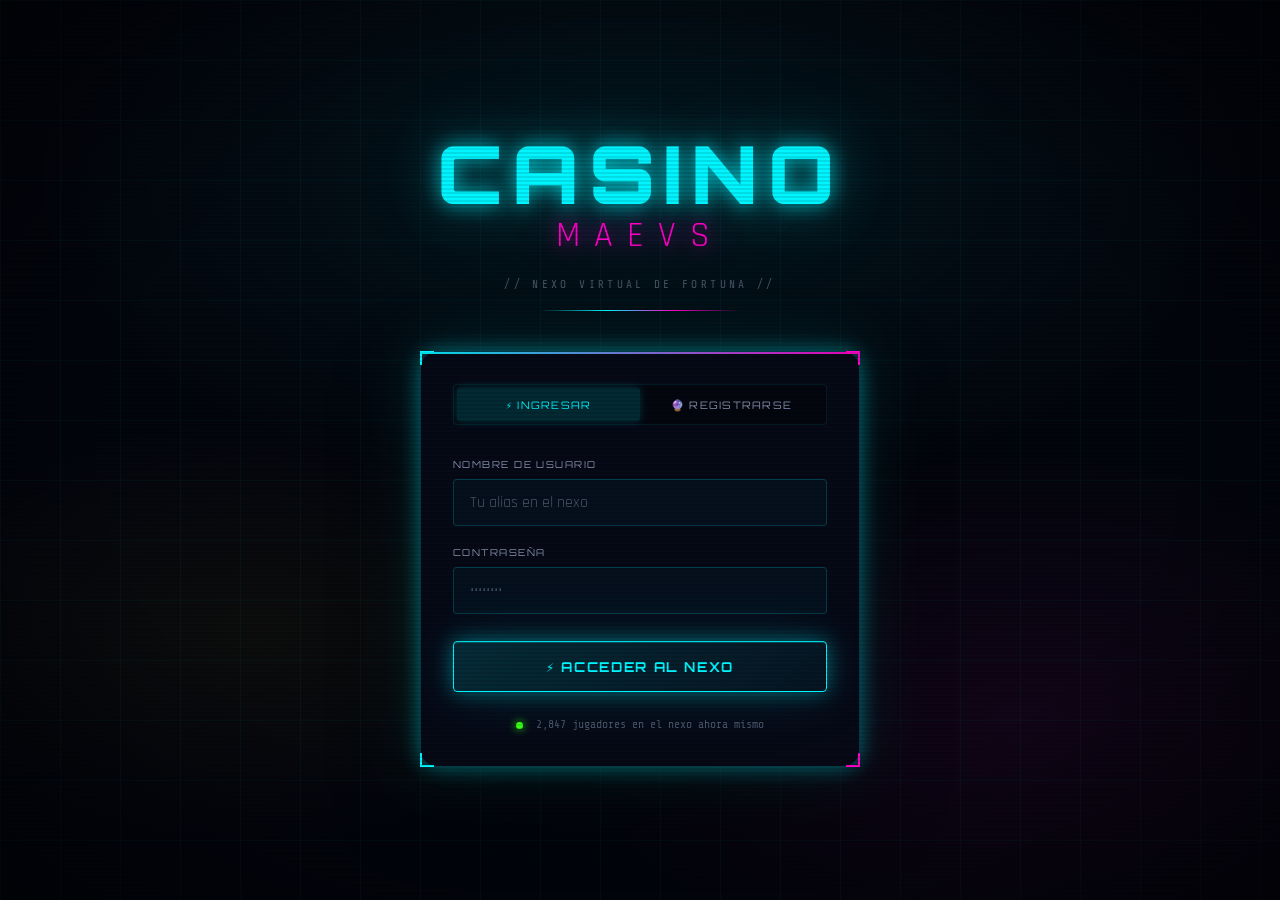
<file: Frontend/index.html>
<!DOCTYPE html>
<html lang="es">
<head>
  <meta charset="UTF-8" />
  <meta name="viewport" content="width=device-width, initial-scale=1.0" />
  <title>Casino Maevs — Ingresa al Nexo</title>
  <link rel="stylesheet" href="assets/css/main.css" />
  <style>
    /* ── INDEX-SPECIFIC ── */
    body { display: flex; flex-direction: column; align-items: center; justify-content: center; min-height: 100vh; }

    /* ── HERO BG ── */
    .hero-bg {
      position: fixed; inset: 0; z-index: 0;
      background: radial-gradient(ellipse 80% 60% at 50% 20%, rgba(0,245,255,0.07) 0%, transparent 60%),
                  radial-gradient(ellipse 60% 50% at 80% 80%, rgba(255,0,200,0.06) 0%, transparent 60%),
                  radial-gradient(ellipse 50% 40% at 20% 70%, rgba(255,215,0,0.04) 0%, transparent 60%),
                  var(--bg-void);
    }

    /* ── LOGO HERO ── */
    .hero-logo {
      text-align: center;
      margin-bottom: 2.5rem;
      position: relative;
    }

    .logo-casino {
      font-family: var(--font-display);
      font-size: clamp(2.5rem, 8vw, 5rem);
      font-weight: 900;
      letter-spacing: 0.12em;
      line-height: 1;
      color: var(--neon-cyan);
      text-shadow:
        0 0 20px rgba(0,245,255,0.8),
        0 0 60px rgba(0,245,255,0.4),
        0 0 120px rgba(0,245,255,0.2);
      animation: flicker 6s infinite;
    }

    .logo-maevs {
      display: block;
      font-size: clamp(1.2rem, 4vw, 2.2rem);
      color: var(--neon-magenta);
      text-shadow:
        0 0 20px rgba(255,0,200,0.8),
        0 0 60px rgba(255,0,200,0.4);
      letter-spacing: 0.4em;
      margin-top: -0.3rem;
    }

    .logo-sub {
      font-family: var(--font-mono);
      font-size: 0.7rem;
      color: var(--text-dim);
      letter-spacing: 0.3em;
      margin-top: 0.75rem;
    }

    /* Decorative line under logo */
    .logo-line {
      width: 200px; height: 1px;
      background: linear-gradient(90deg, transparent, var(--neon-cyan), var(--neon-magenta), transparent);
      margin: 1rem auto 0;
    }

    /* ── AUTH PANEL ── */
    .auth-panel {
      position: relative; z-index: 1;
      width: 100%; max-width: 440px;
      background: rgba(7,11,24,0.9);
      border: 1px solid rgba(0,245,255,0.2);
      border-radius: var(--radius-lg);
      padding: 2rem;
      backdrop-filter: blur(20px);
      box-shadow: var(--shadow-cyan), 0 30px 80px rgba(0,0,0,0.6);
    }

    .auth-panel::before {
      content: '';
      position: absolute; top: 0; left: 0; right: 0;
      height: 2px;
      background: linear-gradient(90deg, var(--neon-cyan), var(--neon-magenta), var(--neon-cyan));
      border-radius: var(--radius-lg) var(--radius-lg) 0 0;
      animation: shimmer 3s linear infinite;
      background-size: 200% 100%;
    }

    @keyframes shimmer {
      0%   { background-position: -200% 0; }
      100% { background-position: 200% 0; }
    }

    /* ── TABS ── */
    .auth-tabs {
      display: grid; grid-template-columns: 1fr 1fr;
      background: rgba(0,0,0,0.3);
      border-radius: var(--radius-sm);
      padding: 3px;
      margin-bottom: 2rem;
      border: 1px solid rgba(0,245,255,0.1);
    }

    .tab-btn {
      font-family: var(--font-display);
      font-size: 0.65rem;
      letter-spacing: 0.12em;
      text-transform: uppercase;
      color: var(--text-secondary);
      background: transparent;
      border: none;
      padding: 0.6rem;
      border-radius: 3px;
      cursor: pointer;
      transition: var(--transition);
    }

    .tab-btn.active {
      background: rgba(0,245,255,0.15);
      color: var(--neon-cyan);
      box-shadow: 0 0 10px rgba(0,245,255,0.2);
    }

    /* ── FORM ── */
    .form-group { margin-bottom: 1.2rem; }

    .form-label {
      display: block;
      font-family: var(--font-display);
      font-size: 0.6rem;
      letter-spacing: 0.15em;
      color: var(--text-secondary);
      text-transform: uppercase;
      margin-bottom: 0.4rem;
    }

    .form-panel { display: none; }
    .form-panel.active { display: block; animation: fadeInUp 0.3s ease; }

    /* ── AVATAR SELECT ── */
    .avatar-select {
      display: grid; grid-template-columns: repeat(3, 1fr);
      gap: 0.5rem; margin-top: 0.5rem;
    }

    .avatar-opt {
      padding: 0.5rem;
      text-align: center;
      font-family: var(--font-display);
      font-size: 0.55rem;
      letter-spacing: 0.08em;
      color: var(--text-secondary);
      background: rgba(0,0,0,0.3);
      border: 1px solid rgba(0,245,255,0.1);
      border-radius: var(--radius-sm);
      cursor: pointer;
      transition: var(--transition);
    }

    .avatar-opt input { display: none; }

    .avatar-opt:has(input:checked),
    .avatar-opt.selected {
      color: var(--neon-cyan);
      border-color: var(--neon-cyan);
      background: rgba(0,245,255,0.08);
      box-shadow: 0 0 10px rgba(0,245,255,0.15);
    }

    .avatar-icon { font-size: 1.6rem; display: block; margin-bottom: 0.3rem; }

    /* ── ERROR ── */
    .form-error {
      font-family: var(--font-mono);
      font-size: 0.72rem;
      color: var(--neon-red);
      margin-top: 0.4rem;
      display: none;
    }

    /* ── DECORATIVE CORNER ── */
    .corner { position: absolute; width: 14px; height: 14px; }
    .corner-tl { top: -1px; left: -1px; border-top: 2px solid var(--neon-cyan); border-left: 2px solid var(--neon-cyan); }
    .corner-tr { top: -1px; right: -1px; border-top: 2px solid var(--neon-magenta); border-right: 2px solid var(--neon-magenta); }
    .corner-bl { bottom: -1px; left: -1px; border-bottom: 2px solid var(--neon-cyan); border-left: 2px solid var(--neon-cyan); }
    .corner-br { bottom: -1px; right: -1px; border-bottom: 2px solid var(--neon-magenta); border-right: 2px solid var(--neon-magenta); }

    /* ── PARTICLES ── */
    .particles { position: fixed; inset: 0; pointer-events: none; z-index: 0; overflow: hidden; }
    .particle {
      position: absolute;
      width: 2px; height: 2px;
      background: var(--neon-cyan);
      border-radius: 50%;
      opacity: 0;
      animation: floatUp var(--dur, 8s) var(--delay, 0s) linear infinite;
    }

    @keyframes floatUp {
      0%   { transform: translateY(100vh) translateX(0); opacity: 0; }
      10%  { opacity: 0.7; }
      90%  { opacity: 0.4; }
      100% { transform: translateY(-10vh) translateX(var(--dx, 50px)); opacity: 0; }
    }

    .online-count {
      text-align: center;
      font-family: var(--font-mono);
      font-size: 0.72rem;
      color: var(--text-dim);
      margin-top: 1.5rem;
    }

    .online-dot {
      display: inline-block;
      width: 7px; height: 7px;
      background: var(--neon-green);
      border-radius: 50%;
      box-shadow: 0 0 8px var(--neon-green);
      animation: pulse 2s infinite;
      margin-right: 0.4rem;
      vertical-align: middle;
    }

    @keyframes pulseGreen {
      0%, 100% { box-shadow: 0 0 8px var(--neon-green); }
      50%       { box-shadow: 0 0 18px var(--neon-green), 0 0 35px rgba(57,255,20,0.4); }
    }
  </style>
</head>
<body>

  <!-- Background layers -->
  <div class="hero-bg"></div>
  <div class="grid-bg"></div>
  <div class="particles" id="particles"></div>
  <div id="toast-container"></div>

  <!-- Logo -->
  <div class="hero-logo" style="position:relative;z-index:1;">
    <div class="logo-casino">CASINO</div>
    <span class="logo-maevs">MAEVS</span>
    <p class="logo-sub">// NEXO VIRTUAL DE FORTUNA //</p>
    <div class="logo-line"></div>
  </div>

  <!-- Auth Panel -->
  <div class="auth-panel">
    <div class="corner corner-tl"></div>
    <div class="corner corner-tr"></div>
    <div class="corner corner-bl"></div>
    <div class="corner corner-br"></div>

    <!-- Tabs -->
    <div class="auth-tabs">
      <button class="tab-btn active" onclick="switchTab('login')">⚡ Ingresar</button>
      <button class="tab-btn" onclick="switchTab('register')">🔮 Registrarse</button>
    </div>

    <!-- LOGIN FORM -->
    <div class="form-panel active" id="panel-login">
      <div class="form-group">
        <label class="form-label">Nombre de usuario</label>
        <input type="text" id="login-user" class="input-neon" placeholder="Tu alias en el nexo" autocomplete="username" />
      </div>
      <div class="form-group">
        <label class="form-label">Contraseña</label>
        <input type="password" id="login-pass" class="input-neon" placeholder="••••••••" autocomplete="current-password" />
        <div class="form-error" id="login-error">⛔ Credenciales incorrectas</div>
      </div>
      <button class="btn btn-cyan btn-lg" style="width:100%;margin-top:0.5rem;" onclick="doLogin()">
        ⚡ ACCEDER AL NEXO
      </button>
    </div>

    <!-- REGISTER FORM -->
    <div class="form-panel" id="panel-register">
      <div class="form-group">
        <label class="form-label">Nombre de usuario (mín. 3 caracteres)</label>
        <input type="text" id="reg-user" class="input-neon" placeholder="Elige tu alias" autocomplete="username" />
        <div class="form-error" id="reg-user-error"></div>
      </div>
      <div class="form-group">
        <label class="form-label">Contraseña (mín. 6 caracteres)</label>
        <input type="password" id="reg-pass" class="input-neon" placeholder="••••••••" autocomplete="new-password" />
        <div class="form-error" id="reg-pass-error"></div>
      </div>

      <div class="form-group">
        <label class="form-label">Estilo de avatar</label>
        <div class="avatar-select">
          <label class="avatar-opt selected" id="opt-guerrero">
            <input type="radio" name="avatar" value="Guerrero Galáctico" checked />
            <span class="avatar-icon">⚔️</span>Guerrero
          </label>
          <label class="avatar-opt" id="opt-ciberpunk">
            <input type="radio" name="avatar" value="Ciberpunk" />
            <span class="avatar-icon">🤖</span>Ciberpunk
          </label>
          <label class="avatar-opt" id="opt-sombra">
            <input type="radio" name="avatar" value="Sombra del Vacío" />
            <span class="avatar-icon">🌑</span>Sombra
          </label>
        </div>
      </div>

      <button class="btn btn-magenta btn-lg" style="width:100%;margin-top:0.5rem;" onclick="doRegister()">
        🔮 CREAR MI IDENTIDAD
      </button>
    </div>

    <p class="online-count" style="margin-top:1.5rem;">
      <span class="online-dot"></span>
      <span id="online-num">2,847</span> jugadores en el nexo ahora mismo
    </p>
  </div>

  <script>
    const API = 'http://localhost:5000';

    // ── Particles ──
    const pc = document.getElementById('particles');
    for (let i = 0; i < 25; i++) {
      const p = document.createElement('div');
      p.className = 'particle';
      p.style.cssText = `left:${Math.random()*100}%;--dur:${6+Math.random()*10}s;--delay:${Math.random()*8}s;--dx:${(Math.random()-0.5)*100}px;background:${Math.random()>0.5?'var(--neon-cyan)':'var(--neon-magenta)'};opacity:0;`;
      pc.appendChild(p);
    }

    // ── Fake online counter ──
    setInterval(() => {
      const base = 2847;
      document.getElementById('online-num').textContent = (base + Math.floor(Math.random()*50 - 25)).toLocaleString();
    }, 3000);

    // ── Toast ──
    function toast(msg, type='info') {
      const t = document.createElement('div');
      t.className = `toast toast-${type}`;
      t.textContent = msg;
      document.getElementById('toast-container').appendChild(t);
      setTimeout(() => t.remove(), 3500);
    }

    // ── Tab switch ──
    function switchTab(tab) {
      document.querySelectorAll('.tab-btn').forEach((b,i) => b.classList.toggle('active', (tab==='login'?i===0:i===1)));
      document.getElementById('panel-login').classList.toggle('active', tab==='login');
      document.getElementById('panel-register').classList.toggle('active', tab==='register');
    }

    // ── Login ──
    async function doLogin() {
      const username = document.getElementById('login-user').value.trim();
      const password = document.getElementById('login-pass').value;
      if (!username || !password) { toast('Completa todos los campos', 'error'); return; }

      try {
        const res = await fetch(`${API}/api/auth/login`, {
          method: 'POST',
          headers: {'Content-Type':'application/json'},
          body: JSON.stringify({ username, contraseña: password })
        });
        if (res.ok) {
          const data = await res.json();
          toast(`✅ Bienvenido, ${data.username}!`, 'success');
          setTimeout(() => window.location.href = 'lobby.html', 1200);
        } else {
          document.getElementById('login-error').style.display = 'block';
          toast('Credenciales incorrectas', 'error');
        }
      } catch {
        toast('⚠️ No se pudo conectar con el servidor. ¿Está corriendo el backend?', 'error');
      }
    }

    // ── Register ──
    async function doRegister() {
      const username = document.getElementById('reg-user').value.trim();
      const password = document.getElementById('reg-pass').value;
      const avatar   = document.querySelector('input[name="avatar"]:checked')?.value || 'Clásico';

      document.querySelectorAll('.form-error').forEach(e => e.style.display='none');

      if (username.length < 3) {
        const el = document.getElementById('reg-user-error');
        el.textContent = 'Mínimo 3 caracteres'; el.style.display = 'block'; return;
      }
      if (password.length < 6) {
        const el = document.getElementById('reg-pass-error');
        el.textContent = 'Mínimo 6 caracteres'; el.style.display = 'block'; return;
      }

      try {
        const res = await fetch(`${API}/api/auth/registrar`, {
          method: 'POST',
          headers: {'Content-Type':'application/json'},
          body: JSON.stringify({ username, contraseña: password, estiloAvatar: avatar })
        });
        const data = await res.json();
        if (res.ok) {
          toast(`🎉 Identidad creada: ${username}`, 'success');
          setTimeout(() => switchTab('login'), 1500);
        } else {
          toast(data.mensaje || 'Error al registrar', 'error');
        }
      } catch {
        toast('⚠️ No se pudo conectar con el servidor', 'error');
      }
    }

    // Enter key support
    document.addEventListener('keydown', e => {
      if (e.key === 'Enter') {
        if (document.getElementById('panel-login').classList.contains('active')) doLogin();
        else doRegister();
      }
    });

    // Avatar option click styling
    document.querySelectorAll('.avatar-opt').forEach(opt => {
      opt.addEventListener('click', () => {
        document.querySelectorAll('.avatar-opt').forEach(o => o.classList.remove('selected'));
        opt.classList.add('selected');
      });
    });
  </script>
</body>
</html>
</file>
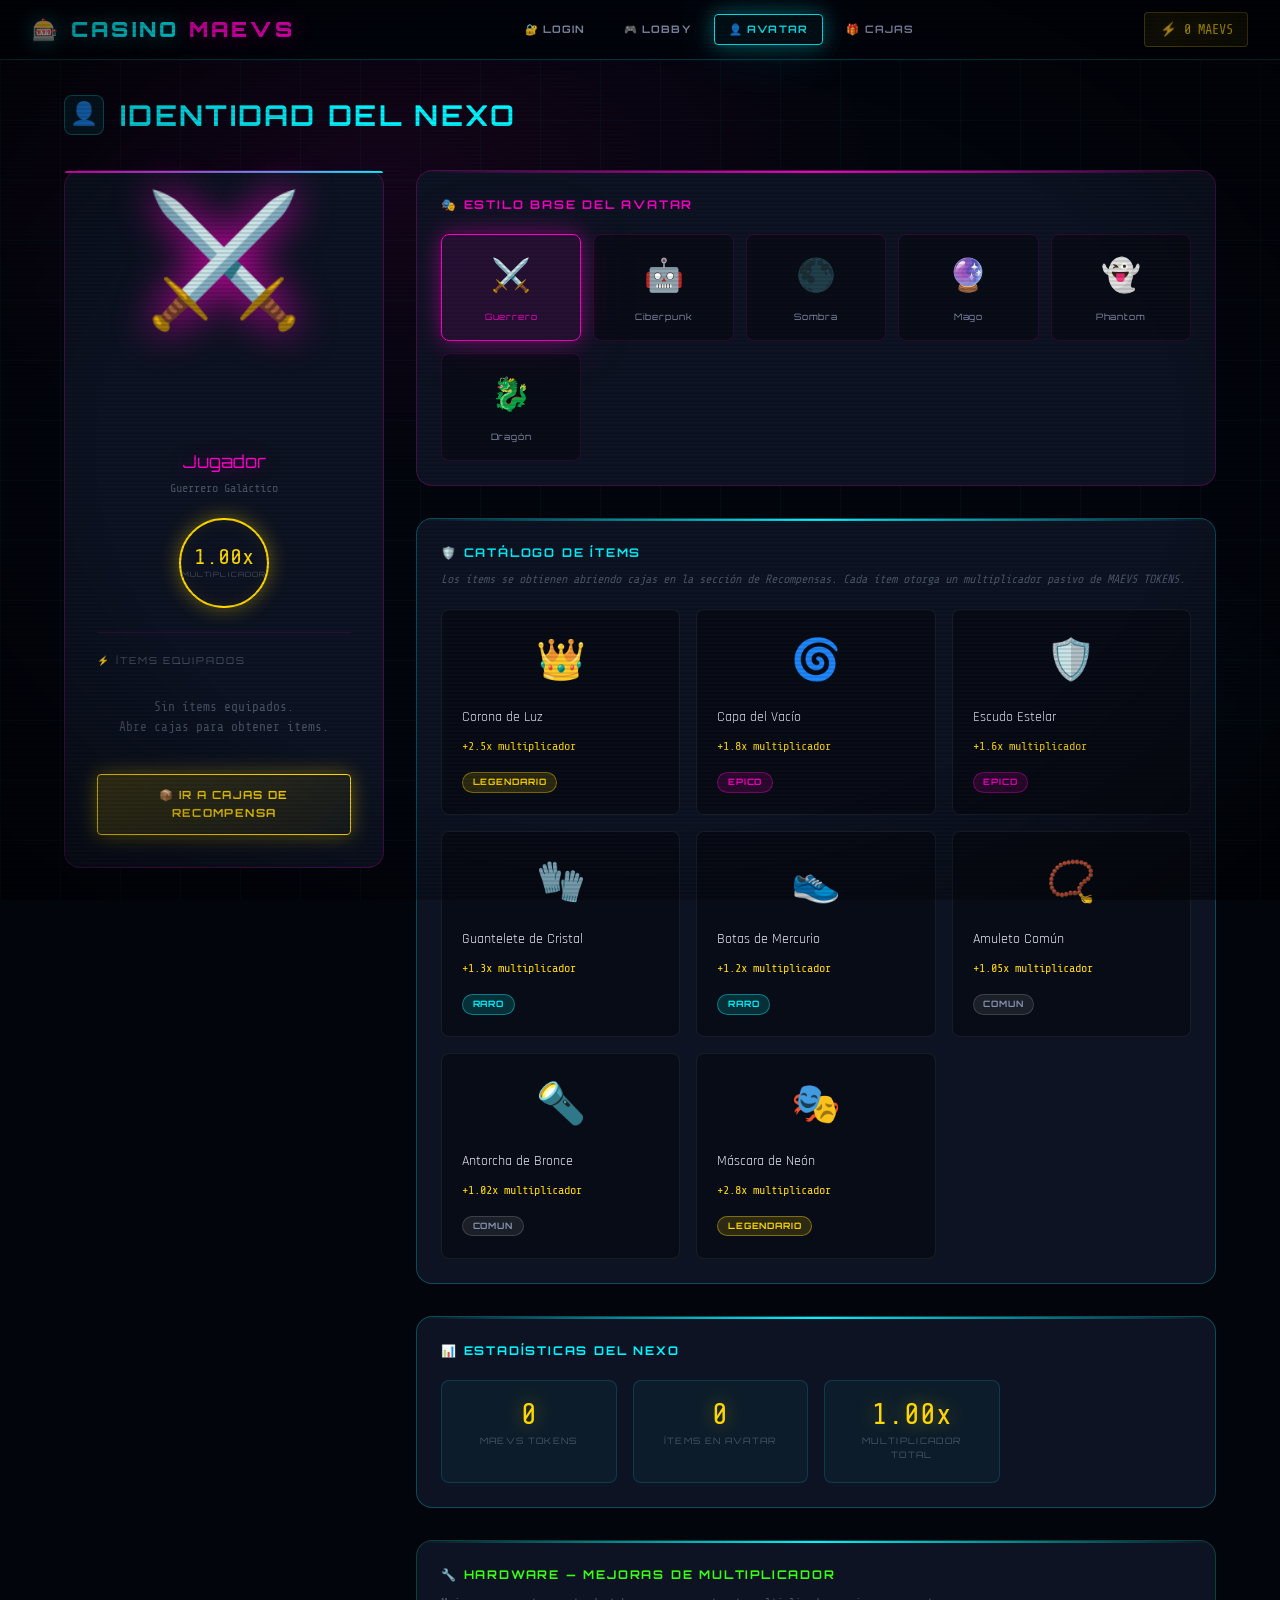
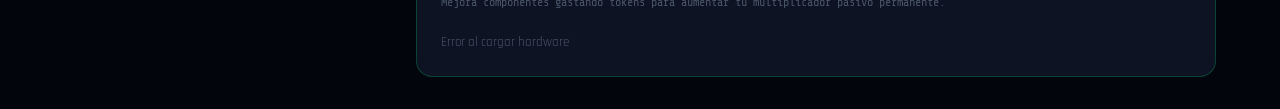
<file: Frontend/avatar.html>
<!DOCTYPE html>
<html lang="es">
<head>
  <meta charset="UTF-8" />
  <meta name="viewport" content="width=device-width, initial-scale=1.0" />
  <title>Casino Maevs — Avatar</title>
  <link rel="stylesheet" href="assets/css/main.css" />
  <style>
    .avatar-bg {
      position: fixed; inset: 0; z-index: 0;
      background:
        radial-gradient(ellipse 60% 50% at 30% 20%, rgba(255,0,200,0.07) 0%, transparent 65%),
        radial-gradient(ellipse 50% 40% at 75% 80%, rgba(0,245,255,0.05) 0%, transparent 60%),
        var(--bg-void);
    }

    /* ── AVATAR LAYOUT ── */
    .avatar-layout {
      display: grid;
      grid-template-columns: 320px 1fr;
      gap: 2rem;
      align-items: start;
    }

    @media (max-width: 900px) {
      .avatar-layout { grid-template-columns: 1fr; }
    }

    /* ── AVATAR PREVIEW ── */
    .avatar-preview-card {
      background: var(--bg-card);
      border: 1px solid rgba(255,0,200,0.25);
      border-radius: var(--radius-lg);
      padding: 2rem;
      text-align: center;
      position: sticky;
      top: 80px;
    }

    .avatar-preview-card::before {
      content: '';
      position: absolute; top: 0; left: 0; right: 0; height: 2px;
      background: linear-gradient(90deg, var(--neon-magenta), var(--neon-cyan));
      border-radius: var(--radius-lg) var(--radius-lg) 0 0;
    }

    .avatar-figure {
      width: 180px; height: 220px;
      margin: 0 auto 1.5rem;
      position: relative;
      display: flex; align-items: center; justify-content: center;
    }

    /* SVG-based avatar layers */
    .avatar-svg-wrap {
      width: 100%; height: 100%;
      position: relative;
    }

    .avatar-base {
      font-size: 8rem;
      line-height: 1;
      display: block;
      filter: drop-shadow(0 0 20px var(--neon-magenta));
      animation: avatarFloat 4s ease-in-out infinite;
    }

    @keyframes avatarFloat {
      0%, 100% { transform: translateY(0); }
      50% { transform: translateY(-8px); }
    }

    .avatar-accessory {
      position: absolute;
      font-size: 2.5rem;
      filter: drop-shadow(0 0 10px var(--neon-gold));
    }

    .acc-top    { top: 0; left: 50%; transform: translateX(-50%); }
    .acc-middle { top: 40%; right: 0; }
    .acc-bottom { bottom: 0; left: 50%; transform: translateX(-50%); }

    .avatar-name {
      font-family: var(--font-display);
      font-size: 1.1rem;
      color: var(--neon-magenta);
      text-shadow: var(--shadow-magenta);
      margin-bottom: 0.25rem;
    }

    .avatar-style {
      font-family: var(--font-mono);
      font-size: 0.75rem;
      color: var(--text-dim);
      margin-bottom: 1.25rem;
    }

    /* ── MULTIPLIER RING ── */
    .mult-ring {
      display: inline-flex;
      align-items: center;
      justify-content: center;
      width: 90px; height: 90px;
      border-radius: 50%;
      border: 2px solid var(--neon-gold);
      box-shadow: var(--shadow-gold), inset 0 0 20px rgba(255,215,0,0.06);
      flex-direction: column;
      margin: 0 auto 1.5rem;
    }

    .mult-value {
      font-family: var(--font-mono);
      font-size: 1.4rem;
      color: var(--neon-gold);
      line-height: 1;
    }

    .mult-label {
      font-family: var(--font-display);
      font-size: 0.45rem;
      letter-spacing: 0.15em;
      color: var(--text-dim);
    }

    /* ── EQUIPPED LIST ── */
    .equipped-list {
      text-align: left;
      border-top: 1px solid rgba(255,0,200,0.15);
      padding-top: 1.25rem;
    }

    .equipped-title {
      font-family: var(--font-display);
      font-size: 0.6rem;
      letter-spacing: 0.2em;
      color: var(--text-dim);
      text-transform: uppercase;
      margin-bottom: 0.75rem;
    }

    .equipped-item {
      display: flex; align-items: center; gap: 0.75rem;
      padding: 0.6rem 0.75rem;
      background: rgba(255,0,200,0.04);
      border: 1px solid rgba(255,0,200,0.15);
      border-radius: var(--radius-sm);
      margin-bottom: 0.5rem;
      animation: fadeInUp 0.3s ease;
    }

    .equipped-item-icon { font-size: 1.3rem; }

    .equipped-item-info { flex: 1; }

    .equipped-item-name {
      font-family: var(--font-body);
      font-size: 0.85rem;
      color: var(--text-primary);
    }

    .equipped-item-mult {
      font-family: var(--font-mono);
      font-size: 0.7rem;
      color: var(--neon-magenta);
    }

    .empty-equipped {
      text-align: center;
      color: var(--text-dim);
      font-family: var(--font-mono);
      font-size: 0.8rem;
      padding: 1rem;
    }

    /* ── RIGHT PANEL ── */
    .avatar-right { display: flex; flex-direction: column; gap: 2rem; }

    /* ── STYLE SELECTOR ── */
    .style-grid {
      display: grid;
      grid-template-columns: repeat(auto-fill, minmax(130px, 1fr));
      gap: 0.75rem;
    }

    .style-opt {
      padding: 1rem 0.75rem;
      text-align: center;
      background: rgba(0,0,0,0.3);
      border: 1px solid rgba(255,0,200,0.15);
      border-radius: var(--radius-md);
      cursor: pointer;
      transition: var(--transition);
    }

    .style-opt:hover {
      border-color: rgba(255,0,200,0.5);
      background: rgba(255,0,200,0.05);
      transform: translateY(-3px);
    }

    .style-opt.active {
      border-color: var(--neon-magenta);
      background: rgba(255,0,200,0.1);
      box-shadow: var(--shadow-magenta);
    }

    .style-emoji { font-size: 2rem; display: block; margin-bottom: 0.5rem; }
    .style-name {
      font-family: var(--font-display);
      font-size: 0.55rem;
      letter-spacing: 0.1em;
      color: var(--text-secondary);
    }

    .style-opt.active .style-name { color: var(--neon-magenta); }

    /* ── LOOT CATALOG ── */
    .loot-grid {
      display: grid;
      grid-template-columns: repeat(auto-fill, minmax(200px, 1fr));
      gap: 1rem;
    }

    .loot-item {
      background: rgba(0,0,0,0.35);
      border-radius: var(--radius-md);
      padding: 1.25rem;
      border: 1px solid rgba(255,255,255,0.07);
      transition: var(--transition);
      position: relative;
    }

    .loot-item:hover {
      transform: translateY(-4px);
      box-shadow: var(--shadow-cyan);
      border-color: rgba(0,245,255,0.3);
    }

    .loot-item.legendario:hover { box-shadow: var(--shadow-gold); border-color: rgba(255,215,0,0.4); }
    .loot-item.epico:hover { box-shadow: var(--shadow-magenta); border-color: rgba(255,0,200,0.4); }

    .loot-icon { font-size: 2.5rem; text-align: center; display: block; margin-bottom: 0.75rem; }
    .loot-name { font-size: 0.9rem; color: var(--text-primary); margin-bottom: 0.5rem; }
    .loot-mult {
      font-family: var(--font-mono);
      font-size: 0.75rem;
      color: var(--neon-gold);
      margin-bottom: 0.75rem;
    }

    .info-note {
      font-family: var(--font-mono);
      font-size: 0.75rem;
      color: var(--text-dim);
      font-style: italic;
    }

    /* ── HARDWARE CARD ── */
    .hw-item {
      background: rgba(0,255,136,0.03);
      border: 1px solid rgba(0,255,136,0.15);
      border-radius: var(--radius-md);
      padding: 0.9rem 1rem;
      display: flex; align-items: center; gap: 0.75rem; flex-wrap: wrap;
    }
    .hw-icon { font-size: 1.5rem; flex-shrink: 0; }
    .hw-info { flex: 1; min-width: 120px; }
    .hw-name { font-family: var(--font-display); font-size: 0.72rem; letter-spacing: 0.08em; color: var(--neon-green); margin-bottom: 3px; }
    .hw-level { font-family: var(--font-mono); font-size: 0.68rem; color: var(--text-secondary); }
    .hw-bonus { font-family: var(--font-mono); font-size: 0.75rem; color: var(--neon-gold); }
    .hw-track { flex: 1; min-width: 80px; }
    .hw-bar { height: 5px; background: rgba(0,255,136,0.1); border-radius: 3px; overflow: hidden; }
    .hw-fill { height: 100%; background: linear-gradient(90deg, var(--neon-green), var(--neon-cyan)); border-radius: 3px; transition: width 0.4s ease; }
    .hw-cost { font-family: var(--font-mono); font-size: 0.62rem; color: var(--text-dim); margin-top: 3px; }
  </style>
</head>
<body>

  <div class="avatar-bg"></div>
  <div class="grid-bg"></div>
  <div id="toast-container"></div>

  <nav class="navbar">
    <span class="navbar-logo">🎰 CASINO <span>MAEVS</span></span>
    <div class="navbar-links">
      <a href="index.html" class="nav-link">🔐 Login</a>
      <a href="lobby.html" class="nav-link">🎮 Lobby</a>
      <a href="avatar.html" class="nav-link active">👤 Avatar</a>
      <a href="rewards.html" class="nav-link">🎁 Cajas</a>
    </div>
    <div class="navbar-tokens">⚡ <span id="nav-tokens">0</span> MAEVS</div>
  </nav>

  <div class="page-content">

    <div class="section-header" style="margin-bottom:2rem;">
      <div class="section-icon">👤</div>
      <h2>IDENTIDAD DEL NEXO</h2>
    </div>

    <div class="avatar-layout">

      <!-- LEFT: Avatar Preview -->
      <div class="avatar-preview-card fade-in">
        <div class="avatar-figure">
          <div class="avatar-svg-wrap">
            <span class="avatar-base" id="avatar-emoji">⚔️</span>
            <span class="avatar-accessory acc-top"    id="acc-top"></span>
            <span class="avatar-accessory acc-middle" id="acc-mid"></span>
            <span class="avatar-accessory acc-bottom" id="acc-bot"></span>
          </div>
        </div>

        <div class="avatar-name" id="avatar-username">Jugador</div>
        <div class="avatar-style" id="avatar-style-label">Guerrero Galáctico</div>

        <div class="mult-ring">
          <div class="mult-value" id="mult-display">1.00x</div>
          <div class="mult-label">MULTIPLICADOR</div>
        </div>

        <div class="equipped-list">
          <div class="equipped-title">⚡ Ítems equipados</div>
          <div id="equipped-items-list">
            <div class="empty-equipped">Sin ítems equipados.<br/>Abre cajas para obtener items.</div>
          </div>
        </div>

        <div style="margin-top:1.25rem;">
          <a href="rewards.html" class="btn btn-gold" style="width:100%;justify-content:center;">
            📦 Ir a Cajas de Recompensa
          </a>
        </div>
      </div>

      <!-- RIGHT: Customization -->
      <div class="avatar-right">

        <!-- Style Selector -->
        <div class="card card-magenta fade-in">
          <h3 style="color:var(--neon-magenta);margin-bottom:1.25rem;font-size:0.75rem;letter-spacing:0.15em;">
            🎭 ESTILO BASE DEL AVATAR
          </h3>
          <div class="style-grid">
            <div class="style-opt active" data-style="Guerrero Galáctico" data-emoji="⚔️" onclick="selectStyle(this)">
              <span class="style-emoji">⚔️</span>
              <div class="style-name">Guerrero</div>
            </div>
            <div class="style-opt" data-style="Ciberpunk" data-emoji="🤖" onclick="selectStyle(this)">
              <span class="style-emoji">🤖</span>
              <div class="style-name">Ciberpunk</div>
            </div>
            <div class="style-opt" data-style="Sombra del Vacío" data-emoji="🌑" onclick="selectStyle(this)">
              <span class="style-emoji">🌑</span>
              <div class="style-name">Sombra</div>
            </div>
            <div class="style-opt" data-style="Mago Cuántico" data-emoji="🔮" onclick="selectStyle(this)">
              <span class="style-emoji">🔮</span>
              <div class="style-name">Mago</div>
            </div>
            <div class="style-opt" data-style="Neon Phantom" data-emoji="👻" onclick="selectStyle(this)">
              <span class="style-emoji">👻</span>
              <div class="style-name">Phantom</div>
            </div>
            <div class="style-opt" data-style="Dragón Digital" data-emoji="🐉" onclick="selectStyle(this)">
              <span class="style-emoji">🐉</span>
              <div class="style-name">Dragón</div>
            </div>
          </div>
        </div>

        <!-- Item Catalog -->
        <div class="card fade-in" style="animation-delay:0.1s;">
          <h3 style="color:var(--neon-cyan);margin-bottom:0.5rem;font-size:0.75rem;letter-spacing:0.15em;">
            🛡️ CATÁLOGO DE ÍTEMS
          </h3>
          <p class="info-note" style="margin-bottom:1.25rem;">
            Los ítems se obtienen abriendo cajas en la sección de Recompensas. Cada ítem otorga un multiplicador pasivo de MAEVS TOKENS.
          </p>
          <div class="loot-grid" id="loot-catalog">
            <!-- Populated by JS -->
          </div>
        </div>

        <!-- Stats -->
        <div class="card fade-in" style="animation-delay:0.2s;">
          <h3 style="color:var(--neon-cyan);margin-bottom:1.25rem;font-size:0.75rem;letter-spacing:0.15em;">
            📊 ESTADÍSTICAS DEL NEXO
          </h3>
          <div style="display:grid;grid-template-columns:repeat(auto-fill,minmax(140px,1fr));gap:1rem;">
            <div class="stat-box"><div class="stat-value" id="stat-tokens">0</div><div class="stat-label">MAEVS Tokens</div></div>
            <div class="stat-box"><div class="stat-value" id="stat-items-count">0</div><div class="stat-label">Ítems en avatar</div></div>
            <div class="stat-box"><div class="stat-value" id="stat-mult-stat">1.00x</div><div class="stat-label">Multiplicador total</div></div>
          </div>
        </div>

        <!-- Hardware Upgrades (NUEVO) -->
        <div class="card fade-in" style="animation-delay:0.3s; border-color:rgba(0,255,136,0.2);">
          <h3 style="color:var(--neon-green);margin-bottom:0.5rem;font-size:0.75rem;letter-spacing:0.15em;">
            🔧 HARDWARE — Mejoras de Multiplicador
          </h3>
          <p style="font-family:var(--font-mono);font-size:0.75rem;color:var(--text-dim);margin-bottom:1.25rem;">
            Mejora componentes gastando tokens para aumentar tu multiplicador pasivo permanente.
          </p>
          <div id="hardware-list" style="display:flex;flex-direction:column;gap:0.75rem;">
            <div style="color:var(--text-dim);font-size:0.8rem;">⟳ Cargando componentes...</div>
          </div>
        </div>

      </div>
    </div>
  </div>

  <script>
    const API = 'http://localhost:5000';

    function toast(msg, type='info') {
      const t = document.createElement('div');
      t.className = `toast toast-${type}`;
      t.textContent = msg;
      document.getElementById('toast-container').appendChild(t);
      setTimeout(() => t.remove(), 3500);
    }

    const lootPool = [
      { nombre: 'Corona de Luz',        rareza: 'Legendario', mult: 2.50, emoji: '👑' },
      { nombre: 'Capa del Vacío',        rareza: 'Epico',      mult: 1.80, emoji: '🌀' },
      { nombre: 'Escudo Estelar',        rareza: 'Epico',      mult: 1.60, emoji: '🛡️' },
      { nombre: 'Guantelete de Cristal', rareza: 'Raro',       mult: 1.30, emoji: '🧤' },
      { nombre: 'Botas de Mercurio',     rareza: 'Raro',       mult: 1.20, emoji: '👟' },
      { nombre: 'Amuleto Común',         rareza: 'Comun',      mult: 1.05, emoji: '📿' },
      { nombre: 'Antorcha de Bronce',    rareza: 'Comun',      mult: 1.02, emoji: '🔦' },
      { nombre: 'Máscara de Neón',       rareza: 'Legendario', mult: 2.80, emoji: '🎭' },
    ];

    function renderCatalog() {
      document.getElementById('loot-catalog').innerHTML = lootPool.map(item => `
        <div class="loot-item ${item.rareza.toLowerCase()}">
          <span class="loot-icon">${item.emoji}</span>
          <div class="loot-name">${item.nombre}</div>
          <div class="loot-mult">+${item.mult}x multiplicador</div>
          <span class="badge badge-${item.rareza.toLowerCase()}">${item.rareza}</span>
        </div>
      `).join('');
    }

    async function loadUser() {
      try {
        const res = await fetch(`${API}/api/usuario`);
        if (!res.ok) return;
        const d = await res.json();

        document.getElementById('nav-tokens').textContent    = d.tokens.toLocaleString();
        document.getElementById('avatar-username').textContent = d.username;
        document.getElementById('avatar-style-label').textContent = d.avatarEstilo;
        document.getElementById('stat-tokens').textContent     = d.tokens.toLocaleString();
        document.getElementById('stat-items-count').textContent = d.itemsEquipados.length;

        const mult = (1 + d.multiplicador).toFixed(2) + 'x';
        document.getElementById('mult-display').textContent    = mult;
        document.getElementById('stat-mult-stat').textContent  = mult;

        // Match style emoji
        const styleMap = { 'Guerrero Galáctico':'⚔️', 'Ciberpunk':'🤖', 'Sombra del Vacío':'🌑', 'Mago Cuántico':'🔮', 'Neon Phantom':'👻', 'Dragón Digital':'🐉' };
        document.getElementById('avatar-emoji').textContent = styleMap[d.avatarEstilo] || '⚔️';

        // Equipped items
        if (d.itemsEquipados.length > 0) {
          const accIcons = ['acc-top','acc-mid','acc-bot'];
          const emojiMap = { 'Corona':'👑', 'Capa':'🌀', 'Escudo':'🛡️', 'Guantelete':'🧤', 'Botas':'👟', 'Amuleto':'📿', 'Antorcha':'🔦', 'Máscara':'🎭' };

          d.itemsEquipados.forEach((item, i) => {
            const emoji = Object.entries(emojiMap).find(([k]) => item.includes(k))?.[1] || '✨';
            if (i < 3) document.getElementById(accIcons[i]).textContent = emoji;
          });

          document.getElementById('equipped-items-list').innerHTML = d.itemsEquipados.map(item => {
            const found = lootPool.find(l => item.includes(l.nombre));
            return `<div class="equipped-item">
              <span class="equipped-item-icon">${found?.emoji || '✨'}</span>
              <div class="equipped-item-info">
                <div class="equipped-item-name">${found?.nombre || item}</div>
                <div class="equipped-item-mult">+${found?.mult || '?'}x mult</div>
              </div>
              ${found ? `<span class="badge badge-${found.rareza.toLowerCase()}">${found.rareza}</span>` : ''}
            </div>`;
          }).join('');
        }

        // Mark active style
        document.querySelectorAll('.style-opt').forEach(opt => {
          opt.classList.toggle('active', opt.dataset.style === d.avatarEstilo);
        });
      } catch { /* offline */ }
    }

    function selectStyle(el) {
      document.querySelectorAll('.style-opt').forEach(o => o.classList.remove('active'));
      el.classList.add('active');
      const emoji = el.dataset.emoji;
      const name  = el.dataset.style;
      document.getElementById('avatar-emoji').textContent = emoji;
      document.getElementById('avatar-style-label').textContent = name;
      toast(`✅ Estilo "${name}" seleccionado`, 'success');
    }

    // ── HARDWARE ──
    async function loadHardware() {
      try {
        const res = await fetch(`${API}/api/hardware/componentes`);
        if (!res.ok) return;
        const componentes = await res.json();
        const container = document.getElementById('hardware-list');
        if (!componentes.length) {
          container.innerHTML = '<div style="color:var(--text-dim);font-size:0.8rem;">Sin componentes disponibles</div>';
          return;
        }
        const hwIcons = ['🖥️', '⚙️', '💾'];
        container.innerHTML = componentes.map((c, i) => {
          const pct = Math.round((c.nivel / c.nivelMaximo) * 100);
          const maxed = c.nivel >= c.nivelMaximo;
          return `
            <div class="hw-item">
              <span class="hw-icon">${hwIcons[i] || '🔧'}</span>
              <div class="hw-info">
                <div class="hw-name">${c.nombre}</div>
                <div class="hw-level">Nivel ${c.nivel} / ${c.nivelMaximo}</div>
                <div class="hw-bonus">+${(c.bonus * 100).toFixed(0)}% bonus</div>
              </div>
              <div class="hw-track">
                <div class="hw-bar"><div class="hw-fill" style="width:${pct}%"></div></div>
                <div class="hw-cost">${maxed ? '✅ Nivel máximo' : `Costo: ${Math.round(c.costoProxima)} tokens`}</div>
              </div>
              ${!maxed ? `<button class="btn btn-cyan btn-sm" style="flex-shrink:0;" onclick="mejorarHardware(${c.id})">▲ MEJORAR</button>` : '<span style="color:var(--neon-gold);font-size:0.65rem;font-family:var(--font-display);">MAX</span>'}
            </div>
          `;
        }).join('');
      } catch { document.getElementById('hardware-list').innerHTML = '<div style="color:var(--text-dim);font-size:0.8rem;">Error al cargar hardware</div>'; }
    }

    async function mejorarHardware(id) {
      try {
        const res = await fetch(`${API}/api/hardware/mejorar/${id}`, { method: 'POST' });
        const d = await res.json();
        if (res.ok && d.exito) {
          toast(`🔧 ¡Componente mejorado! Multiplicador: ${d.multiplicadorTotal.toFixed(2)}x | Saldo: ${Math.round(d.saldoActual)} MAEVS`, 'success');
          loadUser();
          loadHardware();
        } else {
          toast(d.mensaje || '⚠ Sin fondos suficientes para mejorar', 'error');
        }
      } catch { toast('Error al mejorar componente', 'error'); }
    }

    renderCatalog();
    loadUser();
    loadHardware();
  </script>
</body>
</html>
</file>
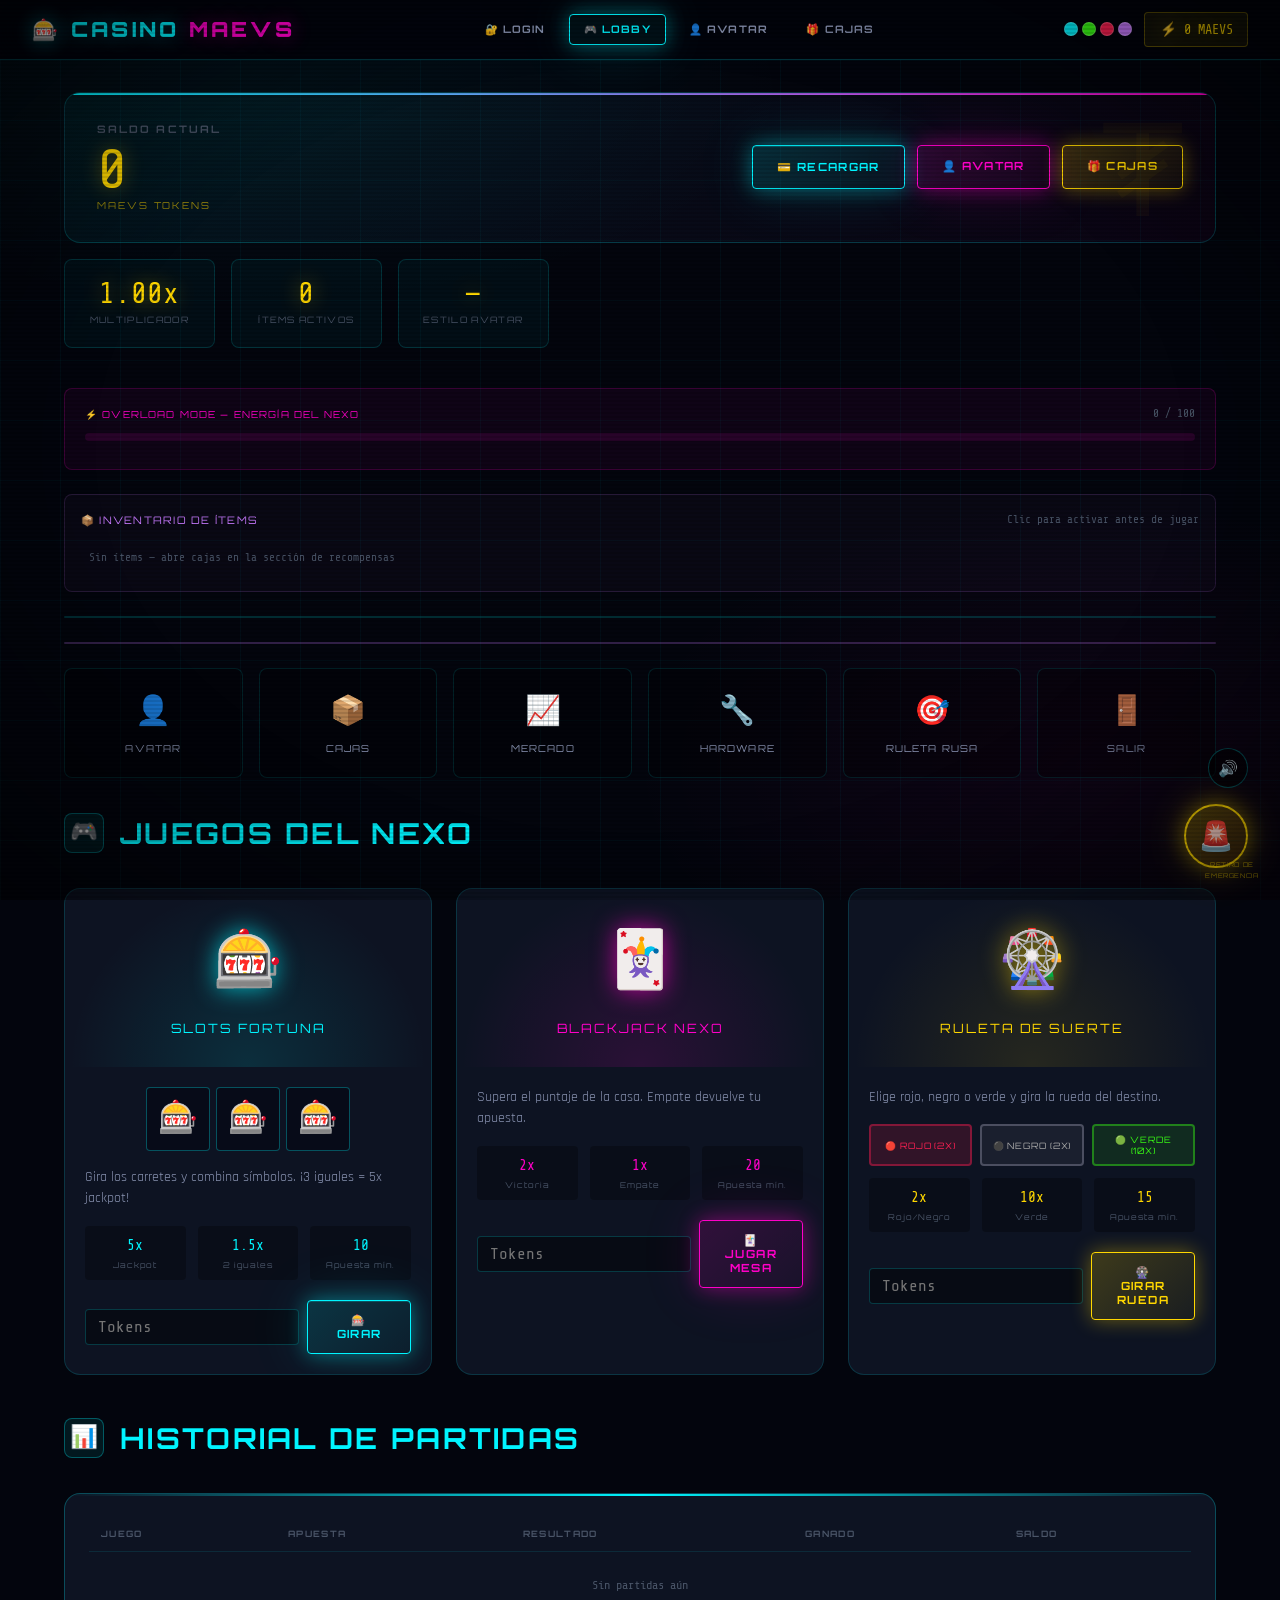
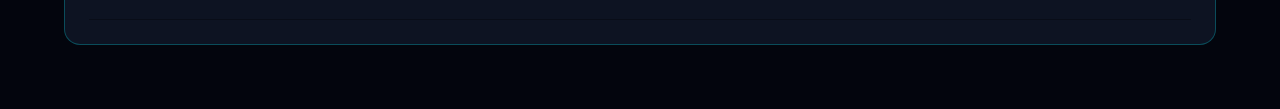
<file: Frontend/lobby.html>
<!DOCTYPE html>
<html lang="es">
<head>
  <meta charset="UTF-8" />
  <meta name="viewport" content="width=device-width, initial-scale=1.0" />
  <title>Casino Maevs — Lobby del Nexo</title>
  <link rel="stylesheet" href="assets/css/main.css" />
  <style>
    /* ── LOBBY BG ── */
    .lobby-bg {
      position: fixed; inset: 0; z-index: 0;
      background:
        radial-gradient(ellipse 70% 40% at 20% 10%, rgba(0,245,255,0.05) 0%, transparent 60%),
        radial-gradient(ellipse 60% 50% at 85% 85%, rgba(255,0,200,0.05) 0%, transparent 60%),
        var(--bg-void);
    }

    /* ── DASHBOARD ── */
    .dashboard-grid {
      display: grid;
      grid-template-columns: repeat(auto-fit, minmax(150px, 1fr));
      gap: 1rem;
      margin-bottom: 2.5rem;
    }

    /* ── TOKEN BALANCE HERO ── */
    .balance-hero {
      grid-column: 1 / -1;
      background: linear-gradient(135deg, rgba(0,245,255,0.06) 0%, rgba(255,0,200,0.04) 100%);
      border: 1px solid rgba(0,245,255,0.2);
      border-radius: var(--radius-lg);
      padding: 1.75rem 2rem;
      display: flex;
      align-items: center;
      justify-content: space-between;
      flex-wrap: wrap;
      gap: 1rem;
      position: relative;
      overflow: hidden;
    }

    .balance-hero::before {
      content: '';
      position: absolute; top: 0; left: 0; right: 0; height: 2px;
      background: linear-gradient(90deg, var(--neon-cyan), var(--neon-magenta));
    }

    .balance-hero::after {
      content: '₮';
      position: absolute; right: 2rem; top: 50%;
      transform: translateY(-50%);
      font-size: 8rem;
      color: rgba(255,215,0,0.04);
      font-family: var(--font-display);
      line-height: 1;
      pointer-events: none;
    }

    .balance-left h2 {
      font-size: 0.65rem; color: var(--text-dim); letter-spacing: 0.2em; margin-bottom: 0.3rem;
    }
    .balance-amount {
      font-family: var(--font-mono);
      font-size: clamp(2rem, 5vw, 3.5rem);
      color: var(--neon-gold);
      text-shadow: var(--shadow-gold);
      line-height: 1;
    }
    .balance-sub {
      font-family: var(--font-display);
      font-size: 0.6rem; color: var(--neon-gold); letter-spacing: 0.2em; opacity: 0.6;
    }
    .balance-actions { display: flex; gap: 0.75rem; flex-wrap: wrap; }

    /* ── PAYPAL PANEL ── */
    .paypal-panel {
      background: rgba(0,245,255,0.03);
      border: 1px solid rgba(0,245,255,0.15);
      border-radius: var(--radius-md);
      padding: 1rem 1.25rem;
      display: flex; align-items: center; gap: 1rem; flex-wrap: wrap;
      margin-bottom: 1.5rem;
    }

    /* ── GAMES GRID ── */
    .games-grid {
      display: grid;
      grid-template-columns: repeat(auto-fit, minmax(280px, 1fr));
      gap: 1.5rem;
      margin-bottom: 2.5rem;
    }

    .game-card {
      background: var(--bg-card);
      border-radius: var(--radius-lg);
      overflow: hidden;
      border: 1px solid rgba(0,245,255,0.15);
      transition: var(--transition);
    }

    .game-card:hover {
      transform: translateY(-6px);
      border-color: rgba(0,245,255,0.5);
      box-shadow: var(--shadow-cyan);
    }

    .game-header {
      padding: 1.75rem; text-align: center; position: relative; overflow: hidden;
    }

    .game-header::before {
      content: '';
      position: absolute; inset: 0;
      background: radial-gradient(circle at 50% 100%, var(--game-color, rgba(0,245,255,0.12)) 0%, transparent 70%);
    }

    .game-icon { font-size: 3.5rem; display: block; position: relative; z-index: 1; filter: drop-shadow(0 0 12px var(--game-glow, rgba(0,245,255,0.6))); }
    .game-name { font-family: var(--font-display); font-size: 0.8rem; letter-spacing: 0.15em; color: var(--neon-cyan); margin-top: 0.75rem; position: relative; z-index: 1; }

    .game-card:nth-child(2) .game-name { color: var(--neon-magenta); }
    .game-card:nth-child(3) .game-name { color: var(--neon-gold); }
    .game-card:nth-child(4) .game-name { color: var(--neon-red); }

    .game-body { padding: 1.25rem; }
    .game-desc { color: var(--text-secondary); font-size: 0.85rem; margin-bottom: 1rem; }

    .game-stats { display: flex; gap: 0.75rem; margin-bottom: 1.25rem; }
    .game-stat { flex: 1; text-align: center; background: rgba(0,0,0,0.3); border-radius: var(--radius-sm); padding: 0.5rem; }
    .game-stat-val { font-family: var(--font-mono); font-size: 0.9rem; color: var(--neon-cyan); }
    .game-card:nth-child(2) .game-stat-val { color: var(--neon-magenta); }
    .game-card:nth-child(3) .game-stat-val { color: var(--neon-gold); }
    .game-card:nth-child(4) .game-stat-val { color: var(--neon-red); }
    .game-stat-lbl { font-family: var(--font-display); font-size: 0.5rem; letter-spacing: 0.12em; color: var(--text-dim); margin-top: 0.1rem; }

    .bet-row { display: flex; gap: 0.5rem; align-items: center; }
    .bet-input {
      flex: 1;
      background: rgba(0,0,0,0.4);
      border: 1px solid rgba(0,245,255,0.2);
      border-radius: var(--radius-sm);
      color: var(--neon-gold);
      font-family: var(--font-mono);
      font-size: 1rem;
      padding: 0.5rem 0.75rem;
      outline: none;
      transition: var(--transition);
    }
    .bet-input:focus { border-color: var(--neon-gold); box-shadow: 0 0 0 2px rgba(255,215,0,0.1); }

    .result-box {
      margin-top: 1rem; padding: 0.75rem 1rem; border-radius: var(--radius-sm);
      font-family: var(--font-mono); font-size: 0.8rem;
      border: 1px solid rgba(0,245,255,0.2); background: rgba(0,0,0,0.3);
      color: var(--text-secondary); min-height: 2.5rem; transition: var(--transition); display: none;
    }
    .result-box.win  { border-color: var(--neon-green); color: var(--neon-green); background: rgba(57,255,20,0.05); display: block; }
    .result-box.lose { border-color: var(--neon-red);   color: var(--neon-red);   background: rgba(255,32,82,0.05); display: block; }
    .result-box.tie  { border-color: var(--neon-gold);  color: var(--neon-gold);  background: rgba(255,215,0,0.05); display: block; }
    .result-box.show { display: block; }

    /* Slots visual inside card */
    .slots-mini { display: flex; gap: 0.4rem; justify-content: center; margin-bottom: 1rem; }
    .slot-mini-reel {
      width: 64px; height: 64px;
      background: var(--bg-deep);
      border: 1px solid rgba(0,245,255,0.3);
      border-radius: var(--radius-sm);
      display: flex; align-items: center; justify-content: center;
      font-size: 2rem;
      transition: all 0.15s;
    }
    .slot-mini-reel.spinning { animation: miniReelSpin 0.08s linear infinite; }
    @keyframes miniReelSpin {
      from { transform: scaleY(0.1); }
      to   { transform: scaleY(1); }
    }
    .slot-mini-reel.jackpot { border-color: var(--neon-gold); box-shadow: var(--shadow-gold); }

    /* Ruleta color bet buttons */
    .color-bet-row { display: flex; gap: 0.5rem; margin-bottom: 0.75rem; }
    .color-btn {
      flex: 1; padding: 0.5rem; border-radius: var(--radius-sm);
      font-family: var(--font-display); font-size: 0.55rem; letter-spacing: 0.1em;
      text-transform: uppercase; cursor: pointer; border: 2px solid transparent;
      transition: var(--transition);
    }
    .color-btn.red-btn   { background: rgba(255,32,82,0.15); color: var(--neon-red); border-color: rgba(255,32,82,0.4); }
    .color-btn.black-btn { background: rgba(100,100,120,0.15); color: #aaa; border-color: rgba(150,150,170,0.4); }
    .color-btn.green-btn { background: rgba(57,255,20,0.1); color: var(--neon-green); border-color: rgba(57,255,20,0.4); }
    .color-btn.selected  { transform: scale(1.05); filter: brightness(1.3); }

    /* ── HISTORY ── */
    .history-section { margin-bottom: 2rem; }
    .history-table { width: 100%; border-collapse: collapse; font-size: 0.85rem; }
    .history-table th {
      font-family: var(--font-display); font-size: 0.55rem; letter-spacing: 0.15em;
      color: var(--text-dim); text-transform: uppercase; padding: 0.6rem 0.75rem;
      text-align: left; border-bottom: 1px solid rgba(0,245,255,0.1);
    }
    .history-table td {
      padding: 0.6rem 0.75rem; border-bottom: 1px solid rgba(0,0,0,0.3);
      color: var(--text-secondary); font-family: var(--font-mono); font-size: 0.75rem;
    }
    .hist-win  { color: var(--neon-green) !important; }
    .hist-lose { color: var(--neon-red) !important; }
    .hist-tie  { color: var(--neon-gold) !important; }

    /* ── QUICK ACTIONS ── */
    .quick-nav { display: flex; gap: 1rem; flex-wrap: wrap; margin-bottom: 2rem; }
    .quick-btn {
      flex: 1; min-width: 130px;
      display: flex; flex-direction: column; align-items: center; gap: 0.4rem;
      padding: 1.25rem;
      background: rgba(0,0,0,0.3);
      border: 1px solid rgba(0,245,255,0.12);
      border-radius: var(--radius-md);
      color: var(--text-secondary);
      cursor: pointer; transition: var(--transition); text-decoration: none;
    }
    .quick-btn:hover { border-color: var(--neon-cyan); color: var(--neon-cyan); background: rgba(0,245,255,0.04); transform: translateY(-3px); }
    .quick-btn-icon { font-size: 1.8rem; }
    .quick-btn-label { font-family: var(--font-display); font-size: 0.6rem; letter-spacing: 0.12em; text-transform: uppercase; }

    /* ── MERCADO ── */
    .mercado-header {
      display: flex; justify-content: space-between; align-items: center;
      padding: 0.75rem 1.25rem;
      background: rgba(200,122,255,0.08); border-bottom: 1px solid rgba(200,122,255,0.2);
    }
    .mercado-title { font-family: var(--font-display); font-size: 0.7rem; letter-spacing: 0.12em; color: #c87aff; }
    .mercado-price { font-family: var(--font-mono); font-size: 0.8rem; color: var(--neon-gold); }
    .mercado-actions { display: flex; gap: 0.75rem; flex-wrap: wrap; padding: 1.25rem; }
    .mercado-group { display: flex; flex-direction: column; gap: 0.35rem; flex: 1; min-width: 140px; }
    .mercado-group label { font-family: var(--font-display); font-size: 0.55rem; letter-spacing: 0.12em; text-transform: uppercase; color: var(--text-dim); }
    .mercado-row { display: flex; gap: 0.5rem; }
    .mercado-row .bet-input { flex: 1; }

    /* Mini price chart */
    .price-chart-wrap { padding: 0 1.25rem 0.5rem; }
    .price-chart-canvas { width: 100%; height: 50px; display: block; }

    /* ── LOGROS ── */
    .logros-mini { display: flex; gap: 0.5rem; flex-wrap: wrap; margin-top: 0.75rem; }
    .logro-tag {
      display: inline-flex; align-items: center; gap: 5px; padding: 3px 10px;
      background: rgba(255,215,0,0.07); border: 1px solid rgba(255,215,0,0.2); border-radius: 3px;
      font-family: var(--font-display); font-size: 0.58rem; letter-spacing: 0.06em; color: var(--neon-gold);
    }

    /* ── MUTE BUTTON ── */
    .mute-btn {
      position: fixed;
      bottom: 7rem; right: 2rem;
      width: 40px; height: 40px;
      background: rgba(0,0,0,0.5);
      border: 1px solid rgba(0,245,255,0.3);
      border-radius: 50%;
      color: var(--neon-cyan);
      font-size: 1rem;
      cursor: pointer;
      z-index: 500;
      display: flex; align-items: center; justify-content: center;
      transition: var(--transition);
    }
    .mute-btn:hover { background: rgba(0,245,255,0.1); }

    /* Hardware toggle btn */
    .hw-toggle-row {
      display: flex; align-items: center; gap: 0.75rem;
      padding: 0.75rem 1.25rem;
      background: rgba(0,245,255,0.05); border-bottom: 1px solid rgba(0,245,255,0.15);
    }
    .hw-toggle-row h4 { font-family: var(--font-display); font-size: 0.65rem; letter-spacing: 0.12em; color: var(--neon-cyan); }
    .hw-subtitle { font-family: var(--font-mono); font-size: 0.65rem; color: var(--text-dim); }
  </style>
</head>
<body>

  <canvas id="particles-canvas"></canvas>
  <div class="lobby-bg"></div>
  <div class="grid-bg"></div>
  <div id="toast-container"></div>

  <!-- NAVBAR -->
  <nav class="navbar">
    <span class="navbar-logo">🎰 CASINO <span>MAEVS</span></span>
    <div class="navbar-links">
      <a href="index.html" class="nav-link">🔐 Login</a>
      <a href="lobby.html" class="nav-link active">🎮 Lobby</a>
      <a href="avatar.html" class="nav-link">👤 Avatar</a>
      <a href="rewards.html" class="nav-link">🎁 Cajas</a>
    </div>
    <div style="display:flex;align-items:center;gap:0.75rem;">
      <div class="theme-switcher" title="Cambiar tema visual">
        <div class="theme-dot cyan"   onclick="setTheme('')"        title="Cyan"></div>
        <div class="theme-dot matrix" onclick="setTheme('matrix')"  title="Matrix"></div>
        <div class="theme-dot red"    onclick="setTheme('red-alert')" title="Alerta Roja"></div>
        <div class="theme-dot purple" onclick="setTheme('purple')"  title="Púrpura"></div>
      </div>
      <div class="navbar-tokens">⚡ <span id="nav-tokens">0</span> MAEVS</div>
    </div>
  </nav>

  <div class="page-content">

    <!-- BALANCE HERO -->
    <div class="dashboard-grid">
      <div class="balance-hero fade-in">
        <div class="balance-left">
          <h2>SALDO ACTUAL</h2>
          <div class="balance-amount" id="balance-display">0</div>
          <div class="balance-sub">MAEVS TOKENS</div>
        </div>
        <div class="balance-actions">
          <button class="btn btn-cyan" onclick="togglePaypal()">💳 RECARGAR</button>
          <a href="avatar.html" class="btn btn-magenta">👤 AVATAR</a>
          <a href="rewards.html" class="btn btn-gold">🎁 CAJAS</a>
        </div>
      </div>

      <div class="stat-box fade-in">
        <div class="stat-value" id="stat-mult">1.00x</div>
        <div class="stat-label">Multiplicador</div>
      </div>
      <div class="stat-box fade-in">
        <div class="stat-value" id="stat-items">0</div>
        <div class="stat-label">Ítems activos</div>
      </div>
      <div class="stat-box fade-in">
        <div class="stat-value" id="stat-avatar">—</div>
        <div class="stat-label">Estilo avatar</div>
      </div>
    </div>

    <!-- PAYPAL PANEL -->
    <div class="paypal-panel" id="paypal-panel" style="display:none;">
      <div style="font-family:var(--font-display);font-size:0.7rem;letter-spacing:0.1em;color:var(--neon-cyan);">💳 PAYPAL SANDBOX</div>
      <div style="display:flex;align-items:center;gap:0.5rem;flex:1;min-width:200px;">
        <span style="font-family:var(--font-mono);color:var(--neon-gold);">$</span>
        <input type="number" id="paypal-amount" class="input-neon" placeholder="0.00" min="1" max="1000" style="flex:1;" />
      </div>
      <button class="btn btn-gold" onclick="doRecharge()">💰 CONVERTIR A TOKENS</button>
      <small style="color:var(--text-dim);font-family:var(--font-mono);font-size:0.7rem;">1 USD = 100 MAEVS</small>
    </div>

    <!-- DISTORSIÓN ACTIVA BANNER -->
    <div class="distorsion-banner" id="distorsion-banner">
      <span class="dist-icon">⚡</span>
      <div class="dist-info">
        <div class="dist-nombre" id="dist-nombre">—</div>
        <div class="dist-desc" id="dist-desc">—</div>
      </div>
      <div class="dist-timer" id="dist-timer">—</div>
    </div>

    <!-- OVERLOAD MODE BAR -->
    <div class="overload-wrap">
      <div class="overload-header">
        <span class="overload-label">⚡ OVERLOAD MODE — Energía del Nexo</span>
        <span class="overload-pct" id="overload-pct">0 / 100</span>
      </div>
      <div class="overload-track">
        <div class="overload-fill" id="overload-fill"></div>
      </div>
      <button class="btn btn-magenta btn-sm overload-btn" id="overload-btn" onclick="activarOverload()">
        🔴 ¡ACTIVAR OVERLOAD MODE! — x3 multiplicador por 5 tiros
      </button>
    </div>

    <!-- INVENTARIO -->
    <div class="inventory-panel">
      <div style="display:flex;align-items:center;justify-content:space-between;">
        <div style="font-family:var(--font-display);font-size:0.65rem;letter-spacing:0.12em;color:var(--neon-purple);text-transform:uppercase;">📦 Inventario de Ítems</div>
        <span style="font-family:var(--font-mono);font-size:0.7rem;color:var(--text-dim);">Clic para activar antes de jugar</span>
      </div>
      <div class="inventory-grid" id="inventory-grid">
        <div style="font-family:var(--font-mono);font-size:0.7rem;color:var(--text-dim);padding:0.5rem;">Sin ítems — abre cajas en la sección de recompensas</div>
      </div>
    </div>

    <!-- HARDWARE UPGRADE (toggle) -->
    <div class="hardware-panel" id="hw-panel">
      <div class="hw-toggle-row">
        <span>🔧</span>
        <div>
          <h4>MEJORA DE HARDWARE — Aumenta tu Multiplicador</h4>
          <div class="hw-subtitle">Instala componentes virtuales para potenciar tus ganancias</div>
        </div>
        <button class="btn btn-cyan btn-sm" onclick="toggleHardware()">✕ CERRAR</button>
      </div>
      <div class="hardware-grid" id="hw-grid"></div>
    </div>

    <!-- MERCADO NEGRO -->
    <div class="mercado-panel" id="mercado-panel">
      <div class="mercado-header">
        <span class="mercado-title">📈 Mercado Negro de Tokens</span>
        <span class="mercado-price">1 MAEVS = $<span id="precio-maevs">1.0000</span> USD</span>
      </div>
      <div class="price-chart-wrap">
        <canvas class="price-chart-canvas" id="price-chart"></canvas>
      </div>
      <div class="mercado-actions">
        <div class="mercado-group">
          <label>Comprar tokens (USD → MAEVS)</label>
          <div class="mercado-row">
            <input type="number" class="bet-input" id="mercado-buy-usd" placeholder="$ USD" min="0.5" style="color:var(--neon-green);" />
            <button class="btn btn-cyan btn-sm" onclick="comprarTokens()">COMPRAR</button>
          </div>
        </div>
        <div class="mercado-group">
          <label>Vender tokens (MAEVS → USD)</label>
          <div class="mercado-row">
            <input type="number" class="bet-input" id="mercado-sell-tokens" placeholder="MAEVS" min="1" style="color:var(--neon-magenta);" />
            <button class="btn btn-magenta btn-sm" onclick="venderTokens()">VENDER</button>
          </div>
        </div>
      </div>
    </div>

    <!-- QUICK NAV -->
    <div class="quick-nav">
      <a href="avatar.html" class="quick-btn">
        <span class="quick-btn-icon">👤</span>
        <span class="quick-btn-label">Avatar</span>
      </a>
      <a href="rewards.html" class="quick-btn">
        <span class="quick-btn-icon">📦</span>
        <span class="quick-btn-label">Cajas</span>
      </a>
      <div class="quick-btn" onclick="toggleMercado()">
        <span class="quick-btn-icon">📈</span>
        <span class="quick-btn-label">Mercado</span>
      </div>
      <div class="quick-btn" onclick="toggleHardware()">
        <span class="quick-btn-icon">🔧</span>
        <span class="quick-btn-label">Hardware</span>
      </div>
      <div class="quick-btn" onclick="openRuletaRusa()">
        <span class="quick-btn-icon">🎯</span>
        <span class="quick-btn-label">Ruleta Rusa</span>
      </div>
      <div class="quick-btn" onclick="doLogout()">
        <span class="quick-btn-icon">🚪</span>
        <span class="quick-btn-label">Salir</span>
      </div>
    </div>

    <!-- LOGROS -->
    <div id="logros-section" style="margin-bottom:1.5rem;display:none;">
      <div class="section-header" style="margin-bottom:0.75rem;">
        <div class="section-icon">🏆</div>
        <h2>LOGROS DESBLOQUEADOS</h2>
      </div>
      <div class="logros-mini" id="logros-lista"></div>
    </div>

    <!-- GAMES SECTION -->
    <div class="section-header">
      <div class="section-icon">🎮</div>
      <h2>JUEGOS DEL NEXO</h2>
    </div>

    <div class="games-grid">

      <!-- SLOTS -->
      <div class="game-card fade-in">
        <div class="game-header" style="--game-color:rgba(0,245,255,0.12);--game-glow:rgba(0,245,255,0.7);">
          <span class="game-icon">🎰</span>
          <div class="game-name">SLOTS FORTUNA</div>
        </div>
        <div class="game-body">
          <div class="slots-mini" id="slots-reels">
            <div class="slot-mini-reel" id="reel-0">🎰</div>
            <div class="slot-mini-reel" id="reel-1">🎰</div>
            <div class="slot-mini-reel" id="reel-2">🎰</div>
          </div>
          <p class="game-desc">Gira los carretes y combina símbolos. ¡3 iguales = 5x jackpot!</p>
          <div class="game-stats">
            <div class="game-stat"><div class="game-stat-val">5x</div><div class="game-stat-lbl">Jackpot</div></div>
            <div class="game-stat"><div class="game-stat-val">1.5x</div><div class="game-stat-lbl">2 iguales</div></div>
            <div class="game-stat"><div class="game-stat-val">10</div><div class="game-stat-lbl">Apuesta mín.</div></div>
          </div>
          <div id="active-item-slots" style="font-family:var(--font-mono);font-size:0.65rem;color:var(--neon-purple);margin-bottom:0.5rem;display:none;"></div>
          <div class="bet-row">
            <input type="number" class="bet-input" id="slots-bet" placeholder="Tokens" min="10" />
            <button class="btn btn-cyan" onclick="playSlots()" id="slots-btn">🎰 GIRAR</button>
          </div>
          <div class="result-box" id="slots-result"></div>
        </div>
      </div>

      <!-- BLACKJACK -->
      <div class="game-card fade-in" style="animation-delay:0.1s;">
        <div class="game-header" style="--game-color:rgba(255,0,200,0.12);--game-glow:rgba(255,0,200,0.7);">
          <span class="game-icon">🃏</span>
          <div class="game-name">BLACKJACK NEXO</div>
        </div>
        <div class="game-body">
          <p class="game-desc">Supera el puntaje de la casa. Empate devuelve tu apuesta.</p>
          <div class="game-stats">
            <div class="game-stat"><div class="game-stat-val">2x</div><div class="game-stat-lbl">Victoria</div></div>
            <div class="game-stat"><div class="game-stat-val">1x</div><div class="game-stat-lbl">Empate</div></div>
            <div class="game-stat"><div class="game-stat-val">20</div><div class="game-stat-lbl">Apuesta mín.</div></div>
          </div>
          <div class="bet-row">
            <input type="number" class="bet-input" id="bj-bet" placeholder="Tokens" min="20" style="color:var(--neon-magenta);" />
            <button class="btn btn-magenta" onclick="openBlackjack()">🃏 JUGAR MESA</button>
          </div>
          <div class="result-box" id="bj-result"></div>
        </div>
      </div>

      <!-- RULETA -->
      <div class="game-card fade-in" style="animation-delay:0.2s;">
        <div class="game-header" style="--game-color:rgba(255,215,0,0.1);--game-glow:rgba(255,215,0,0.6);">
          <span class="game-icon">🎡</span>
          <div class="game-name">RULETA DE SUERTE</div>
        </div>
        <div class="game-body">
          <p class="game-desc">Elige rojo, negro o verde y gira la rueda del destino.</p>
          <div class="color-bet-row">
            <button class="color-btn red-btn"   id="col-red"   onclick="selectColor('red')">🔴 Rojo (2x)</button>
            <button class="color-btn black-btn" id="col-black" onclick="selectColor('black')">⚫ Negro (2x)</button>
            <button class="color-btn green-btn" id="col-green" onclick="selectColor('green')">🟢 Verde (10x)</button>
          </div>
          <div class="game-stats">
            <div class="game-stat"><div class="game-stat-val">2x</div><div class="game-stat-lbl">Rojo/Negro</div></div>
            <div class="game-stat"><div class="game-stat-val">10x</div><div class="game-stat-lbl">Verde</div></div>
            <div class="game-stat"><div class="game-stat-val">15</div><div class="game-stat-lbl">Apuesta mín.</div></div>
          </div>
          <div class="bet-row">
            <input type="number" class="bet-input" id="rul-bet" placeholder="Tokens" min="15" style="color:var(--neon-gold);" />
            <button class="btn btn-gold" onclick="openRuleta()">🎡 GIRAR RUEDA</button>
          </div>
          <div class="result-box" id="rul-result"></div>
        </div>
      </div>

    </div>

    <!-- HISTORIAL -->
    <div class="history-section">
      <div class="section-header">
        <div class="section-icon">📊</div>
        <h2>HISTORIAL DE PARTIDAS</h2>
      </div>
      <div class="card">
        <table class="history-table">
          <thead>
            <tr><th>Juego</th><th>Apuesta</th><th>Resultado</th><th>Ganado</th><th>Saldo</th></tr>
          </thead>
          <tbody id="history-body">
            <tr><td colspan="5" style="color:var(--text-dim);text-align:center;padding:1.5rem;">Sin partidas aún</td></tr>
          </tbody>
        </table>
      </div>
    </div>

  </div><!-- /page-content -->

  <!-- PANIC BUTTON -->
  <button class="panic-btn" id="panic-btn" onclick="activarPanic()" title="Retiro de Emergencia">🚨</button>
  <span class="panic-label">RETIRO DE EMERGENCIA</span>
  <button class="mute-btn" id="mute-btn" onclick="toggleMute()" title="Silenciar">🔊</button>

  <!-- ══════════════════════════════════════════════════════════ -->
  <!-- BLACKJACK MODAL                                          -->
  <!-- ══════════════════════════════════════════════════════════ -->
  <div class="modal-overlay" id="bj-modal">
    <div class="modal-box">
      <div class="modal-header">
        <h3>🃏 MESA DE BLACKJACK — NEXO</h3>
        <button class="modal-close" onclick="closeBjModal()">✕</button>
      </div>
      <div class="modal-body">
        <div class="bj-table">
          <!-- Dealer -->
          <div class="bj-dealer-zone">
            <div class="bj-zone-label">🤖 DEALER DEL NEXO</div>
            <div class="bj-cards" id="bj-dealer-cards"></div>
            <div class="bj-score">Puntuación: <span id="bj-dealer-score">0</span></div>
          </div>
          <div class="bj-divider"></div>
          <!-- Player -->
          <div class="bj-player-zone">
            <div class="bj-zone-label">⚡ TU MANO</div>
            <div class="bj-cards" id="bj-player-cards"></div>
            <div class="bj-score">Puntuación: <span id="bj-player-score">0</span></div>
          </div>
        </div>
        <div class="bj-status info" id="bj-status">Ingresa tu apuesta y presiona DEAL para comenzar</div>
        <div class="bj-controls" style="margin-top:1rem;">
          <div style="display:flex;gap:0.5rem;align-items:center;flex:1;">
            <input type="number" class="bet-input" id="bj-modal-bet" placeholder="Apuesta (mín 20)" min="20" style="color:var(--neon-magenta);" />
            <button class="btn btn-magenta" id="bj-deal-btn" onclick="bjDeal()">🃏 DEAL</button>
          </div>
          <button class="btn btn-cyan" id="bj-hit-btn" onclick="bjHit()" disabled>➕ HIT</button>
          <button class="btn btn-gold" id="bj-stand-btn" onclick="bjStand()" disabled>✋ STAND</button>
          <button class="btn btn-danger btn-sm" id="bj-double-btn" onclick="bjDouble()" disabled>⚡ DOUBLE</button>
        </div>
      </div>
    </div>
  </div>

  <!-- ══════════════════════════════════════════════════════════ -->
  <!-- RULETA MODAL                                             -->
  <!-- ══════════════════════════════════════════════════════════ -->
  <div class="modal-overlay ruleta-modal" id="rul-modal">
    <div class="modal-box" style="max-width:480px;">
      <div class="modal-header" style="border-color:rgba(255,215,0,0.2);">
        <h3 style="color:var(--neon-gold);">🎡 RULETA DE SUERTE</h3>
        <button class="modal-close" onclick="closeRulModal()">✕</button>
      </div>
      <div class="modal-body" style="text-align:center;">
        <div class="ruleta-wheel-wrap" style="position:relative;">
          <div class="ruleta-pointer"></div>
          <canvas id="ruleta-canvas" width="240" height="240" style="border-radius:50%;"></canvas>
        </div>
        <div style="margin:1rem 0;font-family:var(--font-mono);font-size:0.85rem;color:var(--text-dim);" id="rul-spin-info">
          Color elegido: <span id="rul-color-display" style="color:var(--neon-gold);">—</span>
        </div>
        <div class="bj-status info" id="rul-status">Elige un color y presiona GIRAR</div>
        <div class="color-bet-row" style="margin-top:1rem;">
          <button class="color-btn red-btn"   onclick="selectColorModal('red')">🔴 Rojo (2x)</button>
          <button class="color-btn black-btn" onclick="selectColorModal('black')">⚫ Negro (2x)</button>
          <button class="color-btn green-btn" onclick="selectColorModal('green')">🟢 Verde (10x)</button>
        </div>
        <div style="display:flex;gap:0.5rem;margin-top:0.75rem;">
          <input type="number" class="bet-input" id="rul-modal-bet" placeholder="Apuesta (mín 15)" min="15" />
          <button class="btn btn-gold" id="rul-spin-btn" onclick="spinRuleta()">🎡 GIRAR</button>
        </div>
      </div>
    </div>
  </div>

  <!-- ══════════════════════════════════════════════════════════ -->
  <!-- RULETA RUSA MODAL                                        -->
  <!-- ══════════════════════════════════════════════════════════ -->
  <div class="modal-overlay" id="rr-modal">
    <div class="modal-box" style="max-width:520px;border-color:rgba(255,32,82,0.4);">
      <div class="modal-header" style="border-color:rgba(255,32,82,0.2);background:linear-gradient(135deg,rgba(255,32,82,0.06),transparent);">
        <h3 style="color:var(--neon-red);">🎯 RULETA RUSA DEL NEXO</h3>
        <button class="modal-close" onclick="closeRRModal()">✕</button>
      </div>
      <div class="modal-body">
        <p style="font-family:var(--font-mono);font-size:0.8rem;color:var(--text-secondary);margin-bottom:1rem;line-height:1.7;">
          6 nodos de red. 5 contienen tokens. 1 es un <span style="color:var(--neon-red);">FIREWALL</span>.<br>
          Selecciona nodos para acumular tokens. Retírate cuando quieras.<br>
          <span style="color:var(--neon-red);">Si tocas el Firewall: pierdes todo y se cierra tu sesión.</span>
        </p>
        <div style="text-align:center;margin-bottom:1rem;">
          <span style="font-family:var(--font-display);font-size:0.6rem;color:var(--text-dim);">BOTÍN ACUMULADO:</span>
          <div style="font-family:var(--font-mono);font-size:2rem;color:var(--neon-gold);text-shadow:var(--shadow-gold);" id="rr-pot">0</div>
        </div>
        <div class="russian-grid" id="rr-grid"></div>
        <div class="bj-status info" id="rr-status" style="margin-top:1rem;">Selecciona un nodo para comenzar</div>
        <div style="display:flex;gap:0.75rem;margin-top:1rem;">
          <button class="btn btn-green" id="rr-withdraw-btn" onclick="rrWithdraw()" style="flex:1;display:none;color:var(--neon-green);border:1px solid var(--neon-green);background:rgba(57,255,20,0.08);">
            💰 RETIRAR BOTÍN
          </button>
          <button class="btn btn-danger btn-sm" onclick="closeRRModal()">Cancelar</button>
        </div>
      </div>
    </div>
  </div>

  <!-- LOGRO POPUP (se inyecta en JS) -->

  <script>
  // ═══════════════════════════════════════════════════════
  //  CASINO MAEVS — LOBBY SCRIPT v2.0
  // ═══════════════════════════════════════════════════════
  const API = 'http://localhost:5000';
  let historyData = [];
  let currentUsername = '';
  let lastBet = 0;
  let overloadActive = false;
  let overloadTirosRestantes = 0;
  let distorsionTimer = null;
  let isMuted = false;
  let selectedColor = null;
  let selectedColorModal = null;
  let activeItem = null;       // item activado del inventario

  // Precio mercado negro
  let precioHistory = [];
  let precioActual = 1.0;

  // Blackjack state
  let bjDeck = [];
  let bjPlayerHand = [];
  let bjDealerHand = [];
  let bjBet = 0;
  let bjGameActive = false;

  // Ruleta rusa state
  let rrFirewallIndex = -1;
  let rrNodesSelected = 0;
  let rrPot = 0;
  let rrRewards = [];
  let rrActive = false;

  // Hardware components
  const HW_COMPONENTS = [
    { id: 'gpu',    icon: '🖥️',  name: 'GPU Cuántica',   bonus: '+0.10x', cost: 200,  mult: 0.10 },
    { id: 'ram',    icon: '💾',  name: 'RAM Neuronal',    bonus: '+0.08x', cost: 150,  mult: 0.08 },
    { id: 'cpu',    icon: '⚙️',  name: 'CPU Hexacore',    bonus: '+0.15x', cost: 350,  mult: 0.15 },
    { id: 'cooler', icon: '❄️',  name: 'Cryo-Cooler',     bonus: '+0.05x', cost: 80,   mult: 0.05 },
    { id: 'psu',    icon: '⚡',  name: 'PSU Turbo',       bonus: '+0.12x', cost: 250,  mult: 0.12 },
    { id: 'nvme',   icon: '💿',  name: 'NVMe Hyperdrive', bonus: '+0.07x', cost: 120,  mult: 0.07 },
  ];

  let ownedHardware = JSON.parse(localStorage.getItem('maevs_hw') || '[]');

  // ── AUDIO ───────────────────────────────────────────────
  const AudioCtx = window.AudioContext || window.webkitAudioContext;
  let audioCtx;

  function initAudio() {
    if (!audioCtx) audioCtx = new AudioCtx();
  }

  function playTone(freq, type='sine', duration=0.15, vol=0.15) {
    if (isMuted || !audioCtx) return;
    try {
      const osc = audioCtx.createOscillator();
      const gain = audioCtx.createGain();
      osc.connect(gain); gain.connect(audioCtx.destination);
      osc.type = type; osc.frequency.value = freq;
      gain.gain.setValueAtTime(vol, audioCtx.currentTime);
      gain.gain.exponentialRampToValueAtTime(0.001, audioCtx.currentTime + duration);
      osc.start(); osc.stop(audioCtx.currentTime + duration);
    } catch(e) {}
  }

  function playWin()    { playTone(523, 'sine',   0.1); setTimeout(()=>playTone(659,'sine',0.1),100); setTimeout(()=>playTone(784,'sine',0.25),200); }
  function playLose()   { playTone(220, 'sawtooth', 0.3, 0.1); }
  function playClick()  { playTone(800, 'square', 0.05, 0.05); }
  function playCard()   { playTone(600, 'triangle', 0.08, 0.1); }
  function playJackpot(){ for(let i=0;i<5;i++) setTimeout(()=>{playTone(400+i*100,'sine',0.15);},i*80); }
  function playSpin()   { playTone(300,'sawtooth',0.5,0.08); }

  function toggleMute() {
    isMuted = !isMuted;
    document.getElementById('mute-btn').textContent = isMuted ? '🔇' : '🔊';
  }

  // ── PARTICLES ───────────────────────────────────────────
  const canvas = document.getElementById('particles-canvas');
  const ctx2d = canvas.getContext('2d');
  let particles = [];

  function resizeCanvas() {
    canvas.width = window.innerWidth;
    canvas.height = window.innerHeight;
  }

  function spawnParticle(x, y, color) {
    for(let i=0; i<6; i++) {
      particles.push({
        x: x || Math.random()*canvas.width,
        y: y || canvas.height + 10,
        vx: (Math.random()-0.5) * (x ? 4 : 1),
        vy: x ? -(Math.random()*4+2) : -(Math.random()*2+0.5),
        size: Math.random()*3+1,
        color: color || (Math.random()>0.5?'#00f5ff':'#ff00c8'),
        alpha: 0.8,
        life: 1
      });
    }
  }

  function animParticles() {
    ctx2d.clearRect(0,0,canvas.width,canvas.height);
    // Background ambient particles
    if(Math.random()<0.05) spawnParticle();

    particles = particles.filter(p => p.life > 0);
    for(const p of particles) {
      p.x += p.vx; p.y += p.vy;
      p.life -= 0.015;
      p.alpha = p.life;
      ctx2d.save();
      ctx2d.globalAlpha = p.alpha;
      ctx2d.fillStyle = p.color;
      ctx2d.shadowBlur = 6;
      ctx2d.shadowColor = p.color;
      ctx2d.beginPath();
      ctx2d.arc(p.x, p.y, p.size, 0, Math.PI*2);
      ctx2d.fill();
      ctx2d.restore();
    }
    requestAnimationFrame(animParticles);
  }

  resizeCanvas();
  window.addEventListener('resize', resizeCanvas);
  animParticles();

  // ── THEME ───────────────────────────────────────────────
  function setTheme(t) {
    document.body.className = document.body.className
      .replace(/theme-\S+/g,'').trim();
    if(t) document.body.classList.add('theme-' + t);
    playClick();
    localStorage.setItem('maevs_theme', t);
  }

  // ── TOAST ────────────────────────────────────────────────
  function toast(msg, type='info') {
    const t = document.createElement('div');
    t.className = `toast toast-${type}`;
    t.textContent = msg;
    document.getElementById('toast-container').appendChild(t);
    setTimeout(() => t.remove(), 3500);
  }

  function jackpotToast(msg) {
    const t = document.createElement('div');
    t.className = 'toast toast-jackpot';
    t.textContent = '🏆 ' + msg;
    document.getElementById('toast-container').appendChild(t);
    // Glitch effect on page
    document.body.querySelectorAll('.balance-amount, .navbar-logo').forEach(el => {
      el.classList.add('glitch-active');
      setTimeout(()=>el.classList.remove('glitch-active'), 800);
    });
    // Particle burst
    for(let i=0;i<8;i++) spawnParticle(Math.random()*window.innerWidth, Math.random()*window.innerHeight*0.3, '#ffd700');
    setTimeout(() => t.remove(), 5000);
  }

  // ── LOGRO POPUP ─────────────────────────────────────────
  function showLogroPopup(icon, nombre) {
    const p = document.createElement('div');
    p.className = 'logro-popup';
    p.innerHTML = `<div class="logro-popup-icon">${icon}</div>
      <div class="logro-popup-title">¡Logro desbloqueado!</div>
      <div class="logro-popup-name">${nombre}</div>`;
    document.body.appendChild(p);
    playWin();
    setTimeout(() => { p.style.animation = 'none'; p.style.transform = 'translate(-50%,-50%) scale(0)'; setTimeout(()=>p.remove(),300); }, 3000);
  }

  // ── USER DATA ────────────────────────────────────────────
  async function loadUser() {
    try {
      const res = await fetch(`${API}/api/usuario`);
      if(!res.ok) return;
      const d = await res.json();
      currentUsername = d.username;
      document.getElementById('balance-display').textContent = d.tokens.toLocaleString();
      document.getElementById('nav-tokens').textContent = d.tokens.toLocaleString();
      document.getElementById('stat-mult').textContent = (1 + d.multiplicador).toFixed(2) + 'x';
      document.getElementById('stat-items').textContent = d.itemsEquipados?.length || 0;
      document.getElementById('stat-avatar').textContent = d.avatarEstilo || '—';
      loadOverload(d.username);
      loadInventario(d);
    } catch {}
  }

  // ── INVENTARIO ───────────────────────────────────────────
  function loadInventario(userData) {
    const grid = document.getElementById('inventory-grid');
    const items = userData?.itemsEquipados || [];
    if(items.length === 0) {
      grid.innerHTML = '<div style="font-family:var(--font-mono);font-size:0.7rem;color:var(--text-dim);padding:0.5rem;">Sin ítems — abre cajas para obtenerlos</div>';
      return;
    }
    grid.innerHTML = items.map((item, i) => {
      const icons = {'Chip de Suerte':'🍀','Batería de Respaldo':'🔋','Amuleto de Neón':'✨','Escudo de Red':'🛡️'};
      const ic = icons[item.nombre] || '📦';
      return `<div class="inv-item ${activeItem===i?'active':''}" onclick="activateItem(${i}, '${item.nombre}')" title="${item.descripcion||''}">
        ${ic}
        <span class="inv-item-name">${item.nombre}</span>
        <span class="inv-item-tooltip">${item.descripcion||item.nombre}</span>
      </div>`;
    }).join('');
  }

  function activateItem(i, nombre) {
    activeItem = activeItem === i ? null : i;
    playClick();
    const info = document.getElementById('active-item-slots');
    if(activeItem !== null) {
      info.style.display = 'block';
      info.textContent = `✨ Activo: ${nombre} — próximo giro garantizado sin pérdida`;
      toast(`✨ ${nombre} activado`, 'gold');
    } else {
      info.style.display = 'none';
    }
    // re-render
    document.querySelectorAll('.inv-item').forEach((el,idx)=>el.classList.toggle('active',idx===activeItem));
  }

  // ── HARDWARE UPGRADE ─────────────────────────────────────
  function toggleHardware() {
    const p = document.getElementById('hw-panel');
    const isOpen = p.classList.toggle('open');
    if(isOpen) renderHardware();
    playClick();
  }

  function renderHardware() {
    const grid = document.getElementById('hw-grid');
    grid.innerHTML = HW_COMPONENTS.map(c => {
      const owned = ownedHardware.includes(c.id);
      return `<div class="hw-component ${owned?'owned':''}" onclick="buyHardware('${c.id}')">
        <span class="hw-icon">${c.icon}</span>
        <div class="hw-name">${c.name}</div>
        <div class="hw-bonus">${owned ? '✅ INSTALADO' : c.bonus}</div>
        <div class="hw-cost">${owned ? 'Activo' : c.cost + ' MAEVS'}</div>
      </div>`;
    }).join('');
  }

  async function buyHardware(id) {
    if(ownedHardware.includes(id)) { toast('Componente ya instalado', 'info'); return; }
    const comp = HW_COMPONENTS.find(c=>c.id===id);
    try {
      const res = await fetch(`${API}/api/hardware/comprar`, {
        method: 'POST',
        headers: {'Content-Type':'application/json'},
        body: JSON.stringify({ ComponenteId: id, Costo: comp.cost })
      });
      if(res.ok) {
        ownedHardware.push(id);
        localStorage.setItem('maevs_hw', JSON.stringify(ownedHardware));
        toast(`🔧 ${comp.name} instalada! +${comp.bonus}`, 'success');
        playWin();
        renderHardware();
        loadUser();
      } else {
        // Fallback local si API no existe aún
        const balance = parseInt(document.getElementById('balance-display').textContent.replace(/,/g,''));
        if(balance >= comp.cost) {
          ownedHardware.push(id);
          localStorage.setItem('maevs_hw', JSON.stringify(ownedHardware));
          toast(`🔧 ${comp.name} instalada! ${comp.bonus}`, 'success');
          playWin();
          renderHardware();
        } else { toast('Saldo insuficiente', 'error'); }
      }
    } catch {
      toast('No se pudo conectar al servidor', 'error');
    }
  }

  // ── PAYPAL ───────────────────────────────────────────────
  function togglePaypal() {
    const p = document.getElementById('paypal-panel');
    p.style.display = p.style.display === 'none' ? 'flex' : 'none';
    playClick();
  }

  async function doRecharge() {
    const amount = parseFloat(document.getElementById('paypal-amount').value);
    if(!amount || amount <= 0) { toast('Ingresa un monto válido', 'error'); return; }
    try {
      const res = await fetch(`${API}/api/paypal/recargar`, {
        method: 'POST', headers: {'Content-Type':'application/json'},
        body: JSON.stringify({ MontoUsd: amount })
      });
      const d = await res.json();
      if(res.ok) { toast(`💰 +${amount*100} MAEVS añadidos!`, 'gold'); loadUser(); }
      else toast(d.mensaje || 'Error en recarga', 'error');
    } catch { toast('No se pudo conectar al servidor', 'error'); }
  }

  // ── GENERIC GAME ─────────────────────────────────────────
  async function playGame(endpoint, betId, resultId, gameName) {
    const bet = parseFloat(document.getElementById(betId).value);
    const box = document.getElementById(resultId);
    if(!bet || bet <= 0) { toast('Ingresa una apuesta válida', 'error'); return; }
    lastBet = bet;
    initAudio();

    box.className = 'result-box show';
    box.textContent = overloadActive ? '🔴 OVERLOAD ACTIVO — ⟳ Procesando...' : '⟳ Procesando...';

    try {
      const payload = { Apuesta: bet };
      if(activeItem !== null) payload.ItemActivado = true;

      const res = await fetch(`${API}/api/jugar/${endpoint}`, {
        method: 'POST', headers: {'Content-Type':'application/json'},
        body: JSON.stringify(payload)
      });
      const d = await res.json();

      if(res.ok) {
        let gananciaDisplay = d.ganado;
        if(overloadActive && d.ganado > 0) {
          overloadTirosRestantes--;
          if(overloadTirosRestantes <= 0) { overloadActive = false; toast('⚡ Overload Mode terminado', 'info'); }
          else toast(`🔴 Overload: ${overloadTirosRestantes} tiro(s) restante(s)`, 'info');
        }

        if(activeItem !== null) { activeItem = null; document.getElementById('active-item-slots').style.display='none'; }

        const won = d.ganado > bet;
        const tied = d.ganado === bet && d.ganado > 0;
        box.className = `result-box ${won ? 'win' : tied ? 'tie' : 'lose'}`;

        if(d.ganado > 0) {
          box.textContent = `✅ Ganaste ${gananciaDisplay.toLocaleString()} MAEVS! Saldo: ${d.saldoActual.toLocaleString()}`;
          if(d.ganado >= bet * 4) { jackpotToast(`JACKPOT! +${gananciaDisplay} MAEVS en ${gameName}!`); playJackpot(); }
          else { toast(`🏆 +${gananciaDisplay} MAEVS en ${gameName}!`, 'success'); playWin(); }
          // Particle burst on win
          spawnParticle(null, null, '#ffd700');
        } else {
          box.textContent = `❌ Sin ganancia. Saldo: ${d.saldoActual.toLocaleString()} MAEVS`;
          toast(`💨 No hubo suerte en ${gameName}`, 'error');
          playLose();
        }
        addHistory(gameName, bet, d.ganado, d.saldoActual);
        loadUser();
        if(currentUsername) loadOverload(currentUsername);
      } else {
        box.className = 'result-box lose';
        box.textContent = `⚠️ ${d.mensaje}`;
        toast(d.mensaje, 'error');
      }
    } catch {
      box.className = 'result-box lose';
      box.textContent = '⚠️ Error de conexión';
      toast('Error de conexión', 'error');
    }
  }

  // ── SLOTS VISUAL ──────────────────────────────────────────
  const SLOT_SYMBOLS = ['🍒','💎','🔔','⭐','🎰','🍋','🍇','💰'];

  async function playSlots() {
    const bet = parseFloat(document.getElementById('slots-bet').value);
    if(!bet || bet <= 0) { toast('Ingresa una apuesta válida', 'error'); return; }
    initAudio();

    const btn = document.getElementById('slots-btn');
    btn.disabled = true;
    playSpin();
    lastBet = bet;

    // Animate reels
    const reelEls = [document.getElementById('reel-0'), document.getElementById('reel-1'), document.getElementById('reel-2')];
    reelEls.forEach(r => r.classList.add('spinning'));

    const spinInterval = setInterval(() => {
      reelEls.forEach(r => r.textContent = SLOT_SYMBOLS[Math.floor(Math.random()*SLOT_SYMBOLS.length)]);
    }, 80);

    const box = document.getElementById('slots-result');
    box.className = 'result-box show';
    box.textContent = '⟳ Girando...';

    try {
      const payload = { Apuesta: bet };
      if(activeItem !== null) payload.ItemActivado = true;

      const res = await fetch(`${API}/api/jugar/slots`, {
        method: 'POST', headers: {'Content-Type':'application/json'},
        body: JSON.stringify(payload)
      });
      const d = await res.json();

      await new Promise(r => setTimeout(r, 1500));
      clearInterval(spinInterval);
      reelEls.forEach(r => r.classList.remove('spinning'));

      if(res.ok) {
        // Determine symbols based on result
        let finalSymbols;
        if(d.ganado >= bet * 4) {
          // Jackpot - all same
          const s = SLOT_SYMBOLS[Math.floor(Math.random()*4)];
          finalSymbols = [s, s, s];
          reelEls.forEach(r => r.classList.add('jackpot'));
          setTimeout(()=>reelEls.forEach(r=>r.classList.remove('jackpot')), 2000);
          jackpotToast(`JACKPOT! +${d.ganado} MAEVS!`);
          playJackpot();
        } else if(d.ganado > 0) {
          // Partial win - 2 same
          const s = SLOT_SYMBOLS[Math.floor(Math.random()*SLOT_SYMBOLS.length)];
          finalSymbols = [s, s, SLOT_SYMBOLS[Math.floor(Math.random()*SLOT_SYMBOLS.length)]];
          finalSymbols.sort(()=>Math.random()-0.5);
          playWin();
          toast(`🏆 +${d.ganado} MAEVS!`, 'success');
          spawnParticle(null, null, '#ffd700');
        } else {
          // Lose - all different
          const used = new Set();
          finalSymbols = Array.from({length:3}, () => {
            let s;
            do { s = SLOT_SYMBOLS[Math.floor(Math.random()*SLOT_SYMBOLS.length)]; } while(used.has(s) && used.size < SLOT_SYMBOLS.length);
            used.add(s); return s;
          });
          playLose();
          toast('💨 Sin suerte esta vez', 'error');
        }

        reelEls.forEach((r,i) => { r.textContent = finalSymbols[i]; });

        if(activeItem !== null) { activeItem = null; document.getElementById('active-item-slots').style.display='none'; }

        const won = d.ganado > bet;
        box.className = `result-box ${won ? 'win' : d.ganado > 0 ? 'tie' : 'lose'}`;
        box.textContent = d.ganado > 0
          ? `✅ Ganaste ${d.ganado.toLocaleString()} MAEVS! Saldo: ${d.saldoActual.toLocaleString()}`
          : `❌ Sin ganancia. Saldo: ${d.saldoActual.toLocaleString()} MAEVS`;

        addHistory('Slots', bet, d.ganado, d.saldoActual);
        loadUser();
        if(currentUsername) loadOverload(currentUsername);
      } else {
        clearInterval(spinInterval);
        box.className = 'result-box lose';
        box.textContent = `⚠️ ${d.mensaje}`;
        toast(d.mensaje, 'error');
      }
    } catch {
      clearInterval(spinInterval);
      reelEls.forEach(r => r.classList.remove('spinning'));
      box.className = 'result-box lose';
      box.textContent = '⚠️ Error de conexión';
    }

    btn.disabled = false;
  }

  // ── RULETA COLOR SELECT ───────────────────────────────────
  function selectColor(c) {
    selectedColor = c;
    ['red','black','green'].forEach(col => {
      document.getElementById('col-'+col)?.classList.toggle('selected', col===c);
    });
    playClick();
  }

  function selectColorModal(c) {
    selectedColorModal = c;
    document.querySelectorAll('#rul-modal .color-btn').forEach(b => b.classList.remove('selected'));
    event.target.classList.add('selected');
    document.getElementById('rul-color-display').textContent = c === 'red' ? '🔴 Rojo' : c === 'black' ? '⚫ Negro' : '🟢 Verde';
    playClick();
  }

  function openRuleta() {
    const bet = parseFloat(document.getElementById('rul-bet').value);
    document.getElementById('rul-modal-bet').value = bet || '';
    selectedColorModal = selectedColor;
    document.getElementById('rul-color-display').textContent = selectedColor
      ? (selectedColor==='red'?'🔴 Rojo':selectedColor==='black'?'⚫ Negro':'🟢 Verde') : '—';
    document.getElementById('rul-modal').classList.add('open');
    document.getElementById('rul-status').className = 'bj-status info';
    document.getElementById('rul-status').textContent = 'Elige un color y presiona GIRAR';
    document.getElementById('rul-spin-btn').disabled = false;
    drawRuletaWheel(0);
    playClick();
  }

  function closeRulModal() {
    document.getElementById('rul-modal').classList.remove('open');
  }

  // Draw static roulette wheel
  function drawRuletaWheel(rotation) {
    const cvs = document.getElementById('ruleta-canvas');
    if(!cvs) return;
    const ctx = cvs.getContext('2d');
    const cx = 120, cy = 120, r = 115;
    const segments = [
      {color:'#cc0000',label:'R'},{color:'#111',label:'N'},{color:'#cc0000',label:'R'},
      {color:'#111',label:'N'},{color:'#1a7a2a',label:'V'},{color:'#cc0000',label:'R'},
      {color:'#111',label:'N'},{color:'#cc0000',label:'R'},{color:'#111',label:'N'},
      {color:'#cc0000',label:'R'},{color:'#111',label:'N'},{color:'#cc0000',label:'R'},
      {color:'#111',label:'N'},{color:'#cc0000',label:'R'},{color:'#111',label:'N'},
      {color:'#cc0000',label:'R'},{color:'#111',label:'N'},{color:'#1a7a2a',label:'V'},
      {color:'#cc0000',label:'R'},{color:'#111',label:'N'},{color:'#cc0000',label:'R'},
      {color:'#111',label:'N'},{color:'#cc0000',label:'R'},{color:'#111',label:'N'},
      {color:'#cc0000',label:'R'},{color:'#111',label:'N'},{color:'#cc0000',label:'R'},
      {color:'#111',label:'N'},{color:'#cc0000',label:'R'},{color:'#111',label:'N'},
      {color:'#cc0000',label:'R'},{color:'#111',label:'N'},{color:'#cc0000',label:'R'},
      {color:'#111',label:'N'},{color:'#cc0000',label:'R'},{color:'#111',label:'N'},
      {color:'#1a7a2a',label:'V'}
    ];
    const anglePerSeg = (Math.PI * 2) / segments.length;

    ctx.clearRect(0,0,240,240);
    ctx.save();
    ctx.translate(cx,cy);
    ctx.rotate(rotation);

    segments.forEach((seg, i) => {
      const startA = i * anglePerSeg - Math.PI/2;
      const endA   = startA + anglePerSeg;
      ctx.beginPath();
      ctx.moveTo(0,0);
      ctx.arc(0,0,r,startA,endA);
      ctx.closePath();
      ctx.fillStyle = seg.color;
      ctx.fill();
      ctx.strokeStyle = 'rgba(255,215,0,0.3)';
      ctx.lineWidth = 0.5;
      ctx.stroke();
      // Label
      ctx.save();
      ctx.rotate(startA + anglePerSeg/2);
      ctx.fillStyle = '#fff';
      ctx.font = 'bold 9px Orbitron, monospace';
      ctx.fillText(seg.label, r*0.7, 4);
      ctx.restore();
    });

    // Center circle
    ctx.beginPath();
    ctx.arc(0,0,18,0,Math.PI*2);
    ctx.fillStyle = '#ffd700';
    ctx.fill();
    ctx.strokeStyle = '#111';
    ctx.lineWidth = 2;
    ctx.stroke();

    ctx.restore();
  }

  async function spinRuleta() {
    if(!selectedColorModal) { toast('Elige un color primero', 'error'); return; }
    const bet = parseFloat(document.getElementById('rul-modal-bet').value);
    if(!bet || bet < 15) { toast('Apuesta mínima 15 MAEVS', 'error'); return; }
    initAudio();

    document.getElementById('rul-spin-btn').disabled = true;
    document.getElementById('rul-status').className = 'bj-status info';
    document.getElementById('rul-status').textContent = '🎡 Girando...';
    playSpin();

    // Animate wheel
    let angle = 0;
    const totalRotation = (Math.PI * 2 * 8) + Math.random() * Math.PI * 2; // 8+ full spins
    const duration = 3000;
    const start = performance.now();

    function animWheel(now) {
      const elapsed = now - start;
      const t = Math.min(elapsed / duration, 1);
      const ease = 1 - Math.pow(1-t, 3);
      const currentAngle = ease * totalRotation;
      drawRuletaWheel(currentAngle);
      if(t < 1) { requestAnimationFrame(animWheel); }
    }
    requestAnimationFrame(animWheel);

    try {
      const res = await fetch(`${API}/api/jugar/ruleta`, {
        method: 'POST', headers: {'Content-Type':'application/json'},
        body: JSON.stringify({ Apuesta: bet })
      });
      const d = await res.json();

      await new Promise(r => setTimeout(r, 3200));

      const statusEl = document.getElementById('rul-status');
      const won = d.ganado > 0;

      if(res.ok) {
        statusEl.className = `bj-status ${won?'win':'lose'}`;
        statusEl.textContent = won
          ? `✅ ¡Ganaste ${d.ganado.toLocaleString()} MAEVS! Saldo: ${d.saldoActual.toLocaleString()}`
          : `❌ Sin suerte. Saldo: ${d.saldoActual.toLocaleString()} MAEVS`;

        document.getElementById('rul-result').className = `result-box ${won?'win':'lose'}`;
        document.getElementById('rul-result').textContent = won
          ? `✅ +${d.ganado} MAEVS en Ruleta!` : `❌ Perdiste en Ruleta`;

        if(won) { playWin(); spawnParticle(null,null,'#ffd700'); toast(`🎡 +${d.ganado} MAEVS en Ruleta!`, 'success'); }
        else { playLose(); toast('💨 La rueda no fue a tu favor', 'error'); }

        addHistory('Ruleta', bet, d.ganado, d.saldoActual);
        loadUser();
        lastBet = bet;
      } else {
        statusEl.className = 'bj-status lose';
        statusEl.textContent = `⚠️ ${d.mensaje}`;
      }
    } catch {
      document.getElementById('rul-status').textContent = '⚠️ Error de conexión';
    }

    document.getElementById('rul-spin-btn').disabled = false;
  }

  // ── BLACKJACK ──────────────────────────────────────────────
  const SUITS = ['♠','♥','♦','♣'];
  const RANKS = ['A','2','3','4','5','6','7','8','9','10','J','Q','K'];

  function buildDeck() {
    const d = [];
    for(const s of SUITS) for(const r of RANKS) d.push({rank:r, suit:s});
    // shuffle
    for(let i=d.length-1;i>0;i--) {
      const j=Math.floor(Math.random()*(i+1));
      [d[i],d[j]]=[d[j],d[i]];
    }
    return d;
  }

  function cardValue(card) {
    if(['J','Q','K'].includes(card.rank)) return 10;
    if(card.rank==='A') return 11;
    return parseInt(card.rank);
  }

  function handValue(hand) {
    let val = hand.reduce((a,c) => a + cardValue(c), 0);
    let aces = hand.filter(c=>c.rank==='A').length;
    while(val > 21 && aces > 0) { val -= 10; aces--; }
    return val;
  }

  function renderCard(card, hidden=false) {
    const red = ['♥','♦'].includes(card.suit);
    return `<div class="playing-card ${hidden?'hidden':red?'red':''}">
      ${hidden ? '' : `<span class="card-rank">${card.rank}</span><span class="card-suit">${card.suit}</span>`}
    </div>`;
  }

  function renderHand(handId, hand, hideSecond=false) {
    const el = document.getElementById(handId);
    el.innerHTML = hand.map((c,i) => renderCard(c, hideSecond && i===1)).join('');
  }

  function openBlackjack() {
    playClick();
    initAudio();
    const betVal = document.getElementById('bj-bet').value;
    document.getElementById('bj-modal-bet').value = betVal;
    document.getElementById('bj-modal').classList.add('open');
    document.getElementById('bj-dealer-cards').innerHTML = '';
    document.getElementById('bj-player-cards').innerHTML = '';
    document.getElementById('bj-dealer-score').textContent = '0';
    document.getElementById('bj-player-score').textContent = '0';
    document.getElementById('bj-status').className = 'bj-status info';
    document.getElementById('bj-status').textContent = 'Ingresa tu apuesta y presiona DEAL para comenzar';
    document.getElementById('bj-hit-btn').disabled = true;
    document.getElementById('bj-stand-btn').disabled = true;
    document.getElementById('bj-double-btn').disabled = true;
    document.getElementById('bj-deal-btn').disabled = false;
    bjGameActive = false;
  }

  function closeBjModal() {
    document.getElementById('bj-modal').classList.remove('open');
    bjGameActive = false;
  }

  async function bjDeal() {
    bjBet = parseFloat(document.getElementById('bj-modal-bet').value);
    if(!bjBet || bjBet < 20) { toast('Apuesta mínima 20 MAEVS', 'error'); return; }
    lastBet = bjBet;
    initAudio();

    // Build fresh deck and deal
    bjDeck = buildDeck();
    bjPlayerHand = [bjDeck.pop(), bjDeck.pop()];
    bjDealerHand = [bjDeck.pop(), bjDeck.pop()];
    bjGameActive = true;

    document.getElementById('bj-deal-btn').disabled = true;

    // Animate card dealing
    document.getElementById('bj-dealer-cards').innerHTML = '';
    document.getElementById('bj-player-cards').innerHTML = '';

    await delay(100);
    renderHand('bj-player-cards', bjPlayerHand);
    playCard();
    await delay(200);
    renderHand('bj-dealer-cards', bjDealerHand, true); // hide dealer's 2nd card
    playCard();

    document.getElementById('bj-player-score').textContent = handValue(bjPlayerHand);
    document.getElementById('bj-dealer-score').textContent = cardValue(bjDealerHand[0]) + ' + ?';

    document.getElementById('bj-status').className = 'bj-status info';
    document.getElementById('bj-status').textContent = '¿Hit (otra carta) o Stand (plantarse)?';

    document.getElementById('bj-hit-btn').disabled = false;
    document.getElementById('bj-stand-btn').disabled = false;
    document.getElementById('bj-double-btn').disabled = false;

    // Check natural blackjack
    if(handValue(bjPlayerHand) === 21) {
      document.getElementById('bj-status').textContent = '🎴 ¡BLACKJACK! Esperando resultado del dealer...';
      await delay(500);
      bjStand();
    }
  }

  async function bjHit() {
    if(!bjGameActive) return;
    playCard();
    bjPlayerHand.push(bjDeck.pop());
    renderHand('bj-player-cards', bjPlayerHand);
    const pv = handValue(bjPlayerHand);
    document.getElementById('bj-player-score').textContent = pv;

    if(pv > 21) {
      document.getElementById('bj-double-btn').disabled = true;
      await bjResolve('bust');
    } else if(pv === 21) {
      await bjStand();
    }
  }

  async function bjDouble() {
    if(!bjGameActive) return;
    bjBet *= 2;
    document.getElementById('bj-modal-bet').value = bjBet;
    document.getElementById('bj-double-btn').disabled = true;
    toast(`⚡ Apuesta doblada: ${bjBet} MAEVS`, 'gold');
    await bjHit();
    if(bjGameActive) await bjStand();
  }

  async function bjStand() {
    if(!bjGameActive) return;
    document.getElementById('bj-hit-btn').disabled = true;
    document.getElementById('bj-stand-btn').disabled = true;
    document.getElementById('bj-double-btn').disabled = true;

    // Reveal dealer's hidden card
    renderHand('bj-dealer-cards', bjDealerHand);
    playCard();
    document.getElementById('bj-dealer-score').textContent = handValue(bjDealerHand);
    await delay(400);

    // Dealer draws until >= 17
    while(handValue(bjDealerHand) < 17) {
      await delay(600);
      bjDealerHand.push(bjDeck.pop());
      renderHand('bj-dealer-cards', bjDealerHand);
      playCard();
      document.getElementById('bj-dealer-score').textContent = handValue(bjDealerHand);
    }

    await bjResolve();
  }

  async function bjResolve(reason) {
    bjGameActive = false;
    const pv = handValue(bjPlayerHand);
    const dv = handValue(bjDealerHand);
    const statusEl = document.getElementById('bj-status');
    let resultText, won, tied;

    if(reason === 'bust') {
      resultText = `💥 Te pasaste de 21 (${pv}). Perdiste ${bjBet} MAEVS`;
      won = false; tied = false;
    } else if(pv > 21) {
      resultText = `💥 Bust (${pv}). Perdiste ${bjBet} MAEVS`;
      won = false; tied = false;
    } else if(dv > 21) {
      resultText = `🏆 Dealer bust (${dv})! Ganaste ${bjBet} MAEVS`;
      won = true; tied = false;
    } else if(pv > dv) {
      resultText = `🏆 Ganaste! Tu ${pv} vs dealer ${dv}. +${bjBet} MAEVS`;
      won = true; tied = false;
    } else if(pv === dv) {
      resultText = `🤝 Empate (${pv}). Se devuelve tu apuesta`;
      won = false; tied = true;
    } else {
      resultText = `❌ Perdiste. Tu ${pv} vs dealer ${dv}. -${bjBet} MAEVS`;
      won = false; tied = false;
    }

    statusEl.className = `bj-status ${won?'win':tied?'tie':'lose'}`;
    statusEl.textContent = resultText;

    // Call backend to commit result
    try {
      const res = await fetch(`${API}/api/jugar/blackjack`, {
        method: 'POST', headers: {'Content-Type':'application/json'},
        body: JSON.stringify({ Apuesta: bjBet })
      });
      const d = await res.json();
      if(res.ok) {
        const ganado = won ? bjBet : tied ? 0 : -bjBet;
        addHistory('Blackjack', bjBet, won ? bjBet*2 : tied ? bjBet : 0, d.saldoActual);
        document.getElementById('bj-result').className = `result-box ${won?'win':tied?'tie':'lose'}`;
        document.getElementById('bj-result').textContent = won ? `✅ +${bjBet} en Blackjack` : tied ? `🤝 Empate` : `❌ -${bjBet} en Blackjack`;
        loadUser();
      }
    } catch {}

    if(won) { playWin(); spawnParticle(null,null,'#00f5ff'); }
    else if(tied) { playTone(440,'sine',0.2); }
    else { playLose(); }

    document.getElementById('bj-deal-btn').disabled = false;
  }

  function delay(ms) { return new Promise(r => setTimeout(r, ms)); }

  // ── RULETA RUSA ───────────────────────────────────────────
  function openRuletaRusa() {
    initAudio();
    playClick();
    rrFirewallIndex = Math.floor(Math.random() * 6);
    rrNodesSelected = 0;
    rrPot = 0;
    rrActive = true;
    rrRewards = [50,80,120,200,350,500].sort(()=>Math.random()-0.5);

    document.getElementById('rr-pot').textContent = '0';
    document.getElementById('rr-status').className = 'bj-status info';
    document.getElementById('rr-status').textContent = 'Selecciona un nodo para comenzar';
    document.getElementById('rr-withdraw-btn').style.display = 'none';
    document.getElementById('rr-modal').classList.add('open');
    renderRRGrid();
  }

  function renderRRGrid() {
    const grid = document.getElementById('rr-grid');
    grid.innerHTML = Array.from({length:6}, (_,i) =>
      `<div class="rr-node" id="rr-node-${i}" onclick="selectRRNode(${i})">
        <span>💻</span>
        <span class="rr-reward">NODO ${i+1}</span>
      </div>`
    ).join('');
  }

  async function selectRRNode(i) {
    if(!rrActive) return;
    const nodeEl = document.getElementById('rr-node-' + i);
    nodeEl.onclick = null;

    if(i === rrFirewallIndex) {
      // FIREWALL!
      nodeEl.classList.add('selected-firewall');
      nodeEl.innerHTML = '<span>🔥</span><span class="rr-reward" style="color:var(--neon-red);">FIREWALL!</span>';
      playLose();
      document.getElementById('rr-status').className = 'bj-status lose';
      document.getElementById('rr-status').textContent = `🔥 ¡FIREWALL! Perdiste ${rrPot} MAEVS acumulados`;
      rrActive = false;
      rrPot = 0;
      document.getElementById('rr-pot').textContent = '0';
      // Reveal all nodes
      revealAllNodes();
      // Logout after 3 seconds
      setTimeout(() => {
        toast('🔐 Sesión terminada por seguridad del Firewall...', 'error');
        setTimeout(() => doLogout(), 2000);
      }, 3000);
    } else {
      const reward = rrRewards[rrNodesSelected];
      rrPot += reward;
      rrNodesSelected++;
      nodeEl.classList.add('selected-safe');
      nodeEl.innerHTML = `<span>💰</span><span class="rr-reward">+${reward} MAEVS</span>`;
      playWin();
      document.getElementById('rr-pot').textContent = rrPot.toLocaleString();
      document.getElementById('rr-status').className = 'bj-status win';
      document.getElementById('rr-status').textContent = `✅ +${reward} MAEVS! Total: ${rrPot} — ¿Continúas o retiras?`;
      document.getElementById('rr-withdraw-btn').style.display = 'block';
      spawnParticle(null,null,'#39ff14');

      if(rrNodesSelected === 5) {
        // Only firewall left, auto-win
        revealAllNodes();
        rrActive = false;
        document.getElementById('rr-status').textContent = `🏆 ¡Encontraste todos los tokens! +${rrPot} MAEVS`;
        await rrWithdraw();
      }
    }
  }

  function revealAllNodes() {
    for(let i=0; i<6; i++) {
      const n = document.getElementById('rr-node-'+i);
      if(n) {
        n.onclick = null;
        n.classList.add('disabled');
        if(i === rrFirewallIndex && !n.classList.contains('selected-firewall')) {
          n.innerHTML = '<span>🔥</span><span class="rr-reward" style="color:var(--neon-red);">FIREWALL</span>';
          n.classList.add('selected-firewall');
        }
      }
    }
  }

  async function rrWithdraw() {
    if(rrPot <= 0) { closeRRModal(); return; }
    playWin();
    toast(`💰 Retiraste ${rrPot} MAEVS de la Ruleta Rusa!`, 'gold');
    jackpotToast(`+${rrPot} MAEVS rescatados del Nexo!`);
    rrActive = false;

    try {
      await fetch(`${API}/api/jugar/ruleta-rusa-retiro`, {
        method: 'POST', headers: {'Content-Type':'application/json'},
        body: JSON.stringify({ MontoGanado: rrPot })
      });
    } catch {}

    loadUser();
    closeRRModal();
  }

  function closeRRModal() {
    document.getElementById('rr-modal').classList.remove('open');
    rrActive = false;
  }

  // ── HISTORY ──────────────────────────────────────────────
  function addHistory(juego, apuesta, ganado, saldo) {
    historyData.unshift({ juego, apuesta, ganado, saldo, ts: new Date().toLocaleTimeString() });
    renderHistory();
  }

  function renderHistory() {
    const tbody = document.getElementById('history-body');
    if(historyData.length === 0) {
      tbody.innerHTML = '<tr><td colspan="5" style="color:var(--text-dim);text-align:center;padding:1.5rem;">Sin partidas aún</td></tr>';
      return;
    }
    tbody.innerHTML = historyData.slice(0,10).map(h => {
      const cls = h.ganado > h.apuesta ? 'hist-win' : (h.ganado === h.apuesta && h.ganado > 0) ? 'hist-tie' : 'hist-lose';
      const label = h.ganado > h.apuesta ? '✅ Victoria' : (h.ganado > 0 ? '🤝 Empate' : '❌ Derrota');
      return `<tr>
        <td>${h.juego}</td><td>${h.apuesta}</td>
        <td class="${cls}">${label}</td>
        <td class="${cls}">${h.ganado > 0?'+':''}${h.ganado}</td>
        <td>${h.saldo.toLocaleString()}</td>
      </tr>`;
    }).join('');
  }

  // ── DISTORSIÓN ───────────────────────────────────────────
  async function loadDistorsion() {
    try {
      const res = await fetch(`${API}/api/distorsion/actual`);
      if(!res.ok) return;
      const d = await res.json();
      const banner = document.getElementById('distorsion-banner');
      if(d.activa) {
        banner.classList.add('activa');
        document.body.classList.add('distorsion-activa');
        document.getElementById('dist-nombre').textContent = `⚡ ${d.nombre}`;
        document.getElementById('dist-desc').textContent = d.descripcion;
        if(distorsionTimer) clearInterval(distorsionTimer);
        let restante = d.tiempoRestante;
        const timerEl = document.getElementById('dist-timer');
        timerEl.textContent = formatSeconds(restante);
        distorsionTimer = setInterval(() => {
          restante = Math.max(0, restante - 1);
          timerEl.textContent = restante > 0 ? formatSeconds(restante) : '⏰ Expirada';
          if(restante <= 0) {
            clearInterval(distorsionTimer);
            banner.classList.remove('activa');
            document.body.classList.remove('distorsion-activa');
          }
        }, 1000);
      } else {
        banner.classList.remove('activa');
        document.body.classList.remove('distorsion-activa');
        if(distorsionTimer) clearInterval(distorsionTimer);
      }
    } catch {}
  }

  function formatSeconds(s) {
    const m = Math.floor(s/60), sec = Math.floor(s%60);
    return `${m}:${sec.toString().padStart(2,'0')} restante`;
  }

  // ── OVERLOAD ─────────────────────────────────────────────
  async function loadOverload(username) {
    if(!username) return;
    try {
      const res = await fetch(`${API}/api/overload/energia/${encodeURIComponent(username)}`);
      if(!res.ok) return;
      const d = await res.json();
      const pct = Math.min(100, d.porcentaje);
      document.getElementById('overload-pct').textContent = `${Math.round(pct)} / 100`;
      const fill = document.getElementById('overload-fill');
      fill.style.width = pct + '%';
      fill.classList.toggle('full', pct >= 100);
      const btn = document.getElementById('overload-btn');
      btn.classList.toggle('visible', d.puedeActivar && !overloadActive);
    } catch {}
  }

  async function activarOverload() {
    try {
      const res = await fetch(`${API}/api/overload/activar`, { method: 'POST' });
      const d = await res.json();
      if(d.activado) {
        overloadActive = true;
        overloadTirosRestantes = d.tirosRestantes;
        document.getElementById('overload-fill').style.width = '0%';
        document.getElementById('overload-pct').textContent = '0 / 100';
        document.getElementById('overload-btn').classList.remove('visible');
        document.body.classList.add('overload-screen');
        setTimeout(() => document.body.classList.remove('overload-screen'), 5000);
        toast(`🔴 OVERLOAD MODE ACTIVADO — x${d.multiplicador} por ${d.tirosRestantes} tiros!`, 'gold');
        playJackpot();
      } else toast(d.mensaje, 'error');
    } catch { toast('Error al activar Overload', 'error'); }
  }

  // ── PANIC BUTTON ─────────────────────────────────────────
  async function activarPanic() {
    const btn = document.getElementById('panic-btn');
    if(btn.classList.contains('cooling')) { toast('⏳ Aún en período de enfriamiento', 'error'); return; }
    initAudio();
    try {
      const res = await fetch(`${API}/api/panic/extract`, {
        method: 'POST', headers: {'Content-Type':'application/json'},
        body: JSON.stringify({ ApuestaActual: lastBet || 50 })
      });
      const d = await res.json();
      if(d.exito) {
        toast(`🚨 Emergencia: +${d.montoBloqueado} MAEVS rescatados`, 'gold');
        playWin();
        loadUser();
        btn.classList.add('cooling');
        let restante = Math.ceil(d.tiempoEnfriamiento);
        btn.title = `Enfriamiento: ${restante}s`;
        const interval = setInterval(() => {
          restante--;
          btn.title = restante > 0 ? `Enfriamiento: ${restante}s` : 'Retiro de Emergencia';
          if(restante <= 0) { clearInterval(interval); btn.classList.remove('cooling'); }
        }, 1000);
      } else toast(d.mensaje, 'error');
    } catch { toast('Error al activar retiro de emergencia', 'error'); }
  }

  // ── MERCADO NEGRO ─────────────────────────────────────────
  function toggleMercado() {
    const p = document.getElementById('mercado-panel');
    p.classList.toggle('open');
    if(p.classList.contains('open')) loadMercado();
    playClick();
  }

  async function loadMercado() {
    try {
      const res = await fetch(`${API}/api/mercado/precio`);
      if(!res.ok) return;
      const d = await res.json();
      precioActual = d.precioUSD;
      document.getElementById('precio-maevs').textContent = d.precioUSD.toFixed(4);
      precioHistory.push(d.precioUSD);
      if(precioHistory.length > 30) precioHistory.shift();
      drawPriceChart();
    } catch {
      // Simulate price locally if API unavailable
      precioActual = Math.max(0.1, precioActual * (1 + (Math.random()-0.5)*0.1));
      document.getElementById('precio-maevs').textContent = precioActual.toFixed(4);
      precioHistory.push(precioActual);
      if(precioHistory.length > 30) precioHistory.shift();
      drawPriceChart();
    }
  }

  function drawPriceChart() {
    const cvs = document.getElementById('price-chart');
    if(!cvs || precioHistory.length < 2) return;
    const ctx = cvs.getContext('2d');
    const w = cvs.offsetWidth || 600, h = 50;
    cvs.width = w; cvs.height = h;

    const min = Math.min(...precioHistory);
    const max = Math.max(...precioHistory);
    const range = max - min || 0.001;

    ctx.clearRect(0,0,w,h);
    ctx.beginPath();
    ctx.strokeStyle = '#c87aff';
    ctx.lineWidth = 2;
    ctx.shadowBlur = 6;
    ctx.shadowColor = '#c87aff';

    precioHistory.forEach((p, i) => {
      const x = (i / (precioHistory.length-1)) * w;
      const y = h - ((p - min) / range) * (h - 6) - 3;
      i === 0 ? ctx.moveTo(x,y) : ctx.lineTo(x,y);
    });
    ctx.stroke();
  }

  async function comprarTokens() {
    const usd = parseFloat(document.getElementById('mercado-buy-usd').value);
    if(!usd||usd<=0) { toast('Ingresa un monto en USD','error'); return; }
    try {
      const res = await fetch(`${API}/api/mercado/comprar`, {
        method:'POST', headers:{'Content-Type':'application/json'},
        body: JSON.stringify({ USD: usd })
      });
      const d = await res.json();
      if(res.ok) { toast(`📈 Compraste ${d.tokensObtenidos.toFixed(0)} MAEVS a $${d.precioUsado.toFixed(4)}/token`,'success'); loadUser(); loadMercado(); }
      else toast(d.mensaje,'error');
    } catch { toast('Error en mercado','error'); }
  }

  async function venderTokens() {
    const tokens = parseFloat(document.getElementById('mercado-sell-tokens').value);
    if(!tokens||tokens<=0) { toast('Ingresa cantidad de tokens','error'); return; }
    try {
      const res = await fetch(`${API}/api/mercado/vender`, {
        method:'POST', headers:{'Content-Type':'application/json'},
        body: JSON.stringify({ Tokens: tokens })
      });
      const d = await res.json();
      if(res.ok) { toast(`📉 Vendiste ${tokens} MAEVS por $${d.usdObtenidos.toFixed(4)} USD`,'info'); loadUser(); loadMercado(); }
      else toast(d.mensaje,'error');
    } catch { toast('Error en mercado','error'); }
  }

  // ── LOGROS ───────────────────────────────────────────────
  let lastLogros = [];
  async function loadLogros() {
    try {
      const res = await fetch(`${API}/api/logros`);
      if(!res.ok) return;
      const d = await res.json();
      if(d.logros && d.logros.length > 0) {
        document.getElementById('logros-section').style.display = 'block';
        document.getElementById('logros-lista').innerHTML = d.logros.map(l =>
          `<span class="logro-tag">${l.icono} ${l.nombre}</span>`
        ).join('');
        // Detect new logros
        d.logros.forEach(l => {
          if(!lastLogros.includes(l.nombre)) showLogroPopup(l.icono, l.nombre);
        });
        lastLogros = d.logros.map(l=>l.nombre);
      }
    } catch {}
  }

  // ── LOGOUT ──────────────────────────────────────────────
  async function doLogout() {
    await fetch(`${API}/api/auth/logout`, { method:'POST' }).catch(()=>{});
    window.location.href = 'index.html';
  }

  // ── INIT ─────────────────────────────────────────────────
  // Restore theme
  const savedTheme = localStorage.getItem('maevs_theme');
  if(savedTheme) setTheme(savedTheme);

  loadUser();
  loadDistorsion();
  loadLogros();
  loadMercado();

  setInterval(loadUser, 15000);
  setInterval(loadDistorsion, 30000);
  setInterval(loadMercado, 30000);
  setInterval(loadLogros, 60000);

  // Keyboard shortcuts
  document.addEventListener('keydown', e => {
    if(e.key === 'Escape') {
      closeBjModal();
      closeRulModal();
      closeRRModal();
    }
  });
  </script>
</body>
</html>
</file>
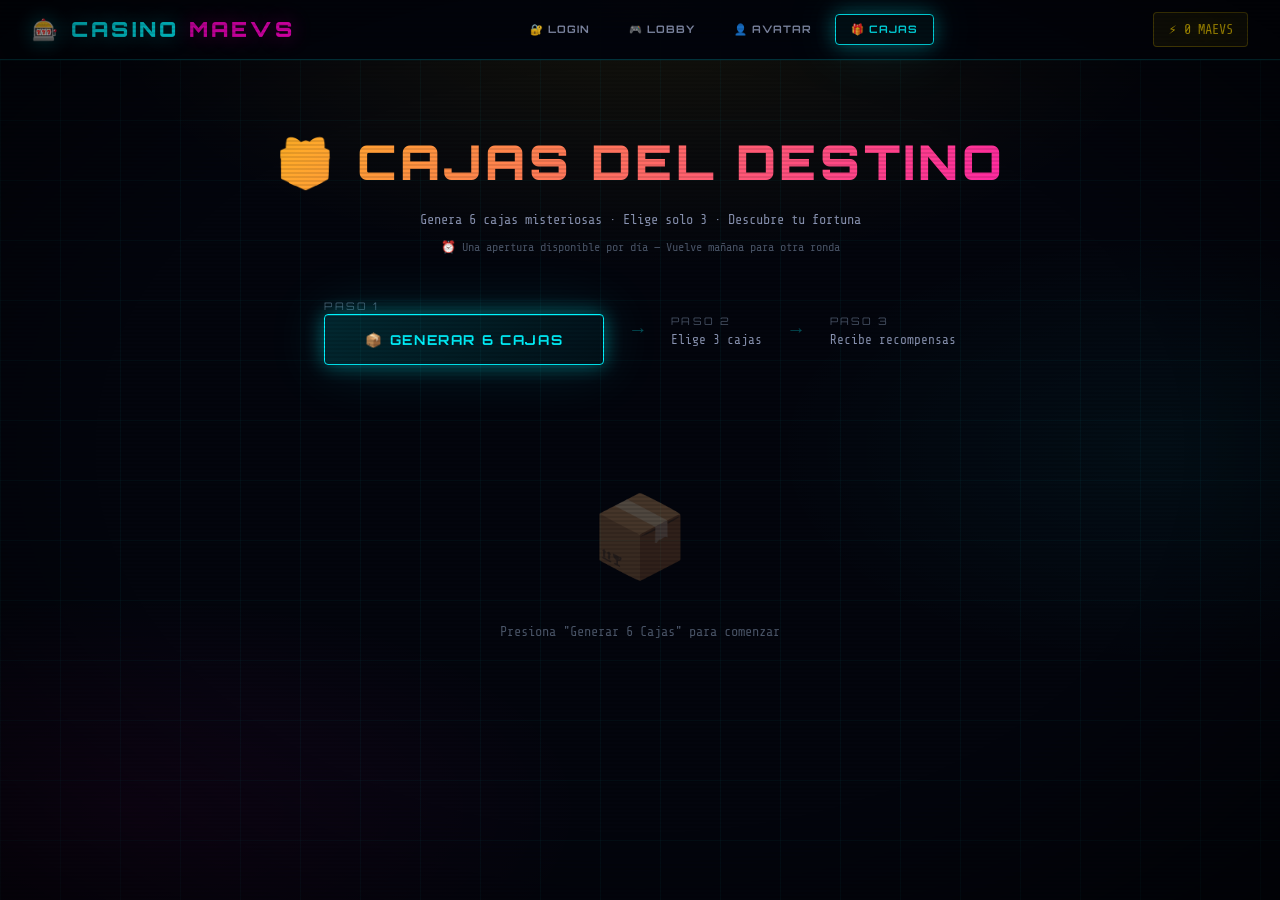
<file: Frontend/rewards.html>
<!DOCTYPE html>
<html lang="es">
<head>
  <meta charset="UTF-8" />
  <meta name="viewport" content="width=device-width, initial-scale=1.0" />
  <title>Casino Maevs — Cajas de Recompensa</title>
  <link rel="stylesheet" href="assets/css/main.css" />
  <style>
    .rewards-bg {
      position: fixed; inset: 0; z-index: 0;
      background:
        radial-gradient(ellipse 70% 50% at 50% 0%,  rgba(255,215,0,0.07) 0%, transparent 60%),
        radial-gradient(ellipse 60% 40% at 10% 90%, rgba(255,0,200,0.05) 0%, transparent 60%),
        radial-gradient(ellipse 50% 40% at 90% 50%, rgba(0,245,255,0.04) 0%, transparent 60%),
        var(--bg-void);
    }

    /* ── INTRO ── */
    .rewards-intro {
      text-align: center;
      padding: 2rem 0 2.5rem;
    }

    .rewards-intro h1 {
      background: linear-gradient(135deg, var(--neon-gold), var(--neon-magenta));
      -webkit-background-clip: text;
      -webkit-text-fill-color: transparent;
      background-clip: text;
      margin-bottom: 0.5rem;
    }

    .rewards-intro p {
      color: var(--text-secondary);
      font-family: var(--font-mono);
      font-size: 0.85rem;
    }

    /* ── GENERATE ZONE ── */
    .generate-zone {
      display: flex;
      align-items: center;
      justify-content: center;
      gap: 1.5rem;
      flex-wrap: wrap;
      margin-bottom: 3rem;
    }

    .phase-label {
      font-family: var(--font-display);
      font-size: 0.65rem;
      letter-spacing: 0.2em;
      color: var(--text-dim);
      text-transform: uppercase;
    }

    .phase-arrow {
      color: rgba(0,245,255,0.3);
      font-size: 1.2rem;
    }

    /* ── BOXES GRID ── */
    .boxes-arena {
      position: relative;
      min-height: 400px;
      display: flex;
      flex-direction: column;
      align-items: center;
      gap: 2rem;
    }

    .boxes-grid {
      display: flex;
      flex-wrap: wrap;
      gap: 1.5rem;
      justify-content: center;
      max-width: 900px;
    }

    /* ── BOX CARD ── */
    .box-card {
      width: 140px;
      cursor: pointer;
      position: relative;
      transition: all 0.35s cubic-bezier(0.34, 1.56, 0.64, 1);
      user-select: none;
    }

    .box-card:hover:not(.opened):not(.disabled) {
      transform: translateY(-12px) scale(1.05);
    }

    .box-card.selected {
      transform: translateY(-8px) scale(1.03);
    }

    .box-inner {
      background: linear-gradient(145deg, rgba(20,28,50,0.95), rgba(10,14,26,0.95));
      border: 1px solid rgba(0,245,255,0.2);
      border-radius: var(--radius-lg);
      padding: 1.5rem 1rem;
      text-align: center;
      position: relative;
      overflow: hidden;
      transition: all 0.35s ease;
    }

    .box-inner::before {
      content: '';
      position: absolute; top: 0; left: 0; right: 0; height: 2px;
      background: linear-gradient(90deg, transparent, var(--neon-gold), transparent);
    }

    /* Hover glow effect */
    .box-inner::after {
      content: '';
      position: absolute; inset: 0;
      background: radial-gradient(circle at 50% 50%, rgba(255,215,0,0.06) 0%, transparent 70%);
      opacity: 0;
      transition: opacity 0.3s;
    }

    .box-card:hover:not(.opened) .box-inner::after { opacity: 1; }

    /* Selected state */
    .box-card.selected .box-inner {
      border-color: var(--neon-gold);
      box-shadow: 0 0 25px rgba(255,215,0,0.4), 0 0 60px rgba(255,215,0,0.15);
    }

    /* Opened state */
    .box-card.opened .box-inner {
      border-color: rgba(57,255,20,0.5);
      background: rgba(57,255,20,0.04);
    }

    /* Disabled */
    .box-card.disabled { cursor: default; opacity: 0.4; }

    .box-icon {
      font-size: 3.5rem;
      display: block;
      margin-bottom: 0.75rem;
      transition: all 0.3s;
      position: relative; z-index: 1;
    }

    .box-card:hover:not(.opened) .box-icon { animation: boxWiggle 0.4s ease; }

    @keyframes boxWiggle {
      0%, 100% { transform: rotate(0); }
      25%       { transform: rotate(-5deg) scale(1.1); }
      75%       { transform: rotate(5deg) scale(1.1); }
    }

    .box-id {
      font-family: var(--font-display);
      font-size: 0.65rem;
      letter-spacing: 0.15em;
      color: var(--text-dim);
      margin-bottom: 0.5rem;
      position: relative; z-index: 1;
    }

    .box-status {
      font-family: var(--font-mono);
      font-size: 0.72rem;
      color: var(--text-dim);
      transition: var(--transition);
      position: relative; z-index: 1;
    }

    .box-card.selected   .box-status { color: var(--neon-gold); }
    .box-card.opened     .box-status { color: var(--neon-green); }

    /* ── SELECTION COUNTER ── */
    .selection-bar {
      display: flex;
      align-items: center;
      justify-content: center;
      gap: 1rem;
      flex-wrap: wrap;
    }

    .selection-counter {
      display: flex;
      align-items: center;
      gap: 0.5rem;
    }

    .sel-dot {
      width: 12px; height: 12px;
      border-radius: 50%;
      border: 2px solid rgba(255,215,0,0.4);
      transition: all 0.3s;
    }

    .sel-dot.filled {
      background: var(--neon-gold);
      border-color: var(--neon-gold);
      box-shadow: 0 0 10px rgba(255,215,0,0.6);
    }

    /* ── OPEN BUTTON (hidden until 3 selected) ── */
    #open-btn {
      display: none;
      animation: fadeInUp 0.5s ease;
    }

    #open-btn.ready { display: inline-flex; }

    /* ── RESULTS PANEL ── */
    .results-panel {
      width: 100%;
      max-width: 800px;
      display: none;
    }

    .results-panel.show {
      display: block;
      animation: fadeInUp 0.5s ease;
    }

    .results-grid {
      display: grid;
      grid-template-columns: repeat(auto-fit, minmax(220px, 1fr));
      gap: 1rem;
      margin-bottom: 1.5rem;
    }

    .result-card {
      border-radius: var(--radius-md);
      padding: 1.5rem;
      text-align: center;
      border: 1px solid;
      animation: resultReveal 0.6s cubic-bezier(0.34, 1.56, 0.64, 1) forwards;
      opacity: 0;
      transform: scale(0.8);
    }

    @keyframes resultReveal {
      to { opacity: 1; transform: scale(1); }
    }

    .result-card.token-card {
      background: rgba(255,215,0,0.06);
      border-color: rgba(255,215,0,0.4);
    }

    .result-card.cosm-card.legendario { background: rgba(255,215,0,0.08); border-color: rgba(255,215,0,0.5); }
    .result-card.cosm-card.epico      { background: rgba(255,0,200,0.06); border-color: rgba(255,0,200,0.4); }
    .result-card.cosm-card.raro       { background: rgba(0,245,255,0.06); border-color: rgba(0,245,255,0.4); }
    .result-card.cosm-card.comun      { background: rgba(255,255,255,0.03); border-color: rgba(255,255,255,0.15); }

    .result-icon  { font-size: 3rem; display: block; margin-bottom: 0.75rem; }
    .result-type  { font-family: var(--font-display); font-size: 0.55rem; letter-spacing: 0.15em; color: var(--text-dim); text-transform: uppercase; margin-bottom: 0.3rem; }
    .result-value { font-family: var(--font-mono); font-size: 1.3rem; color: var(--neon-gold); margin-bottom: 0.5rem; }
    .result-desc  { font-size: 0.8rem; color: var(--text-secondary); }

    /* ── SUMMARY ── */
    .summary-box {
      text-align: center;
      padding: 1.5rem;
      background: rgba(0,0,0,0.3);
      border: 1px solid rgba(0,245,255,0.15);
      border-radius: var(--radius-md);
      margin-bottom: 1rem;
    }

    .summary-total {
      font-family: var(--font-mono);
      font-size: 2rem;
      color: var(--neon-gold);
      text-shadow: var(--shadow-gold);
    }

    .summary-label {
      font-family: var(--font-display);
      font-size: 0.6rem;
      letter-spacing: 0.2em;
      color: var(--text-dim);
    }

    /* ── CONFETTI PARTICLES ── */
    .confetti-container {
      position: fixed; inset: 0;
      pointer-events: none;
      z-index: 8000;
      overflow: hidden;
    }

    .confetti-piece {
      position: absolute;
      top: -20px;
      width: 8px; height: 8px;
      border-radius: 2px;
      opacity: 0;
      animation: confettiFall var(--dur, 1.5s) var(--delay, 0s) ease-in forwards;
    }

    @keyframes confettiFall {
      0%   { opacity: 1; transform: translateY(0) rotate(0deg) translateX(0); }
      100% { opacity: 0; transform: translateY(100vh) rotate(720deg) translateX(var(--dx, 40px)); }
    }

    /* ── PLACEHOLDER ── */
    .generate-placeholder {
      text-align: center;
      padding: 4rem 2rem;
      color: var(--text-dim);
    }

    .placeholder-icon { font-size: 5rem; display: block; opacity: 0.3; margin-bottom: 1rem; }
    .placeholder-text { font-family: var(--font-mono); font-size: 0.85rem; }
  </style>
</head>
<body>

  <div class="rewards-bg"></div>
  <div class="grid-bg"></div>
  <div id="toast-container"></div>
  <div class="confetti-container" id="confetti"></div>

  <nav class="navbar">
    <span class="navbar-logo">🎰 CASINO <span>MAEVS</span></span>
    <div class="navbar-links">
      <a href="index.html" class="nav-link">🔐 Login</a>
      <a href="lobby.html" class="nav-link">🎮 Lobby</a>
      <a href="avatar.html" class="nav-link">👤 Avatar</a>
      <a href="rewards.html" class="nav-link active">🎁 Cajas</a>
    </div>
    <div class="navbar-tokens">⚡ <span id="nav-tokens">0</span> MAEVS</div>
  </nav>

  <div class="page-content">

    <!-- INTRO -->
    <div class="rewards-intro fade-in">
      <h1>🎁 CAJAS DEL DESTINO</h1>
      <p>Genera 6 cajas misteriosas · Elige solo 3 · Descubre tu fortuna</p>
      <p style="font-family:var(--font-mono);font-size:0.75rem;color:var(--text-dim);margin-top:0.5rem;">⏰ Una apertura disponible por día — Vuelve mañana para otra ronda</p>
    </div>

    <!-- ESTADO DIARIO (NUEVO) -->
    <div id="daily-status" style="margin-bottom:1.5rem; display:none;">
      <div style="background:rgba(255,32,82,0.07);border:1px solid rgba(255,32,82,0.3);border-radius:var(--radius-md);padding:1rem 1.25rem;display:flex;align-items:center;gap:0.75rem;">
        <span style="font-size:1.4rem;">⏰</span>
        <div>
          <div style="font-family:var(--font-display);font-size:0.7rem;letter-spacing:0.1em;color:var(--neon-red);margin-bottom:3px;">YA ABRISTE CAJAS HOY</div>
          <div style="font-family:var(--font-mono);font-size:0.8rem;color:var(--text-secondary);" id="daily-msg">Vuelve mañana para una nueva apertura.</div>
        </div>
      </div>
    </div>

    <!-- PANEL PERSONAJE / SOMBRA (NUEVO) -->
    <div id="personaje-panel" style="display:none; margin-bottom:1.5rem;">
      <div id="personaje-card" style="border-radius:var(--radius-md);padding:1rem 1.25rem;display:flex;align-items:center;gap:1rem;flex-wrap:wrap;border:1px solid;">
        <span id="personaje-icon" style="font-size:2rem;"></span>
        <div style="flex:1;">
          <div id="personaje-nombre" style="font-family:var(--font-display);font-size:0.75rem;letter-spacing:0.1em;margin-bottom:3px;"></div>
          <div id="personaje-desc" style="font-family:var(--font-mono);font-size:0.78rem;color:var(--text-secondary);"></div>
        </div>
        <!-- Botón de trampa: solo visible si Sombra -->
        <button id="trampa-btn" onclick="intentarTrampa()" style="display:none;" class="btn btn-magenta btn-sm">
          💀 INTENTAR TRAMPA
        </button>
      </div>
      <div id="trampa-result" style="display:none; margin-top:0.5rem; padding:0.75rem 1rem; border-radius:var(--radius-sm); font-family:var(--font-mono); font-size:0.8rem;"></div>
      <div id="trampa-intentos" style="font-family:var(--font-mono);font-size:0.72rem;color:var(--text-dim);margin-top:0.4rem;display:none;"></div>
    </div>

    <!-- GENERATE ZONE -->
    <div class="generate-zone fade-in">
      <div>
        <div class="phase-label">Paso 1</div>
        <button class="btn btn-cyan btn-lg" id="generate-btn" onclick="generateBoxes()">
          📦 GENERAR 6 CAJAS
        </button>
      </div>
      <div class="phase-arrow">→</div>
      <div>
        <div class="phase-label">Paso 2</div>
        <div style="font-family:var(--font-mono);font-size:0.8rem;color:var(--text-secondary);text-align:center;">
          Elige 3 cajas
        </div>
      </div>
      <div class="phase-arrow">→</div>
      <div>
        <div class="phase-label">Paso 3</div>
        <div style="font-family:var(--font-mono);font-size:0.8rem;color:var(--text-secondary);text-align:center;">
          Recibe recompensas
        </div>
      </div>
    </div>

    <!-- BOXES ARENA -->
    <div class="boxes-arena">

      <!-- Placeholder before generation -->
      <div class="generate-placeholder" id="gen-placeholder">
        <span class="placeholder-icon">📦</span>
        <div class="placeholder-text">Presiona "Generar 6 Cajas" para comenzar</div>
      </div>

      <!-- Boxes grid (hidden until generated) -->
      <div class="boxes-grid" id="boxes-grid" style="display:none;"></div>

      <!-- Selection UI -->
      <div id="selection-ui" style="display:none;">
        <div class="selection-bar">
          <div class="selection-counter">
            <div class="sel-dot" id="dot-1"></div>
            <div class="sel-dot" id="dot-2"></div>
            <div class="sel-dot" id="dot-3"></div>
          </div>
          <span style="font-family:var(--font-mono);font-size:0.8rem;color:var(--text-secondary);">
            <span id="sel-count">0</span>/3 cajas seleccionadas
          </span>
          <button class="btn btn-gold btn-lg" id="open-btn" onclick="openBoxes()">
            🔓 ABRIR MIS 3 CAJAS
          </button>
        </div>
      </div>

      <!-- Results Panel -->
      <div class="results-panel" id="results-panel">
        <div class="section-header" style="justify-content:center;">
          <h2 style="color:var(--neon-gold);text-align:center;">✨ TUS RECOMPENSAS</h2>
        </div>
        <div class="results-grid" id="results-grid"></div>
        <div class="summary-box">
          <div class="summary-label">TOKENS GANADOS EN ESTA APERTURA</div>
          <div class="summary-total" id="summary-tokens">0</div>
          <div class="summary-label" style="margin-top:0.25rem;">MAEVS TOKENS</div>
          <div style="margin-top:0.75rem;font-family:var(--font-mono);font-size:0.8rem;color:var(--text-secondary);">
            Nuevo saldo: <span id="new-balance" style="color:var(--neon-gold);">0</span> MAEVS
          </div>
        </div>
        <div style="display:flex;gap:1rem;justify-content:center;flex-wrap:wrap;">
          <button class="btn btn-cyan" onclick="resetBoxes()">🔄 NUEVA RONDA</button>
          <a href="avatar.html" class="btn btn-magenta">👤 VER MI AVATAR</a>
          <a href="lobby.html" class="btn btn-gold">🎮 VOLVER AL LOBBY</a>
        </div>
      </div>

    </div>
  </div>

  <script>
    const API = 'http://localhost:5000';
    let selectedIds = [];
    let generatedBoxes = [];
    let phase = 'idle'; // idle | selecting | opened
    let personajeActual = 'Normal';  // El personaje asignado por el servidor

    function toast(msg, type='info') {
      const t = document.createElement('div');
      t.className = `toast toast-${type}`;
      t.textContent = msg;
      document.getElementById('toast-container').appendChild(t);
      setTimeout(() => t.remove(), 3500);
    }

    async function loadUser() {
      try {
        const res = await fetch(`${API}/api/usuario`);
        if (res.ok) {
          const d = await res.json();
          document.getElementById('nav-tokens').textContent = d.tokens.toLocaleString();
        }
      } catch {}
    }

    // ── Verificar límite diario al entrar ──
    async function verificarPermisoHoy() {
      try {
        const res = await fetch(`${API}/api/cajas/verificar-permiso`);
        if (!res.ok) return;
        const d = await res.json();
        if (!d.puedeAbrir) {
          document.getElementById('daily-status').style.display = 'block';
          document.getElementById('daily-msg').textContent = d.mensaje;
          // Deshabilitar botón generar
          const btn = document.getElementById('generate-btn');
          btn.disabled = true;
          btn.innerHTML = '⏰ Ya abriste cajas hoy';
          btn.style.opacity = '0.5';
        }
      } catch {}
    }

    // ── Mostrar panel del personaje ──
    function mostrarPersonaje(nombre) {
      personajeActual = nombre;
      const panel = document.getElementById('personaje-panel');
      const card  = document.getElementById('personaje-card');
      panel.style.display = 'block';

      if (nombre === 'Sombra') {
        document.getElementById('personaje-icon').textContent = '🌑';
        document.getElementById('personaje-nombre').textContent = '💀 ¡HAS ENCONTRADO A SOMBRA!';
        document.getElementById('personaje-desc').textContent = 'Sombra puede intentar hacer trampa al sistema. Tienes hasta 3 intentos hoy. ¡Éxito: 15%!';
        card.style.background = 'rgba(255,0,200,0.05)';
        card.style.borderColor = 'rgba(255,0,200,0.4)';
        document.getElementById('trampa-btn').style.display = 'inline-flex';
        document.getElementById('trampa-intentos').style.display = 'block';
        document.getElementById('trampa-intentos').textContent = '💀 Intentos restantes hoy: 3';
        toast('🌑 ¡Encontraste a SOMBRA! Puedes intentar hacer trampa...', 'gold');
      } else {
        document.getElementById('personaje-icon').textContent = '✨';
        document.getElementById('personaje-nombre').textContent = '✨ PERSONAJE NORMAL';
        document.getElementById('personaje-desc').textContent = 'Un personaje común. Abre tus 3 cajas y descubre tus recompensas.';
        card.style.background = 'rgba(0,245,255,0.04)';
        card.style.borderColor = 'rgba(0,245,255,0.2)';
        document.getElementById('trampa-btn').style.display = 'none';
      }
    }

    // ── Intentar trampa (solo Sombra) ──
    async function intentarTrampa() {
      const btn = document.getElementById('trampa-btn');
      btn.disabled = true;
      btn.innerHTML = '<span class="spinner"></span> Intentando...';

      try {
        const res = await fetch(`${API}/api/cajas/intentar-trampa`, {
          method: 'POST',
          headers: {'Content-Type':'application/json'},
          body: JSON.stringify({ PersonajeActual: personajeActual })
        });
        const d = await res.json();

        const resultDiv = document.getElementById('trampa-result');
        resultDiv.style.display = 'block';

        if (d.exito) {
          resultDiv.style.background = 'rgba(0,255,136,0.08)';
          resultDiv.style.border = '1px solid rgba(0,255,136,0.3)';
          resultDiv.style.color = 'var(--neon-green)';
          resultDiv.textContent = d.mensaje;
          toast(d.mensaje, 'success');
          loadUser();
        } else {
          resultDiv.style.background = 'rgba(255,32,82,0.08)';
          resultDiv.style.border = '1px solid rgba(255,32,82,0.3)';
          resultDiv.style.color = 'var(--neon-red)';
          resultDiv.textContent = d.mensaje;
        }

        // Actualizar intentos restantes
        document.getElementById('trampa-intentos').textContent = `💀 Intentos restantes hoy: ${d.intentosRestantes}`;
        if (d.intentosRestantes <= 0) btn.disabled = true;
        else { btn.disabled = false; btn.innerHTML = '💀 INTENTAR TRAMPA'; }

      } catch {
        toast('Error al intentar trampa', 'error');
        btn.disabled = false;
        btn.innerHTML = '💀 INTENTAR TRAMPA';
      }
    }

    // ── Generate boxes ──
    async function generateBoxes() {
      if (phase !== 'idle') return;

      const btn = document.getElementById('generate-btn');
      btn.disabled = true;
      btn.innerHTML = '<span class="spinner"></span> Generando...';

      try {
        const res = await fetch(`${API}/api/cajas/generar`);
        const d = await res.json();

        if (!res.ok) {
          // Puede ser límite diario
          toast('⚠️ ' + (d.mensaje || 'Error del servidor'), 'error');
          if (d.mensaje && d.mensaje.includes('mañana')) {
            document.getElementById('daily-status').style.display = 'block';
            document.getElementById('daily-msg').textContent = d.mensaje;
            btn.innerHTML = '⏰ Ya abriste cajas hoy';
            btn.style.opacity = '0.5';
          } else {
            btn.disabled = false;
            btn.innerHTML = '📦 GENERAR 6 CAJAS';
          }
          return;
        }

        // Mostrar personaje asignado
        if (d.personajeAsignado) mostrarPersonaje(d.personajeAsignado);

        generatedBoxes = d.cajas || d;
        renderBoxes(generatedBoxes);
        toast('📦 ¡6 cajas generadas! Elige 3.', 'info');
        phase = 'selecting';
      } catch (e) {
        toast('⚠️ ' + (e.message || 'Error al generar cajas'), 'error');
        btn.disabled = false;
        btn.innerHTML = '📦 GENERAR 6 CAJAS';
      }
    }

    function renderBoxes(boxes) {
      document.getElementById('gen-placeholder').style.display = 'none';
      document.getElementById('results-panel').classList.remove('show');

      const grid = document.getElementById('boxes-grid');
      grid.style.display = 'flex';
      grid.innerHTML = '';

      const icons = ['📦','🎁','💼','🗃️','📫','🧧'];

      boxes.forEach((box, i) => {
        const card = document.createElement('div');
        card.className = 'box-card';
        card.id = `box-${box.id || box.Id}`;
        card.dataset.id = box.id || box.Id;
        card.innerHTML = `
          <div class="box-inner">
            <span class="box-icon">${icons[i % icons.length]}</span>
            <div class="box-id">CAJA #${box.id || box.Id}</div>
            <div class="box-status">Haz clic para seleccionar</div>
          </div>
        `;
        card.addEventListener('click', () => toggleBox(box.id || box.Id, card));
        grid.appendChild(card);

        card.style.opacity = '0';
        card.style.transform = 'scale(0.5) translateY(30px)';
        setTimeout(() => {
          card.style.transition = 'all 0.4s cubic-bezier(0.34,1.56,0.64,1)';
          card.style.opacity = '1';
          card.style.transform = '';
        }, i * 80);
      });

      document.getElementById('selection-ui').style.display = 'flex';
      document.getElementById('generate-btn').style.display = 'none';
    }

    function toggleBox(id, card) {
      if (phase !== 'selecting') return;
      if (card.classList.contains('opened') || card.classList.contains('disabled')) return;

      if (card.classList.contains('selected')) {
        card.classList.remove('selected');
        card.querySelector('.box-status').textContent = 'Haz clic para seleccionar';
        selectedIds = selectedIds.filter(i => i !== id);
      } else {
        if (selectedIds.length >= 3) {
          toast('Ya seleccionaste 3 cajas. Ábrelas o deselecciona una.', 'error');
          return;
        }
        card.classList.add('selected');
        card.querySelector('.box-status').textContent = '✓ Seleccionada';
        selectedIds.push(id);
      }

      updateSelectionUI();
    }

    function updateSelectionUI() {
      for (let i = 1; i <= 3; i++) {
        document.getElementById(`dot-${i}`).classList.toggle('filled', i <= selectedIds.length);
      }
      document.getElementById('sel-count').textContent = selectedIds.length;

      const openBtn = document.getElementById('open-btn');
      if (selectedIds.length === 3) {
        openBtn.classList.add('ready');
        document.querySelectorAll('.box-card:not(.selected)').forEach(c => c.classList.add('disabled'));
      } else {
        openBtn.classList.remove('ready');
        document.querySelectorAll('.box-card.disabled').forEach(c => c.classList.remove('disabled'));
      }
    }

    // ── Open boxes ──
    async function openBoxes() {
      if (selectedIds.length !== 3) { toast('Selecciona exactamente 3 cajas', 'error'); return; }
      phase = 'opened';

      const openBtn = document.getElementById('open-btn');
      openBtn.disabled = true;
      openBtn.innerHTML = '<span class="spinner"></span> Abriendo...';

      selectedIds.forEach((id, i) => {
        const card = document.getElementById(`box-${id}`);
        setTimeout(() => {
          card.classList.add('opened');
          card.querySelector('.box-icon').textContent = '✨';
          card.querySelector('.box-status').textContent = '¡Abierta!';
        }, i * 300);
      });

      await new Promise(r => setTimeout(r, 1200));

      try {
        const res = await fetch(`${API}/api/cajas/abrir`, {
          method: 'POST',
          headers: {'Content-Type':'application/json'},
          body: JSON.stringify({ IdsSeleccionados: selectedIds })
        });

        const d = await res.json();

        if (!res.ok) {
          toast('⚠️ ' + (d.mensaje || 'Error al abrir cajas'), 'error');
          openBtn.disabled = false;
          openBtn.innerHTML = '🔓 ABRIR MIS 3 CAJAS';
          phase = 'selecting';
          return;
        }

        showResults(d);
        loadUser();
        // Marcar que ya abrió hoy — ocultar trampa
        document.getElementById('trampa-btn') && (document.getElementById('trampa-btn').style.display = 'none');

      } catch (e) {
        toast('⚠️ ' + e.message, 'error');
        openBtn.disabled = false;
        openBtn.innerHTML = '🔓 ABRIR MIS 3 CAJAS';
        phase = 'selecting';
      }
    }

    // ── Show results ──
    function showResults(data) {
      const panel = document.getElementById('results-panel');
      const grid  = document.getElementById('results-grid');
      panel.classList.add('show');

      const lootIcons = { 'Corona':'👑','Capa':'🌀','Escudo':'🛡️','Guantelete':'🧤','Botas':'👟','Amuleto':'📿','Antorcha':'🔦','Máscara':'🎭' };
      const rarityMap = { 'Corona':'legendario','Máscara':'legendario','Capa':'epico','Escudo':'epico','Guantelete':'raro','Botas':'raro','Amuleto':'comun','Antorcha':'comun' };
      const items = data.itemsTotales || [];

      grid.innerHTML = '';
      selectedIds.forEach((id, i) => {
        const card = document.createElement('div');
        const isToken = i < (3 - (items.length % 4));
        const delay = i * 200;

        if (isToken) {
          const amount = Math.floor(Math.random() * 451) + 50;
          card.className = 'result-card token-card';
          card.style.animationDelay = `${delay}ms`;
          card.innerHTML = `
            <span class="result-icon">💰</span>
            <div class="result-type">Premio en Tokens</div>
            <div class="result-value">+${amount}</div>
            <div class="result-desc">MAEVS TOKENS añadidos a tu saldo</div>
          `;
        } else {
          const item = items[i % Math.max(items.length,1)] || 'Ítem Especial';
          const keyword = Object.keys(lootIcons).find(k => item.includes(k)) || 'Amuleto';
          const icon  = lootIcons[keyword] || '✨';
          const rarity = rarityMap[keyword] || 'comun';
          card.className = `result-card cosm-card ${rarity}`;
          card.style.animationDelay = `${delay}ms`;
          card.innerHTML = `
            <span class="result-icon">${icon}</span>
            <div class="result-type">Ítem Cosmético</div>
            <div class="result-value" style="font-size:0.9rem;">${item.split(':')[0]}</div>
            <span class="badge badge-${rarity}" style="margin:0.4rem auto 0;">${rarity.charAt(0).toUpperCase()+rarity.slice(1)}</span>
          `;
        }
        grid.appendChild(card);
      });

      document.getElementById('new-balance').textContent = data.saldoActual.toLocaleString();
      document.getElementById('summary-tokens').textContent = data.saldoActual.toLocaleString();

      launchConfetti();
      toast('🎉 ¡Cajas abiertas! ' + (data.mensaje || ''), 'gold');
      document.getElementById('selection-ui').style.display = 'none';

      // Mostrar aviso de que ya no puede generar más hoy
      document.getElementById('daily-status').style.display = 'block';
      document.getElementById('daily-msg').textContent = '¡Abriste tus cajas de hoy! Vuelve mañana para una nueva ronda.';
    }

    // ── Confetti ──
    function launchConfetti() {
      const container = document.getElementById('confetti');
      const colors = ['#ffd700','#ff00c8','#00f5ff','#39ff14','#ff2052'];
      for (let i = 0; i < 60; i++) {
        const p = document.createElement('div');
        p.className = 'confetti-piece';
        p.style.cssText = `
          left: ${Math.random()*100}%;
          background: ${colors[Math.floor(Math.random()*colors.length)]};
          --dur: ${1+Math.random()*1.5}s;
          --delay: ${Math.random()*0.8}s;
          --dx: ${(Math.random()-0.5)*200}px;
          width: ${4+Math.random()*8}px;
          height: ${4+Math.random()*8}px;
          border-radius: ${Math.random() > 0.5 ? '50%' : '2px'};
        `;
        container.appendChild(p);
        setTimeout(() => p.remove(), 2500);
      }
    }

    // ── Reset ──
    function resetBoxes() {
      phase = 'idle';
      selectedIds = [];
      generatedBoxes = [];
      personajeActual = 'Normal';

      document.getElementById('gen-placeholder').style.display = 'block';
      document.getElementById('boxes-grid').style.display = 'none';
      document.getElementById('boxes-grid').innerHTML = '';
      document.getElementById('selection-ui').style.display = 'none';
      document.getElementById('results-panel').classList.remove('show');
      document.getElementById('generate-btn').style.display = 'inline-flex';
      document.getElementById('generate-btn').disabled = false;
      document.getElementById('generate-btn').innerHTML = '📦 GENERAR 6 CAJAS';
      document.getElementById('personaje-panel').style.display = 'none';
      document.getElementById('trampa-result').style.display = 'none';

      for (let i = 1; i <= 3; i++) document.getElementById(`dot-${i}`).classList.remove('filled');
      document.getElementById('sel-count').textContent = '0';
    }

    loadUser();
    verificarPermisoHoy();
  </script>
</body>
</html>
</file>
<file: Frontend/assets/css/main.css>
/* ═══════════════════════════════════════════════════════
   CASINO MAEVS — GLOBAL STYLES v2.0
   Tema: Cyberpunk Neon / Dark Luxury / CRT Arcade
   ═══════════════════════════════════════════════════════ */

@import url('https://fonts.googleapis.com/css2?family=Orbitron:wght@400;700;900&family=Rajdhani:wght@300;400;600;700&family=Share+Tech+Mono&display=swap');

/* ── VARIABLES ────────────────────────────────────────── */
:root {
  --bg-void:      #03050d;
  --bg-deep:      #070b18;
  --bg-card:      #0d1322;
  --bg-glass:     rgba(13, 19, 34, 0.85);

  --neon-cyan:    #00f5ff;
  --neon-magenta: #ff00c8;
  --neon-gold:    #ffd700;
  --neon-green:   #39ff14;
  --neon-red:     #ff2052;
  --neon-purple:  #c87aff;

  --text-primary:   #e8eaf6;
  --text-secondary: #8892b0;
  --text-dim:       #4a5568;

  --border-neon:  1px solid rgba(0,245,255,0.25);
  --border-magenta: 1px solid rgba(255,0,200,0.3);

  --shadow-cyan:  0 0 20px rgba(0,245,255,0.4), 0 0 60px rgba(0,245,255,0.15);
  --shadow-magenta: 0 0 20px rgba(255,0,200,0.4), 0 0 60px rgba(255,0,200,0.15);
  --shadow-gold:  0 0 20px rgba(255,215,0,0.4);
  --shadow-red:   0 0 20px rgba(255,32,82,0.5);

  --font-display: 'Orbitron', monospace;
  --font-body:    'Rajdhani', sans-serif;
  --font-mono:    'Share Tech Mono', monospace;

  --radius-sm: 4px;
  --radius-md: 8px;
  --radius-lg: 16px;

  --transition: all 0.25s cubic-bezier(0.4, 0, 0.2, 1);

  /* Theme mode (default: cyan) */
  --theme-primary: var(--neon-cyan);
  --theme-shadow: var(--shadow-cyan);
}

/* ── COLOR THEMES ─────────────────────────────────────── */
body.theme-matrix {
  --theme-primary: var(--neon-green);
  --theme-shadow: 0 0 20px rgba(57,255,20,0.4), 0 0 60px rgba(57,255,20,0.15);
  filter: hue-rotate(120deg) saturate(1.2);
}

body.theme-red-alert {
  --theme-primary: var(--neon-red);
  --theme-shadow: var(--shadow-red);
  filter: hue-rotate(200deg) saturate(1.5);
}

body.theme-purple {
  --theme-primary: var(--neon-purple);
  --theme-shadow: 0 0 20px rgba(200,122,255,0.4);
  filter: hue-rotate(60deg) saturate(1.1);
}

/* ── RESET & BASE ─────────────────────────────────────── */
*, *::before, *::after { box-sizing: border-box; margin: 0; padding: 0; }

html { scroll-behavior: smooth; }

body {
  background-color: var(--bg-void);
  color: var(--text-primary);
  font-family: var(--font-body);
  font-size: 16px;
  line-height: 1.6;
  min-height: 100vh;
  overflow-x: hidden;
  cursor: default;
}

/* ── CRT SCANLINES OVERLAY ────────────────────────────── */
body::before {
  content: '';
  position: fixed;
  inset: 0;
  background: repeating-linear-gradient(
    0deg,
    transparent,
    transparent 2px,
    rgba(0,0,0,0.1) 2px,
    rgba(0,0,0,0.1) 4px
  );
  pointer-events: none;
  z-index: 9998;
  animation: scanMove 8s linear infinite;
}

/* CRT vignette */
body::after {
  content: '';
  position: fixed;
  inset: 0;
  background: radial-gradient(ellipse at center,
    transparent 60%,
    rgba(0,0,0,0.5) 100%
  );
  pointer-events: none;
  z-index: 9997;
}

@keyframes scanMove {
  0% { background-position: 0 0; }
  100% { background-position: 0 100px; }
}

/* ── GLITCH EFFECT ────────────────────────────────────── */
.glitch {
  position: relative;
  animation: glitchText 0.3s ease infinite;
}

.glitch::before, .glitch::after {
  content: attr(data-text);
  position: absolute;
  top: 0; left: 0;
  width: 100%; height: 100%;
}

.glitch::before {
  color: var(--neon-cyan);
  animation: glitchBefore 0.3s ease infinite;
  clip-path: polygon(0 0, 100% 0, 100% 45%, 0 45%);
}

.glitch::after {
  color: var(--neon-magenta);
  animation: glitchAfter 0.3s ease infinite;
  clip-path: polygon(0 55%, 100% 55%, 100% 100%, 0 100%);
}

@keyframes glitchText {
  0%, 90%, 100% { transform: translate(0); }
  92% { transform: translate(-2px, 1px); }
  94% { transform: translate(2px, -1px); }
  96% { transform: translate(-1px, 2px); }
}

@keyframes glitchBefore {
  0%, 90%, 100% { transform: translate(0); }
  92% { transform: translate(3px, 0); }
  96% { transform: translate(-3px, 0); }
}

@keyframes glitchAfter {
  0%, 90%, 100% { transform: translate(0); }
  93% { transform: translate(-3px, 0); }
  97% { transform: translate(3px, 0); }
}

/* Active glitch (triggered by jackpot etc) */
.glitch-active {
  animation: glitchIntense 0.1s ease infinite !important;
}

@keyframes glitchIntense {
  0% { transform: translate(0); filter: hue-rotate(0deg); }
  20% { transform: translate(-4px, 2px); filter: hue-rotate(90deg); }
  40% { transform: translate(4px, -2px); filter: hue-rotate(180deg); }
  60% { transform: translate(-2px, -3px); filter: hue-rotate(270deg); }
  80% { transform: translate(3px, 1px); filter: hue-rotate(360deg); }
  100% { transform: translate(0); filter: hue-rotate(0deg); }
}

/* ── DISTORSIÓN / OVERLOAD SCREEN EFFECT ─────────────── */
body.distorsion-activa::before {
  animation: scanMove 2s linear infinite, distortionFlicker 0.5s ease infinite !important;
  background-color: rgba(0,245,255,0.02);
}

@keyframes distortionFlicker {
  0%, 100% { opacity: 1; }
  50% { opacity: 0.7; }
}

body.overload-screen {
  animation: overloadPulse 0.5s ease infinite;
}

@keyframes overloadPulse {
  0%, 100% { filter: none; }
  50% { filter: brightness(1.1) saturate(1.3) hue-rotate(5deg); }
}

/* ── SCROLLBAR ────────────────────────────────────────── */
::-webkit-scrollbar { width: 6px; }
::-webkit-scrollbar-track { background: var(--bg-deep); }
::-webkit-scrollbar-thumb { background: var(--neon-cyan); border-radius: 3px; }

/* ── TYPOGRAPHY ───────────────────────────────────────── */
h1, h2, h3 { font-family: var(--font-display); text-transform: uppercase; letter-spacing: 0.08em; }
h1 { font-size: clamp(1.8rem, 4vw, 3rem); font-weight: 900; }
h2 { font-size: clamp(1.2rem, 2.5vw, 1.8rem); font-weight: 700; }
h3 { font-size: 1rem; font-weight: 700; }

a { color: var(--neon-cyan); text-decoration: none; transition: var(--transition); }
a:hover { color: var(--neon-magenta); text-shadow: var(--shadow-magenta); }

/* ── GLOW TEXT ────────────────────────────────────────── */
.glow-cyan    { color: var(--neon-cyan);    text-shadow: var(--shadow-cyan); }
.glow-magenta { color: var(--neon-magenta); text-shadow: var(--shadow-magenta); }
.glow-gold    { color: var(--neon-gold);    text-shadow: var(--shadow-gold); }

/* ── ANIMATED BG GRID ─────────────────────────────────── */
.grid-bg {
  position: fixed;
  inset: 0;
  background-image:
    linear-gradient(rgba(0,245,255,0.04) 1px, transparent 1px),
    linear-gradient(90deg, rgba(0,245,255,0.04) 1px, transparent 1px);
  background-size: 60px 60px;
  animation: gridPulse 8s ease-in-out infinite;
  pointer-events: none;
  z-index: 0;
}

@keyframes gridPulse {
  0%, 100% { opacity: 0.5; }
  50% { opacity: 1; }
}

/* ── NAVBAR ───────────────────────────────────────────── */
.navbar {
  position: sticky;
  top: 0;
  z-index: 100;
  background: rgba(3,5,13,0.95);
  backdrop-filter: blur(20px);
  border-bottom: 1px solid rgba(0,245,255,0.2);
  padding: 0.75rem 2rem;
  display: flex;
  align-items: center;
  justify-content: space-between;
  gap: 1rem;
}

.navbar-logo {
  font-family: var(--font-display);
  font-size: 1.3rem;
  font-weight: 900;
  color: var(--neon-cyan);
  text-shadow: var(--shadow-cyan);
  letter-spacing: 0.15em;
}

.navbar-logo span { color: var(--neon-magenta); text-shadow: var(--shadow-magenta); }

.navbar-links { display: flex; gap: 0.5rem; align-items: center; flex-wrap: wrap; }

.nav-link {
  font-family: var(--font-display);
  font-size: 0.65rem;
  font-weight: 700;
  letter-spacing: 0.1em;
  color: var(--text-secondary);
  padding: 0.4rem 0.9rem;
  border: 1px solid transparent;
  border-radius: var(--radius-sm);
  transition: var(--transition);
  text-transform: uppercase;
}

.nav-link:hover, .nav-link.active {
  color: var(--neon-cyan);
  border-color: var(--neon-cyan);
  box-shadow: var(--shadow-cyan);
  background: rgba(0,245,255,0.05);
}

.navbar-tokens {
  font-family: var(--font-mono);
  font-size: 0.85rem;
  color: var(--neon-gold);
  text-shadow: var(--shadow-gold);
  background: rgba(255,215,0,0.08);
  border: 1px solid rgba(255,215,0,0.3);
  padding: 0.35rem 0.9rem;
  border-radius: var(--radius-sm);
  white-space: nowrap;
}

/* Theme switcher in navbar */
.theme-switcher {
  display: flex;
  gap: 4px;
  align-items: center;
}

.theme-dot {
  width: 14px; height: 14px;
  border-radius: 50%;
  cursor: pointer;
  border: 1px solid rgba(255,255,255,0.2);
  transition: var(--transition);
}

.theme-dot:hover { transform: scale(1.4); }
.theme-dot.cyan    { background: var(--neon-cyan); }
.theme-dot.matrix  { background: var(--neon-green); }
.theme-dot.red     { background: var(--neon-red); }
.theme-dot.purple  { background: var(--neon-purple); }

/* ── BUTTONS ──────────────────────────────────────────── */
.btn {
  display: inline-flex;
  align-items: center;
  justify-content: center;
  gap: 0.5rem;
  font-family: var(--font-display);
  font-size: 0.7rem;
  font-weight: 700;
  letter-spacing: 0.12em;
  text-transform: uppercase;
  border: none;
  border-radius: var(--radius-sm);
  padding: 0.75rem 1.5rem;
  cursor: pointer;
  transition: var(--transition);
  position: relative;
  overflow: hidden;
}

.btn::before {
  content: '';
  position: absolute;
  inset: 0;
  background: linear-gradient(135deg, rgba(255,255,255,0.1), transparent);
  opacity: 0;
  transition: var(--transition);
}

.btn:hover::before { opacity: 1; }

.btn-cyan {
  background: linear-gradient(135deg, rgba(0,245,255,0.15), rgba(0,245,255,0.05));
  color: var(--neon-cyan);
  border: 1px solid var(--neon-cyan);
  box-shadow: var(--shadow-cyan), inset 0 1px 0 rgba(0,245,255,0.2);
}

.btn-cyan:hover {
  background: rgba(0,245,255,0.25);
  transform: translateY(-2px);
  box-shadow: 0 0 30px rgba(0,245,255,0.6), 0 0 80px rgba(0,245,255,0.25);
}

.btn-magenta {
  background: linear-gradient(135deg, rgba(255,0,200,0.15), rgba(255,0,200,0.05));
  color: var(--neon-magenta);
  border: 1px solid var(--neon-magenta);
  box-shadow: var(--shadow-magenta);
}

.btn-magenta:hover {
  background: rgba(255,0,200,0.25);
  transform: translateY(-2px);
  box-shadow: 0 0 30px rgba(255,0,200,0.6), 0 0 80px rgba(255,0,200,0.25);
}

.btn-gold {
  background: linear-gradient(135deg, rgba(255,215,0,0.2), rgba(255,215,0,0.05));
  color: var(--neon-gold);
  border: 1px solid var(--neon-gold);
  box-shadow: var(--shadow-gold);
}

.btn-gold:hover {
  background: rgba(255,215,0,0.3);
  transform: translateY(-2px);
  box-shadow: 0 0 30px rgba(255,215,0,0.7);
}

.btn-danger {
  background: linear-gradient(135deg, rgba(255,32,82,0.15), rgba(255,32,82,0.05));
  color: var(--neon-red);
  border: 1px solid var(--neon-red);
}

.btn-danger:hover {
  background: rgba(255,32,82,0.25);
  transform: translateY(-2px);
  box-shadow: 0 0 30px rgba(255,32,82,0.5);
}

.btn:disabled {
  opacity: 0.35;
  cursor: not-allowed;
  transform: none !important;
}

.btn-lg { padding: 1rem 2.5rem; font-size: 0.85rem; }
.btn-sm { padding: 0.5rem 1rem; font-size: 0.6rem; }

/* ── CARDS ────────────────────────────────────────────── */
.card {
  background: var(--bg-card);
  border: var(--border-neon);
  border-radius: var(--radius-lg);
  padding: 1.5rem;
  position: relative;
  overflow: hidden;
  transition: var(--transition);
}

.card::before {
  content: '';
  position: absolute;
  top: 0; left: 0; right: 0;
  height: 2px;
  background: linear-gradient(90deg, transparent, var(--neon-cyan), transparent);
}

.card:hover { transform: translateY(-4px); box-shadow: var(--shadow-cyan); }

.card-magenta::before { background: linear-gradient(90deg, transparent, var(--neon-magenta), transparent); }
.card-magenta { border-color: rgba(255,0,200,0.25); }
.card-magenta:hover { box-shadow: var(--shadow-magenta); }

.card-gold::before { background: linear-gradient(90deg, transparent, var(--neon-gold), transparent); }
.card-gold { border-color: rgba(255,215,0,0.25); }
.card-gold:hover { box-shadow: var(--shadow-gold); }

/* ── INPUT ────────────────────────────────────────────── */
.input-neon {
  width: 100%;
  background: rgba(0,245,255,0.03);
  border: 1px solid rgba(0,245,255,0.2);
  border-radius: var(--radius-sm);
  color: var(--text-primary);
  font-family: var(--font-body);
  font-size: 1rem;
  padding: 0.75rem 1rem;
  outline: none;
  transition: var(--transition);
}

.input-neon:focus {
  border-color: var(--neon-cyan);
  box-shadow: 0 0 0 3px rgba(0,245,255,0.1);
  background: rgba(0,245,255,0.05);
}

.input-neon::placeholder { color: var(--text-dim); }

/* ── ALERTS / TOASTS ──────────────────────────────────── */
#toast-container {
  position: fixed;
  top: 80px;
  right: 1.5rem;
  z-index: 9000;
  display: flex;
  flex-direction: column;
  gap: 0.5rem;
}

.toast {
  padding: 0.75rem 1.25rem;
  border-radius: var(--radius-md);
  font-family: var(--font-mono);
  font-size: 0.85rem;
  border-left: 3px solid;
  backdrop-filter: blur(20px);
  animation: toastIn 0.3s ease forwards;
  max-width: 320px;
}

.toast-success { background: rgba(57,255,20,0.1);  border-color: var(--neon-green);   color: var(--neon-green); }
.toast-error   { background: rgba(255,32,82,0.1);   border-color: var(--neon-red);     color: var(--neon-red); }
.toast-info    { background: rgba(0,245,255,0.1);   border-color: var(--neon-cyan);    color: var(--neon-cyan); }
.toast-gold    { background: rgba(255,215,0,0.1);   border-color: var(--neon-gold);    color: var(--neon-gold); }

@keyframes toastIn {
  from { opacity: 0; transform: translateX(50px); }
  to   { opacity: 1; transform: translateX(0); }
}

/* ── JACKPOT TOAST ────────────────────────────────────── */
.toast-jackpot {
  background: linear-gradient(135deg, rgba(255,215,0,0.2), rgba(255,0,200,0.15));
  border-color: var(--neon-gold);
  color: var(--neon-gold);
  font-size: 1rem;
  padding: 1rem 1.5rem;
  border-left-width: 4px;
  box-shadow: var(--shadow-gold);
  animation: toastIn 0.3s ease forwards, jackpotPulse 0.5s ease infinite alternate;
}

@keyframes jackpotPulse {
  from { box-shadow: var(--shadow-gold); }
  to   { box-shadow: 0 0 40px rgba(255,215,0,0.8), 0 0 100px rgba(255,215,0,0.4); }
}

/* ── DIVIDER ──────────────────────────────────────────── */
.divider {
  display: flex;
  align-items: center;
  gap: 1rem;
  color: var(--text-dim);
  font-family: var(--font-display);
  font-size: 0.6rem;
  letter-spacing: 0.2em;
}

.divider::before, .divider::after {
  content: '';
  flex: 1;
  height: 1px;
  background: linear-gradient(90deg, transparent, rgba(0,245,255,0.3), transparent);
}

/* ── BADGE ────────────────────────────────────────────── */
.badge {
  display: inline-block;
  padding: 0.15rem 0.6rem;
  border-radius: 100px;
  font-family: var(--font-display);
  font-size: 0.55rem;
  font-weight: 700;
  letter-spacing: 0.1em;
  text-transform: uppercase;
}

.badge-legendario { background: rgba(255,215,0,0.15); color: var(--neon-gold); border: 1px solid rgba(255,215,0,0.4); }
.badge-epico      { background: rgba(255,0,200,0.15); color: var(--neon-magenta); border: 1px solid rgba(255,0,200,0.4); }
.badge-raro       { background: rgba(0,245,255,0.15); color: var(--neon-cyan); border: 1px solid rgba(0,245,255,0.4); }
.badge-comun      { background: rgba(255,255,255,0.08); color: var(--text-secondary); border: 1px solid rgba(255,255,255,0.15); }

/* ── LOADING SPINNER ──────────────────────────────────── */
.spinner {
  width: 24px; height: 24px;
  border: 2px solid rgba(0,245,255,0.2);
  border-top-color: var(--neon-cyan);
  border-radius: 50%;
  animation: spin 0.7s linear infinite;
  display: inline-block;
}

@keyframes spin { to { transform: rotate(360deg); } }

/* ── MAIN LAYOUT ──────────────────────────────────────── */
.page-content {
  position: relative;
  z-index: 1;
  max-width: 1200px;
  margin: 0 auto;
  padding: 2rem 1.5rem;
}

/* ── SECTION HEADER ───────────────────────────────────── */
.section-header {
  display: flex;
  align-items: center;
  gap: 1rem;
  margin-bottom: 2rem;
}

.section-header h2 { color: var(--neon-cyan); }

.section-icon {
  width: 40px; height: 40px;
  display: flex;
  align-items: center;
  justify-content: center;
  font-size: 1.4rem;
  background: rgba(0,245,255,0.08);
  border: 1px solid rgba(0,245,255,0.3);
  border-radius: var(--radius-md);
}

/* ── STAT BOX ─────────────────────────────────────────── */
.stat-box {
  text-align: center;
  padding: 1.25rem;
  background: rgba(0,245,255,0.04);
  border: 1px solid rgba(0,245,255,0.15);
  border-radius: var(--radius-md);
}

.stat-value {
  font-family: var(--font-mono);
  font-size: 1.8rem;
  color: var(--neon-gold);
  text-shadow: var(--shadow-gold);
  line-height: 1;
}

.stat-label {
  font-family: var(--font-display);
  font-size: 0.55rem;
  letter-spacing: 0.15em;
  color: var(--text-dim);
  text-transform: uppercase;
  margin-top: 0.3rem;
}

/* ── FLICKER ANIMATION ────────────────────────────────── */
@keyframes flicker {
  0%, 95%, 100% { opacity: 1; }
  96%            { opacity: 0.7; }
  97%            { opacity: 1; }
  98%            { opacity: 0.5; }
  99%            { opacity: 1; }
}

/* ── PULSE ────────────────────────────────────────────── */
@keyframes pulse {
  0%, 100% { box-shadow: var(--shadow-cyan); }
  50%       { box-shadow: 0 0 40px rgba(0,245,255,0.8), 0 0 100px rgba(0,245,255,0.3); }
}

/* ── FADE IN ──────────────────────────────────────────── */
@keyframes fadeInUp {
  from { opacity: 0; transform: translateY(20px); }
  to   { opacity: 1; transform: translateY(0); }
}

.fade-in { animation: fadeInUp 0.5s ease forwards; }

/* ── PANIC BUTTON ─────────────────────────────────────── */
.panic-btn {
  position: fixed;
  bottom: 2rem;
  right: 2rem;
  width: 64px; height: 64px;
  border-radius: 50%;
  background: linear-gradient(135deg, rgba(255,215,0,0.3), rgba(255,165,0,0.2));
  border: 2px solid var(--neon-gold);
  color: var(--neon-gold);
  font-size: 1.8rem;
  cursor: pointer;
  z-index: 500;
  box-shadow: var(--shadow-gold), 0 0 40px rgba(255,215,0,0.3);
  animation: panicPulse 2s ease-in-out infinite;
  transition: var(--transition);
}

.panic-btn:hover {
  transform: scale(1.15);
  box-shadow: 0 0 50px rgba(255,215,0,0.8);
}

.panic-btn.cooling {
  border-color: var(--text-dim);
  color: var(--text-dim);
  box-shadow: none;
  animation: none;
  cursor: not-allowed;
}

@keyframes panicPulse {
  0%, 100% { box-shadow: var(--shadow-gold), 0 0 30px rgba(255,215,0,0.3); }
  50%       { box-shadow: 0 0 50px rgba(255,215,0,0.7), 0 0 100px rgba(255,215,0,0.3); }
}

.panic-label {
  position: fixed;
  bottom: 1.2rem;
  right: 0.5rem;
  font-family: var(--font-display);
  font-size: 0.4rem;
  letter-spacing: 0.1em;
  color: var(--neon-gold);
  text-align: center;
  width: 80px;
  opacity: 0.7;
  z-index: 500;
}

/* ── OVERLOAD BAR ─────────────────────────────────────── */
.overload-wrap {
  background: rgba(255,0,200,0.05);
  border: 1px solid rgba(255,0,200,0.2);
  border-radius: var(--radius-md);
  padding: 1rem 1.25rem;
  margin-bottom: 1.5rem;
}

.overload-header {
  display: flex;
  justify-content: space-between;
  align-items: center;
  margin-bottom: 0.6rem;
}

.overload-label {
  font-family: var(--font-display);
  font-size: 0.6rem;
  letter-spacing: 0.12em;
  color: var(--neon-magenta);
  text-transform: uppercase;
}

.overload-pct {
  font-family: var(--font-mono);
  font-size: 0.7rem;
  color: var(--text-dim);
}

.overload-track {
  width: 100%;
  height: 8px;
  background: rgba(255,0,200,0.1);
  border-radius: 100px;
  overflow: hidden;
  margin-bottom: 0.75rem;
}

.overload-fill {
  height: 100%;
  width: 0%;
  background: linear-gradient(90deg, var(--neon-magenta), #ff6b9d);
  border-radius: 100px;
  transition: width 0.5s ease;
  box-shadow: 0 0 10px rgba(255,0,200,0.6);
}

.overload-fill.full {
  background: linear-gradient(90deg, var(--neon-gold), var(--neon-magenta));
  animation: overloadFull 0.5s ease infinite alternate;
}

@keyframes overloadFull {
  from { box-shadow: 0 0 10px rgba(255,215,0,0.6); }
  to   { box-shadow: 0 0 25px rgba(255,215,0,1), 0 0 50px rgba(255,215,0,0.4); }
}

.overload-btn {
  display: none;
  width: 100%;
  margin-top: 0.5rem;
  animation: overloadBtnPulse 1s ease infinite alternate;
}

.overload-btn.visible { display: block; }

@keyframes overloadBtnPulse {
  from { box-shadow: var(--shadow-magenta); }
  to   { box-shadow: 0 0 40px rgba(255,0,200,0.8), 0 0 80px rgba(255,0,200,0.4); }
}

/* ── DISTORSIÓN BANNER ────────────────────────────────── */
.distorsion-banner {
  display: none;
  background: linear-gradient(135deg, rgba(0,245,255,0.08), rgba(255,0,200,0.06));
  border: 1px solid rgba(0,245,255,0.3);
  border-radius: var(--radius-md);
  padding: 1rem 1.25rem;
  align-items: center;
  gap: 1rem;
  margin-bottom: 1.5rem;
  animation: distBannerFlicker 3s ease infinite;
}

.distorsion-banner.activa { display: flex; }

@keyframes distBannerFlicker {
  0%, 90%, 100% { border-color: rgba(0,245,255,0.3); }
  92% { border-color: rgba(255,0,200,0.6); }
  96% { border-color: rgba(255,215,0,0.5); }
}

.dist-icon { font-size: 1.5rem; }

.dist-nombre {
  font-family: var(--font-display);
  font-size: 0.75rem;
  letter-spacing: 0.12em;
  color: var(--neon-cyan);
}

.dist-desc {
  font-family: var(--font-mono);
  font-size: 0.72rem;
  color: var(--text-secondary);
}

.dist-timer {
  font-family: var(--font-mono);
  font-size: 0.8rem;
  color: var(--neon-gold);
  margin-left: auto;
  white-space: nowrap;
}

/* ── MERCADO PANEL ────────────────────────────────────── */
.mercado-panel {
  background: rgba(200,122,255,0.04);
  border: 1px solid rgba(200,122,255,0.2);
  border-radius: var(--radius-lg);
  overflow: hidden;
  margin-bottom: 1.5rem;
  max-height: 0;
  transition: max-height 0.4s ease;
}

.mercado-panel.open { max-height: 400px; }

.mercado-inner { padding: 1.25rem; }

.mercado-header {
  display: flex;
  justify-content: space-between;
  align-items: center;
  padding: 0.75rem 1.25rem;
  background: rgba(200,122,255,0.08);
  border-bottom: 1px solid rgba(200,122,255,0.2);
}

.mercado-title {
  font-family: var(--font-display);
  font-size: 0.7rem;
  letter-spacing: 0.12em;
  color: #c87aff;
}

.mercado-price {
  font-family: var(--font-mono);
  font-size: 0.8rem;
  color: var(--neon-gold);
}

.mercado-chart {
  height: 60px;
  margin: 0.75rem 0;
  position: relative;
  overflow: hidden;
}

.mercado-chart canvas {
  width: 100% !important;
  height: 100% !important;
}

.mercado-actions { display: flex; gap: 0.75rem; flex-wrap: wrap; padding: 0 1.25rem 1.25rem; }
.mercado-group { display: flex; flex-direction: column; gap: 0.35rem; flex: 1; min-width: 140px; }
.mercado-group label {
  font-family: var(--font-display); font-size: 0.55rem;
  letter-spacing: 0.12em; text-transform: uppercase; color: var(--text-dim);
}
.mercado-row { display: flex; gap: 0.5rem; }
.mercado-row .bet-input { flex: 1; }

/* ── LOGROS ────────────────────────────────────────────── */
.logros-mini {
  display: flex; gap: 0.5rem; flex-wrap: wrap; margin-top: 0.75rem;
}

.logro-tag {
  display: inline-flex; align-items: center; gap: 5px;
  padding: 3px 10px;
  background: rgba(255,215,0,0.07);
  border: 1px solid rgba(255,215,0,0.2);
  border-radius: 3px;
  font-family: var(--font-display);
  font-size: 0.58rem; letter-spacing: 0.06em;
  color: var(--neon-gold);
}

/* Logro notification popup */
.logro-popup {
  position: fixed;
  top: 50%;
  left: 50%;
  transform: translate(-50%, -50%) scale(0);
  z-index: 9999;
  background: linear-gradient(135deg, rgba(7,11,24,0.98), rgba(13,19,34,0.98));
  border: 2px solid var(--neon-gold);
  border-radius: var(--radius-lg);
  padding: 2rem 3rem;
  text-align: center;
  box-shadow: var(--shadow-gold), 0 0 80px rgba(255,215,0,0.3);
  animation: logroPopIn 0.5s cubic-bezier(0.34, 1.56, 0.64, 1) forwards;
}

@keyframes logroPopIn {
  from { transform: translate(-50%, -50%) scale(0) rotate(-10deg); }
  to   { transform: translate(-50%, -50%) scale(1) rotate(0deg); }
}

.logro-popup-icon { font-size: 3rem; margin-bottom: 0.5rem; }
.logro-popup-title {
  font-family: var(--font-display);
  font-size: 0.6rem; letter-spacing: 0.2em;
  color: var(--text-dim);
  text-transform: uppercase;
  margin-bottom: 0.3rem;
}
.logro-popup-name {
  font-family: var(--font-display);
  font-size: 1.2rem; font-weight: 900;
  color: var(--neon-gold);
  text-shadow: var(--shadow-gold);
}

/* ── BLACKJACK MODAL ──────────────────────────────────── */
.modal-overlay {
  position: fixed;
  inset: 0;
  background: rgba(0,0,0,0.85);
  backdrop-filter: blur(8px);
  z-index: 800;
  display: flex;
  align-items: center;
  justify-content: center;
  padding: 1rem;
  opacity: 0;
  pointer-events: none;
  transition: opacity 0.3s ease;
}

.modal-overlay.open {
  opacity: 1;
  pointer-events: all;
}

.modal-box {
  background: var(--bg-card);
  border: 1px solid rgba(255,0,200,0.3);
  border-radius: var(--radius-lg);
  width: 100%;
  max-width: 700px;
  max-height: 90vh;
  overflow-y: auto;
  position: relative;
  box-shadow: var(--shadow-magenta), 0 40px 100px rgba(0,0,0,0.8);
  animation: modalSlideIn 0.3s ease;
}

@keyframes modalSlideIn {
  from { transform: translateY(30px) scale(0.97); }
  to   { transform: translateY(0) scale(1); }
}

.modal-header {
  padding: 1.25rem 1.5rem;
  border-bottom: 1px solid rgba(255,0,200,0.15);
  display: flex;
  justify-content: space-between;
  align-items: center;
  background: linear-gradient(135deg, rgba(255,0,200,0.06), transparent);
}

.modal-header h3 {
  font-family: var(--font-display);
  font-size: 0.9rem;
  letter-spacing: 0.15em;
  color: var(--neon-magenta);
  text-shadow: var(--shadow-magenta);
}

.modal-close {
  background: none;
  border: 1px solid rgba(255,32,82,0.3);
  color: var(--neon-red);
  font-size: 1.2rem;
  width: 32px; height: 32px;
  border-radius: var(--radius-sm);
  cursor: pointer;
  display: flex;
  align-items: center;
  justify-content: center;
  transition: var(--transition);
}

.modal-close:hover { background: rgba(255,32,82,0.15); }

.modal-body { padding: 1.5rem; }

/* ── BLACKJACK TABLE ──────────────────────────────────── */
.bj-table {
  background: radial-gradient(ellipse at center, #0a3d1a 0%, #062510 100%);
  border: 2px solid rgba(255,215,0,0.3);
  border-radius: var(--radius-lg);
  padding: 1.5rem;
  margin-bottom: 1.5rem;
  position: relative;
  overflow: hidden;
}

.bj-table::before {
  content: '';
  position: absolute;
  inset: 8px;
  border: 1px solid rgba(255,215,0,0.15);
  border-radius: calc(var(--radius-lg) - 4px);
  pointer-events: none;
}

.bj-dealer-zone, .bj-player-zone {
  margin-bottom: 1rem;
}

.bj-zone-label {
  font-family: var(--font-display);
  font-size: 0.55rem;
  letter-spacing: 0.2em;
  color: rgba(255,215,0,0.6);
  text-transform: uppercase;
  margin-bottom: 0.5rem;
}

.bj-cards {
  display: flex;
  gap: 0.5rem;
  flex-wrap: wrap;
  min-height: 90px;
  align-items: flex-start;
}

/* Playing card */
.playing-card {
  width: 60px; height: 84px;
  background: #fff;
  border-radius: 6px;
  border: 1px solid rgba(0,0,0,0.2);
  box-shadow: 3px 3px 8px rgba(0,0,0,0.5);
  display: flex;
  align-items: center;
  justify-content: center;
  flex-direction: column;
  font-size: 1.1rem;
  font-weight: 900;
  color: #111;
  position: relative;
  animation: cardDeal 0.3s cubic-bezier(0.34, 1.56, 0.64, 1) forwards;
  cursor: default;
}

.playing-card.red { color: #cc0000; }
.playing-card.hidden {
  background: linear-gradient(135deg, #1a237e 0%, #283593 50%, #1a237e 100%);
  color: transparent;
}
.playing-card.hidden::after {
  content: '🂠';
  font-size: 2.5rem;
  color: rgba(255,255,255,0.2);
}

.card-rank {
  font-size: 0.9rem;
  font-weight: 900;
  line-height: 1;
}
.card-suit { font-size: 1rem; line-height: 1; }

@keyframes cardDeal {
  from { transform: translateY(-30px) rotate(-5deg) scale(0.8); opacity: 0; }
  to   { transform: translateY(0) rotate(0deg) scale(1); opacity: 1; }
}

.bj-score {
  font-family: var(--font-mono);
  font-size: 1rem;
  color: var(--neon-gold);
  margin-top: 0.5rem;
}

.bj-divider {
  height: 1px;
  background: linear-gradient(90deg, transparent, rgba(255,215,0,0.3), transparent);
  margin: 1rem 0;
}

.bj-controls {
  display: flex;
  gap: 0.75rem;
  flex-wrap: wrap;
}

.bj-status {
  padding: 0.75rem 1rem;
  border-radius: var(--radius-sm);
  font-family: var(--font-mono);
  font-size: 0.9rem;
  text-align: center;
  margin-top: 1rem;
  min-height: 44px;
}

.bj-status.win  { background: rgba(57,255,20,0.1);  border: 1px solid var(--neon-green);   color: var(--neon-green); }
.bj-status.lose { background: rgba(255,32,82,0.1);   border: 1px solid var(--neon-red);     color: var(--neon-red); }
.bj-status.tie  { background: rgba(255,215,0,0.07);  border: 1px solid var(--neon-gold);    color: var(--neon-gold); }
.bj-status.info { background: rgba(0,245,255,0.06);  border: 1px solid rgba(0,245,255,0.2); color: var(--text-secondary); }

/* dealer reveal animation */
.bj-dealer-reveal { animation: cardReveal 0.4s ease forwards; }
@keyframes cardReveal {
  from { transform: rotateY(90deg); }
  to   { transform: rotateY(0); }
}

/* ── RULETA VISUAL ────────────────────────────────────── */
.ruleta-modal .modal-box { border-color: rgba(255,215,0,0.3); }

.ruleta-wheel-wrap {
  display: flex;
  justify-content: center;
  margin: 1rem 0;
}

.ruleta-wheel {
  width: 200px; height: 200px;
  border-radius: 50%;
  border: 4px solid var(--neon-gold);
  box-shadow: var(--shadow-gold), inset 0 0 30px rgba(0,0,0,0.5);
  position: relative;
  overflow: hidden;
  transition: transform 3s cubic-bezier(0.17, 0.67, 0.12, 0.99);
}

.ruleta-segment {
  position: absolute;
  width: 50%; height: 50%;
  transform-origin: 100% 100%;
  display: flex;
  align-items: center;
  justify-content: flex-start;
  padding-left: 8px;
  font-size: 0.6rem;
  font-family: var(--font-display);
  letter-spacing: 0.05em;
}

.ruleta-pointer {
  position: absolute;
  top: -8px; left: 50%;
  transform: translateX(-50%);
  width: 0; height: 0;
  border-left: 8px solid transparent;
  border-right: 8px solid transparent;
  border-top: 20px solid var(--neon-gold);
  filter: drop-shadow(0 0 6px var(--neon-gold));
  z-index: 10;
}

/* ── SLOTS VISUAL ─────────────────────────────────────── */
.slots-reels {
  display: flex;
  gap: 0.5rem;
  justify-content: center;
  margin: 1rem 0;
  background: rgba(0,0,0,0.4);
  border: 2px solid rgba(0,245,255,0.2);
  border-radius: var(--radius-md);
  padding: 1rem;
}

.slot-reel {
  width: 80px; height: 80px;
  background: var(--bg-deep);
  border: 1px solid rgba(0,245,255,0.3);
  border-radius: var(--radius-sm);
  display: flex;
  align-items: center;
  justify-content: center;
  font-size: 2.5rem;
  position: relative;
  overflow: hidden;
}

.slot-reel.spinning .slot-symbol {
  animation: reelSpin 0.1s linear infinite;
}

.slot-reel.win-reel {
  border-color: var(--neon-gold);
  box-shadow: var(--shadow-gold);
  animation: winReel 0.3s ease infinite alternate;
}

@keyframes reelSpin {
  from { transform: translateY(-100%); opacity: 0; }
  to   { transform: translateY(0); opacity: 1; }
}

@keyframes winReel {
  from { background: var(--bg-deep); }
  to   { background: rgba(255,215,0,0.08); }
}

/* ── HARDWARE UPGRADE PANEL ───────────────────────────── */
.hardware-panel {
  background: rgba(0,245,255,0.03);
  border: 1px solid rgba(0,245,255,0.15);
  border-radius: var(--radius-lg);
  overflow: hidden;
  margin-bottom: 1.5rem;
  max-height: 0;
  transition: max-height 0.4s ease;
}

.hardware-panel.open { max-height: 600px; }

.hardware-grid {
  display: grid;
  grid-template-columns: repeat(auto-fit, minmax(140px, 1fr));
  gap: 0.75rem;
  padding: 1.25rem;
}

.hw-component {
  background: rgba(0,0,0,0.3);
  border: 1px solid rgba(0,245,255,0.1);
  border-radius: var(--radius-md);
  padding: 1rem;
  text-align: center;
  cursor: pointer;
  transition: var(--transition);
  position: relative;
}

.hw-component:hover {
  border-color: var(--neon-cyan);
  transform: translateY(-3px);
  box-shadow: var(--shadow-cyan);
}

.hw-component.owned {
  border-color: rgba(57,255,20,0.4);
  background: rgba(57,255,20,0.04);
}

.hw-icon { font-size: 1.8rem; margin-bottom: 0.4rem; display: block; }

.hw-name {
  font-family: var(--font-display);
  font-size: 0.55rem;
  letter-spacing: 0.1em;
  color: var(--neon-cyan);
  margin-bottom: 0.2rem;
  text-transform: uppercase;
}

.hw-bonus {
  font-family: var(--font-mono);
  font-size: 0.65rem;
  color: var(--neon-gold);
  margin-bottom: 0.5rem;
}

.hw-cost {
  font-family: var(--font-mono);
  font-size: 0.6rem;
  color: var(--text-dim);
}

/* Circuit glow on owned */
.hw-component.owned .hw-icon {
  filter: drop-shadow(0 0 8px var(--neon-green));
}

/* ── INVENTARIO ───────────────────────────────────────── */
.inventory-panel {
  background: rgba(200,122,255,0.03);
  border: 1px solid rgba(200,122,255,0.15);
  border-radius: var(--radius-md);
  padding: 1rem;
  margin-bottom: 1.5rem;
}

.inventory-grid {
  display: flex;
  gap: 0.5rem;
  flex-wrap: wrap;
  margin-top: 0.75rem;
}

.inv-item {
  width: 60px; height: 60px;
  background: rgba(0,0,0,0.4);
  border: 1px solid rgba(200,122,255,0.2);
  border-radius: var(--radius-sm);
  display: flex;
  flex-direction: column;
  align-items: center;
  justify-content: center;
  cursor: pointer;
  transition: var(--transition);
  position: relative;
  font-size: 1.4rem;
}

.inv-item:hover {
  border-color: var(--neon-purple);
  box-shadow: 0 0 15px rgba(200,122,255,0.4);
  transform: scale(1.1);
}

.inv-item.active {
  border-color: var(--neon-green);
  box-shadow: 0 0 15px rgba(57,255,20,0.4);
  background: rgba(57,255,20,0.05);
}

.inv-item-name {
  font-family: var(--font-display);
  font-size: 0.38rem;
  color: var(--text-dim);
  letter-spacing: 0.05em;
  text-align: center;
  line-height: 1.2;
  padding: 0 2px;
}

.inv-item-tooltip {
  position: absolute;
  bottom: calc(100% + 6px);
  left: 50%;
  transform: translateX(-50%);
  background: var(--bg-card);
  border: 1px solid rgba(200,122,255,0.4);
  border-radius: var(--radius-sm);
  padding: 0.4rem 0.6rem;
  font-family: var(--font-mono);
  font-size: 0.65rem;
  color: var(--neon-purple);
  white-space: nowrap;
  pointer-events: none;
  opacity: 0;
  transition: opacity 0.2s;
  z-index: 100;
}

.inv-item:hover .inv-item-tooltip { opacity: 1; }

/* ── RULETA RUSA (MINIJUEGO) ──────────────────────────── */
.russian-grid {
  display: grid;
  grid-template-columns: repeat(3, 1fr);
  gap: 0.75rem;
  margin: 1rem 0;
}

.rr-node {
  aspect-ratio: 1;
  background: rgba(0,0,0,0.4);
  border: 1px solid rgba(0,245,255,0.2);
  border-radius: var(--radius-md);
  display: flex;
  align-items: center;
  justify-content: center;
  flex-direction: column;
  cursor: pointer;
  transition: var(--transition);
  font-size: 1.5rem;
  position: relative;
}

.rr-node:hover {
  border-color: var(--neon-cyan);
  background: rgba(0,245,255,0.06);
  transform: scale(1.05);
}

.rr-node.selected-safe {
  border-color: var(--neon-green);
  background: rgba(57,255,20,0.1);
  animation: safeFlash 0.3s ease;
}

.rr-node.selected-firewall {
  border-color: var(--neon-red);
  background: rgba(255,32,82,0.2);
  animation: firewallFlash 0.5s ease;
}

.rr-node.disabled {
  opacity: 0.3;
  cursor: not-allowed;
}

.rr-node .rr-reward {
  font-family: var(--font-mono);
  font-size: 0.6rem;
  color: var(--neon-green);
  margin-top: 0.3rem;
}

@keyframes safeFlash {
  0%, 100% { transform: scale(1); }
  50% { transform: scale(1.15); }
}

@keyframes firewallFlash {
  0% { transform: scale(1); background: rgba(255,32,82,0.2); }
  25% { transform: scale(1.2); background: rgba(255,32,82,0.5); }
  50% { transform: scale(1); background: rgba(255,32,82,0.2); }
  75% { transform: scale(1.1); background: rgba(255,32,82,0.4); }
  100% { transform: scale(1); }
}

/* ── RESPONSIVE ───────────────────────────────────────── */
@media (max-width: 768px) {
  .navbar { padding: 0.75rem 1rem; }
  .navbar-logo { font-size: 1rem; }
  .page-content { padding: 1.5rem 1rem; }
  .bj-table { padding: 1rem; }
  .playing-card { width: 48px; height: 68px; }
  .russian-grid { grid-template-columns: repeat(2, 1fr); }
}

/* ── PARTICLES CANVAS ─────────────────────────────────── */
#particles-canvas {
  position: fixed;
  inset: 0;
  pointer-events: none;
  z-index: 0;
}
</file>
